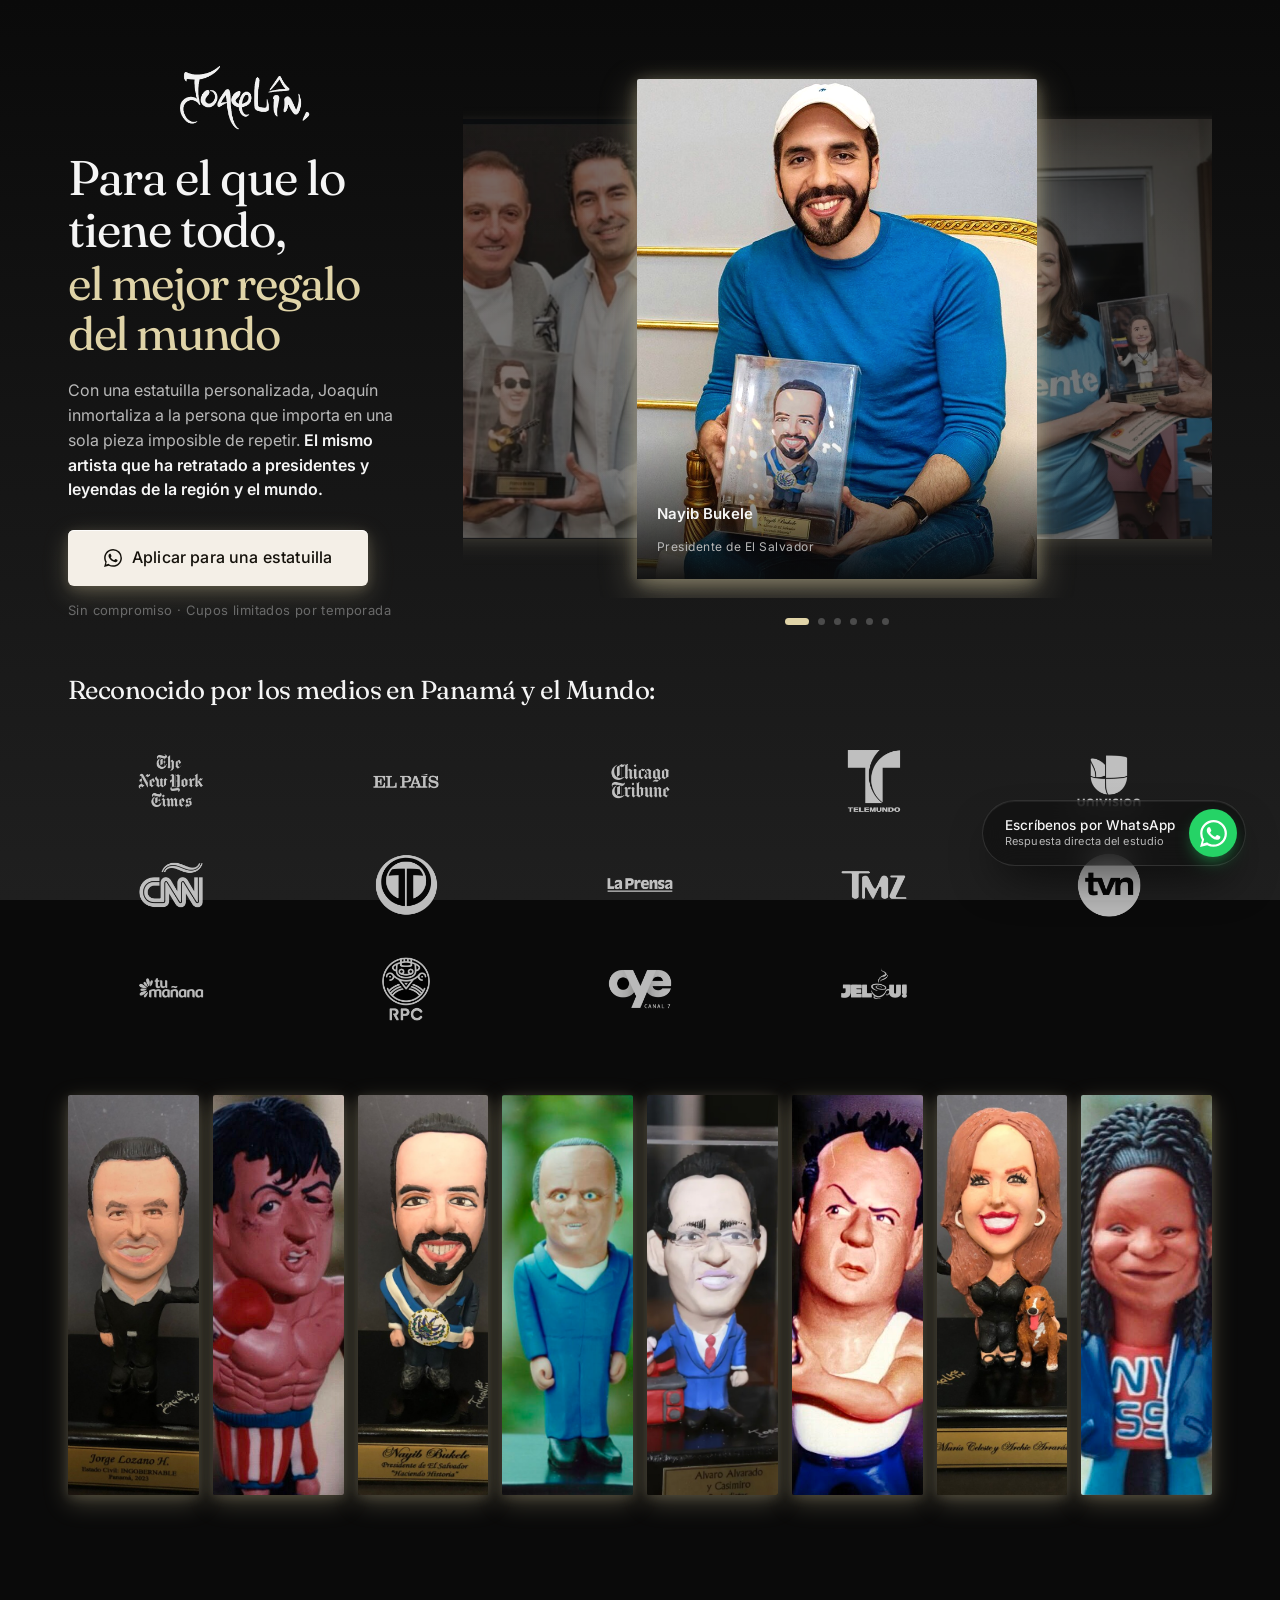
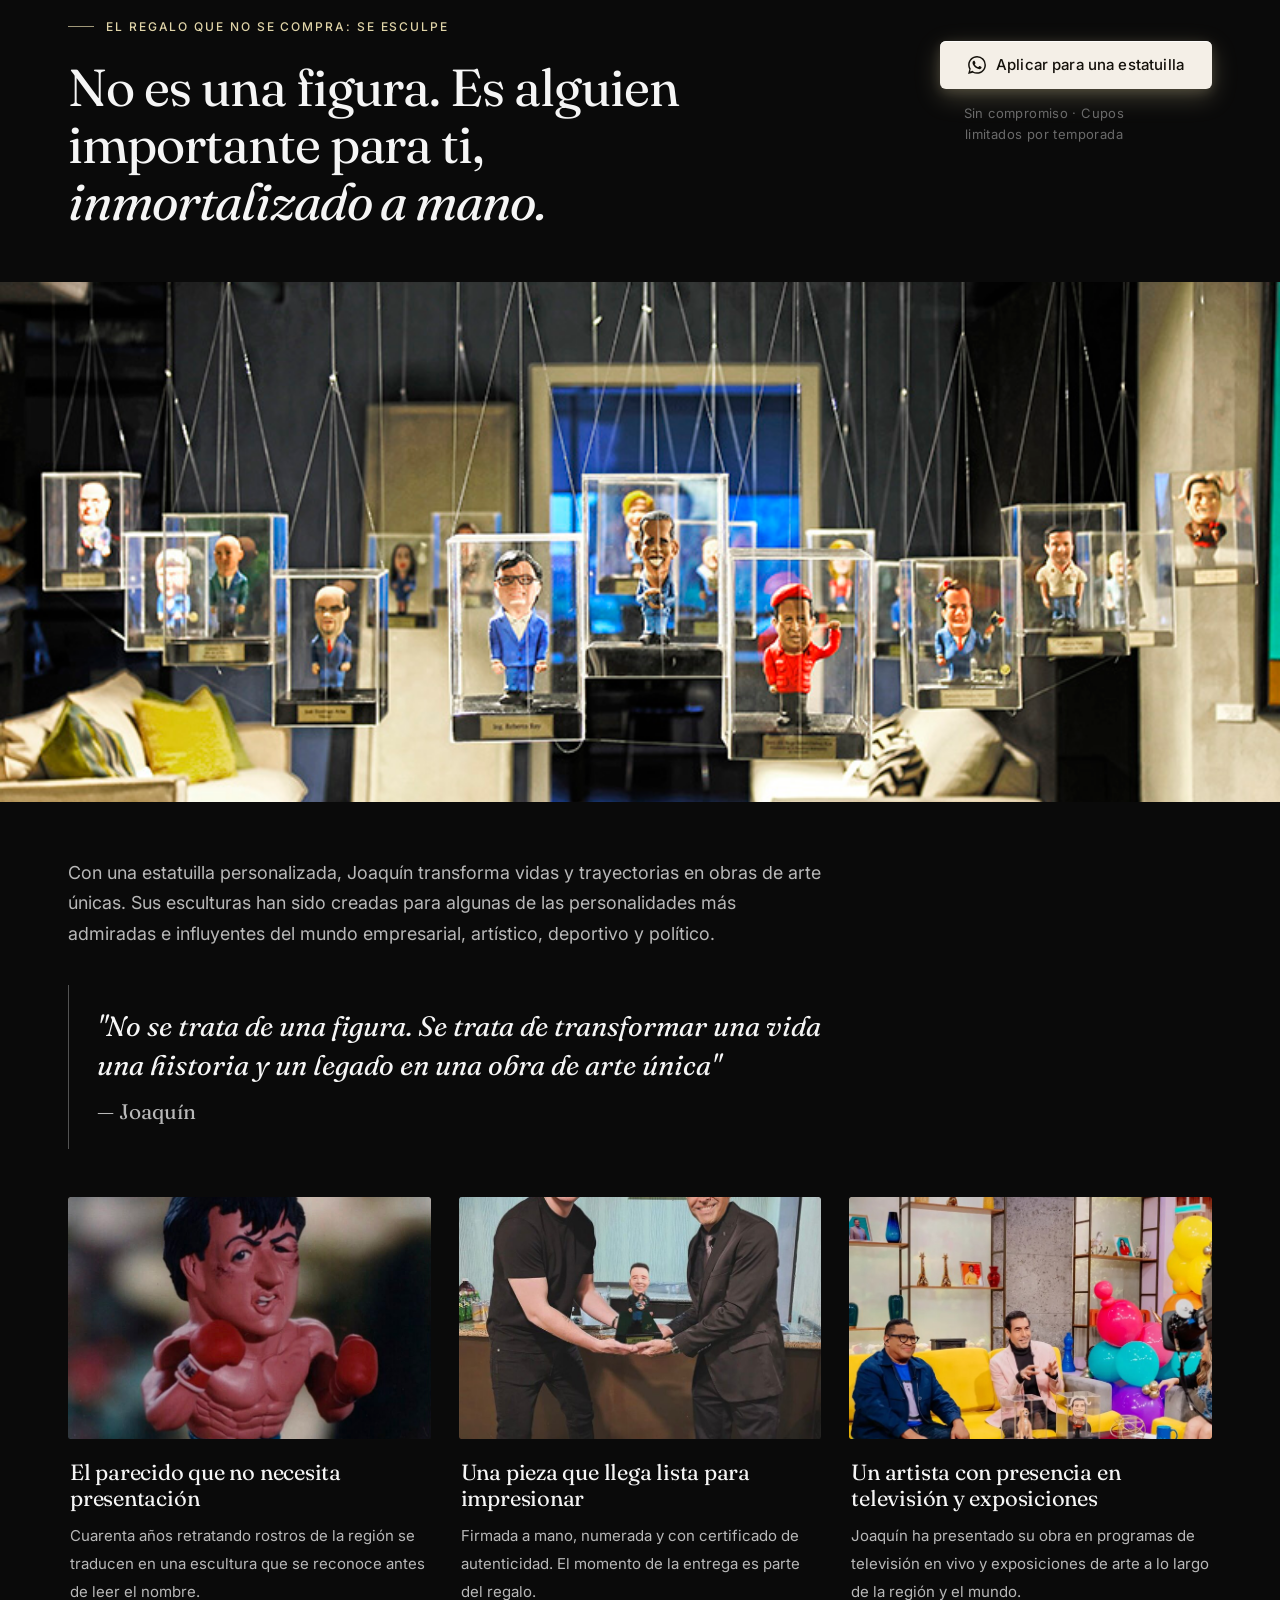
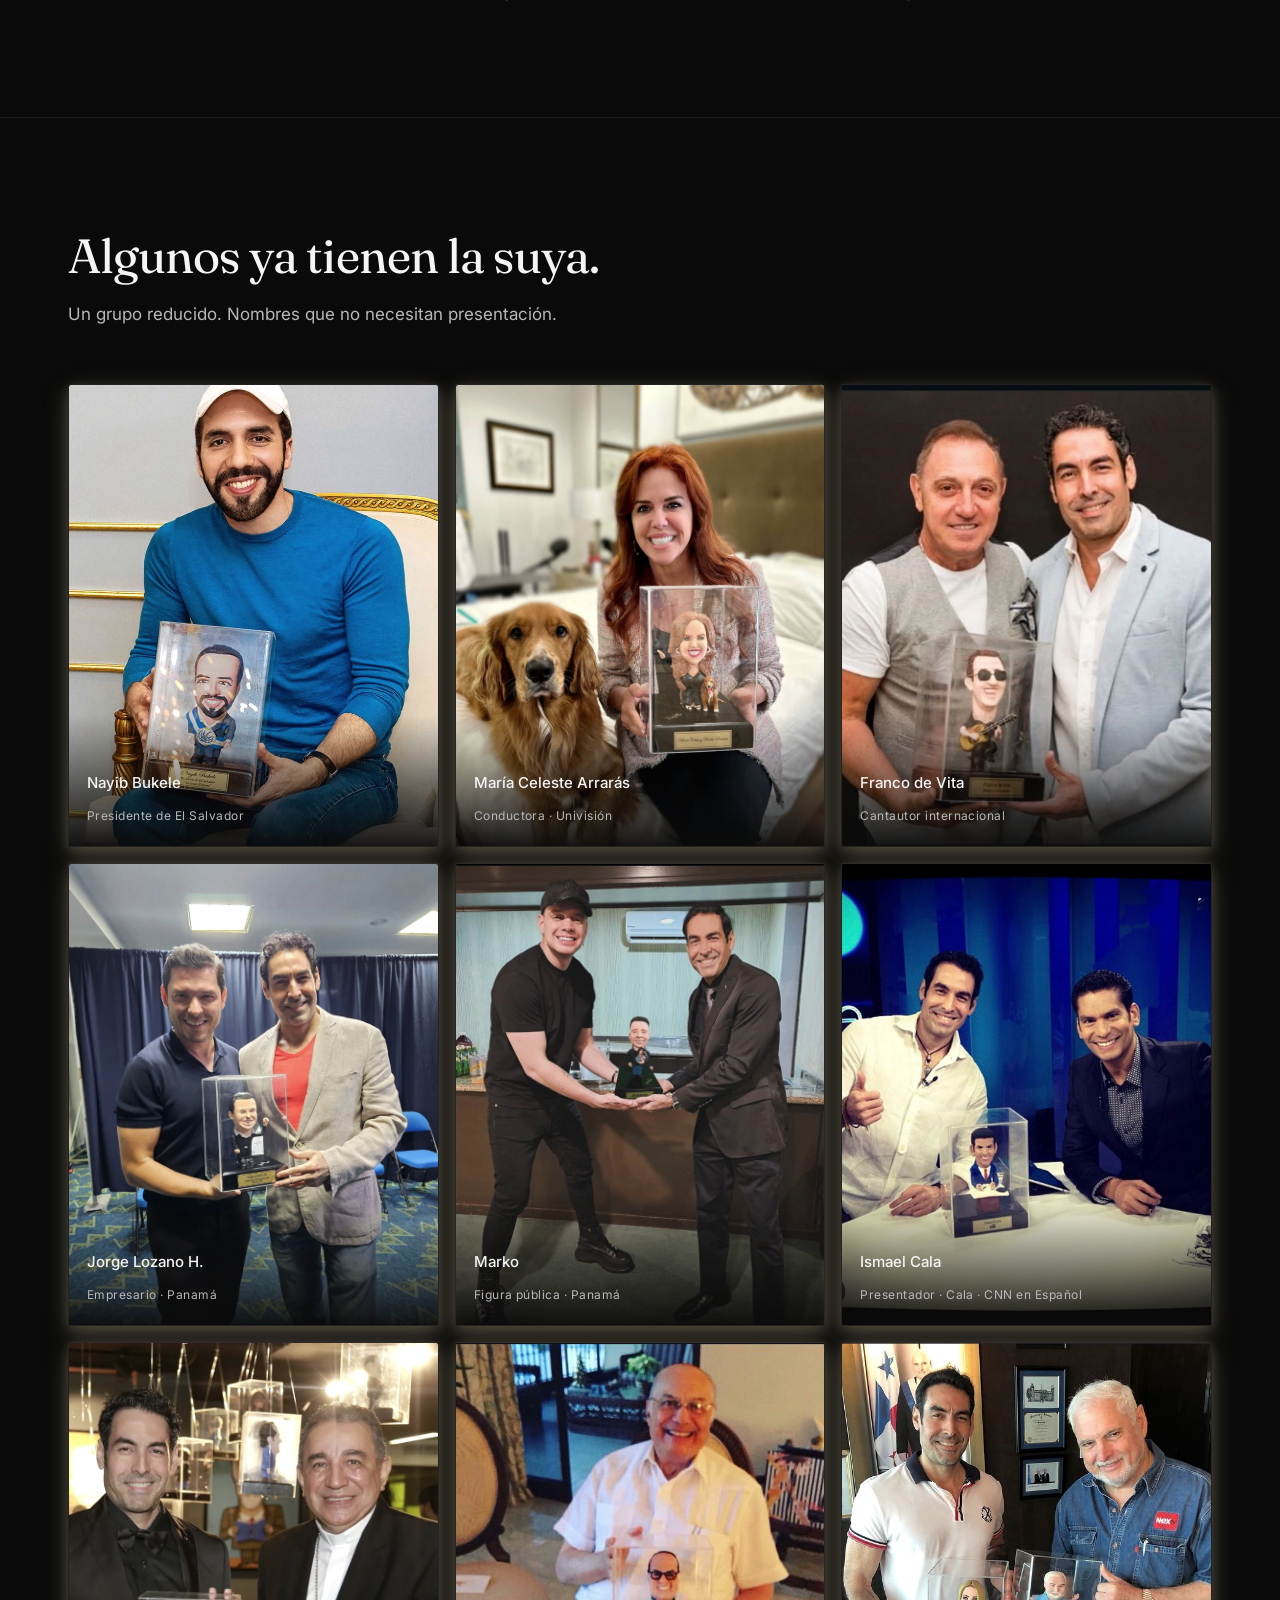
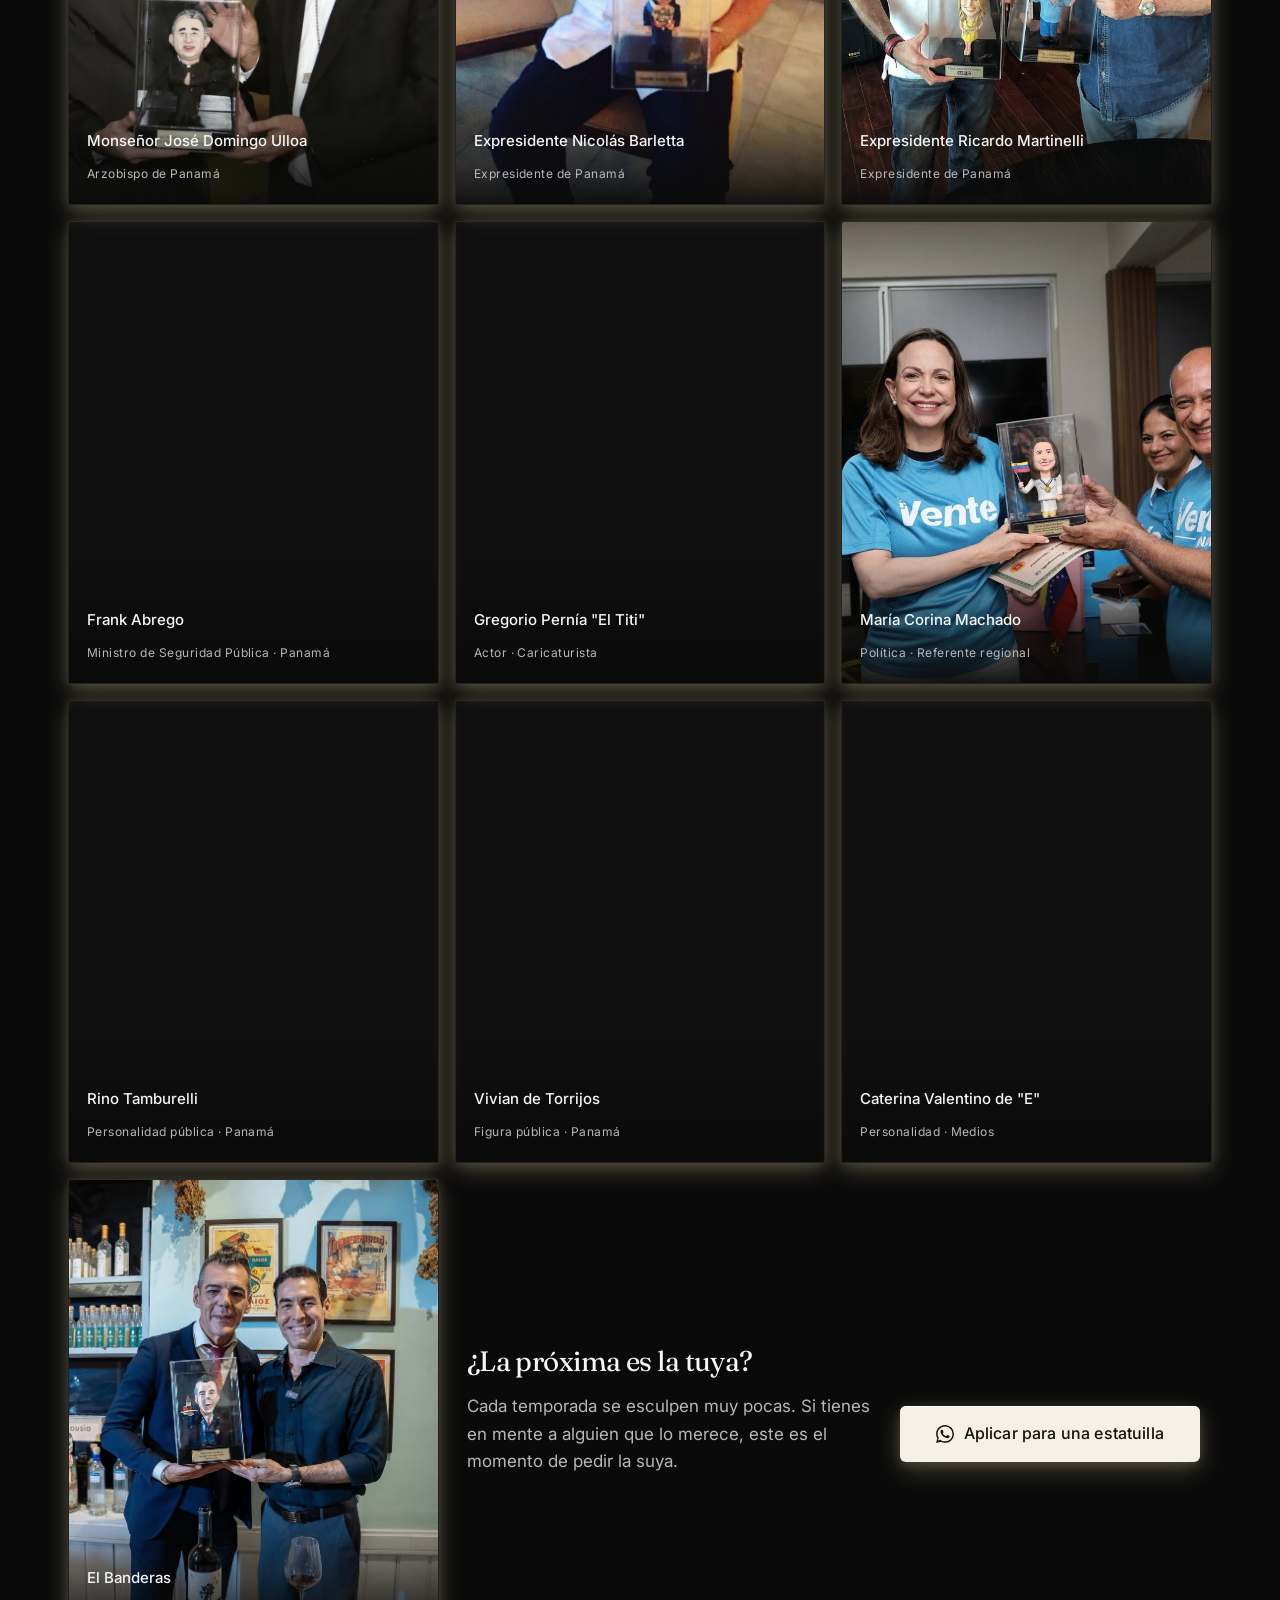
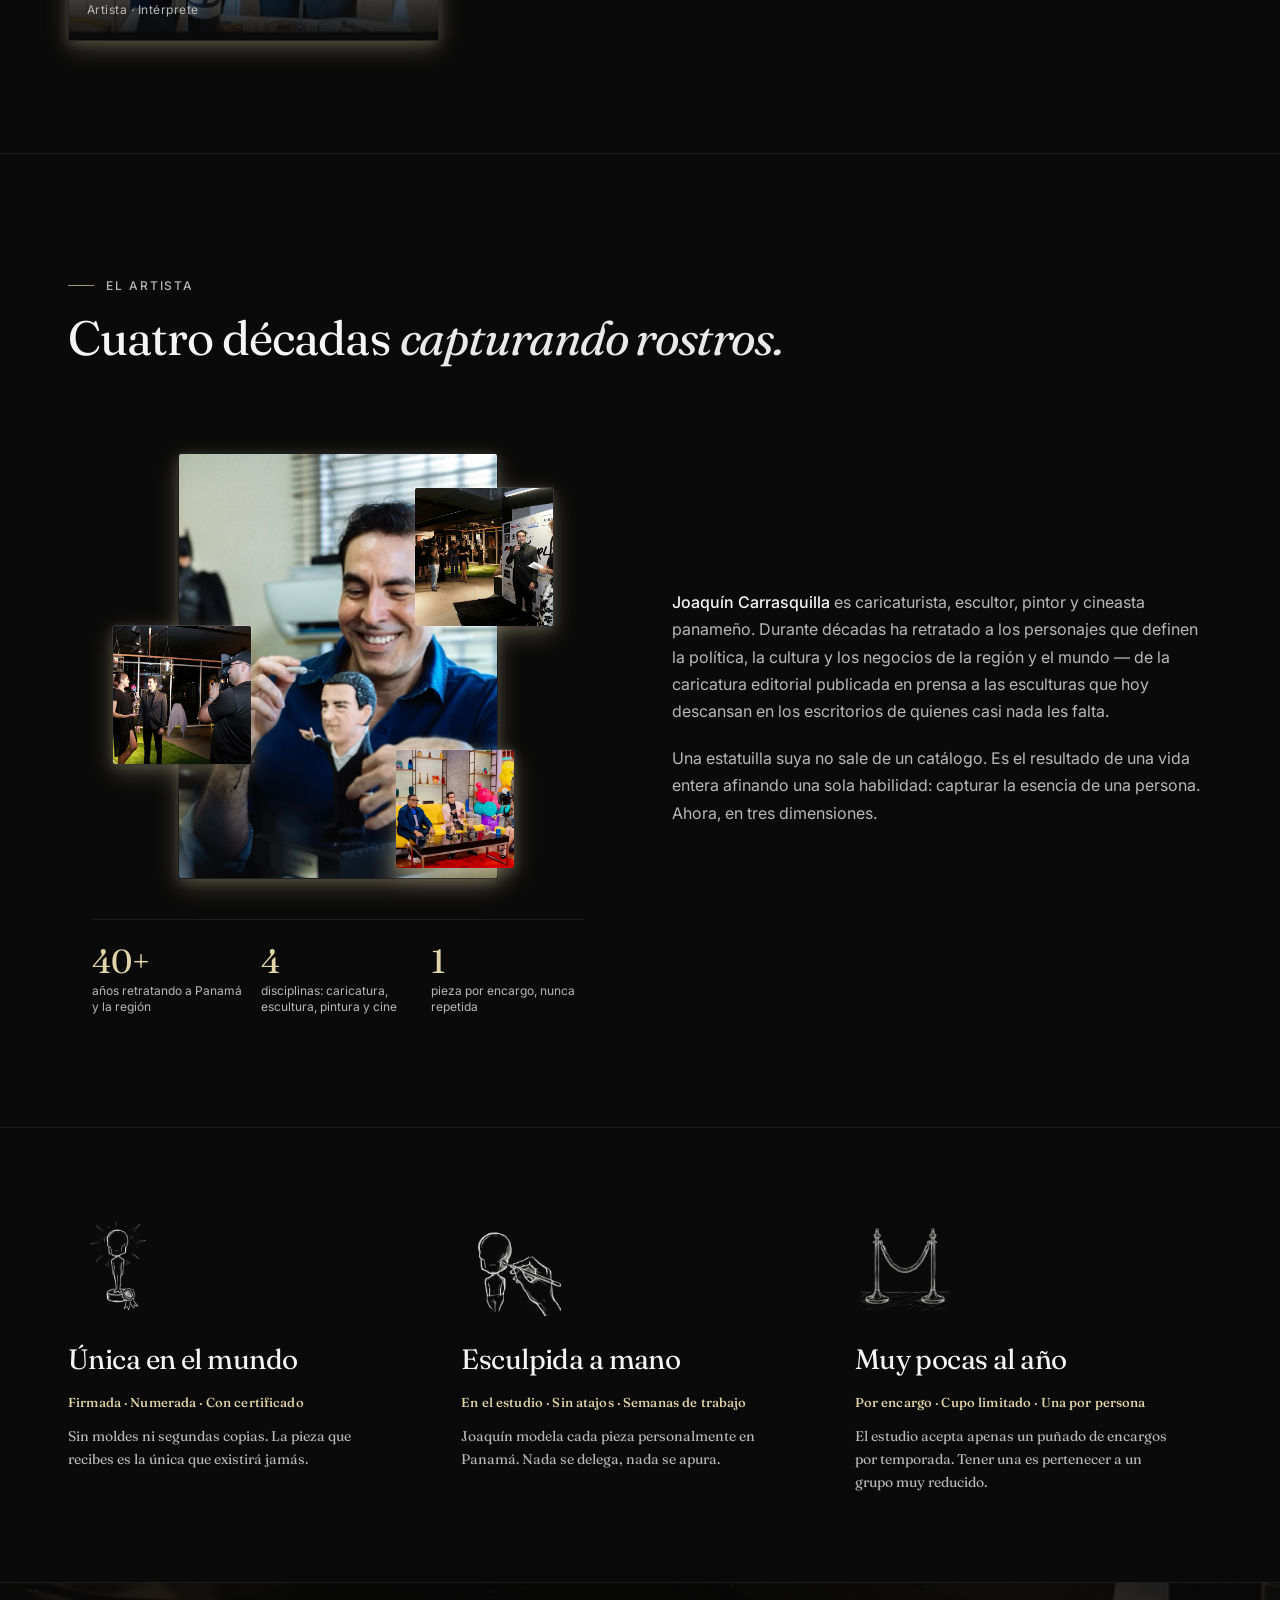
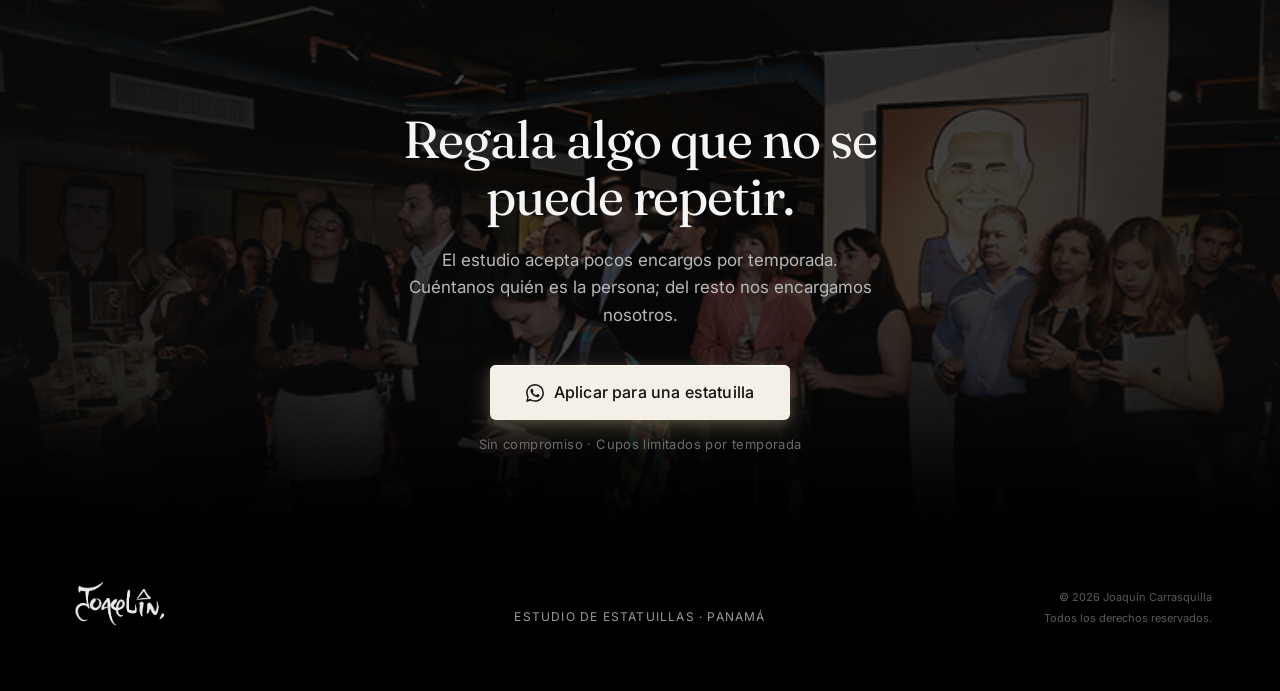
<file: index.html>
<!doctype html>
<html lang="es">
<head>
  <meta charset="utf-8" />
  <meta name="viewport" content="width=device-width, initial-scale=1" />
  <title>Joaquín Carrasquilla — Estatuillas esculpidas a mano, por encargo</title>
  <meta name="description" content="Una escultura del rostro que importa, esculpida a mano por Joaquín Carrasquilla, el artista que ha retratado a presidentes y figuras de la región. Pieza única, firmada y numerada. Por encargo." />

  <link rel="preconnect" href="https://fonts.googleapis.com">
  <link rel="preconnect" href="https://fonts.gstatic.com" crossorigin>
  <link href="https://fonts.googleapis.com/css2?family=Inter:wght@300;400;500;600&family=Fraunces:ital,opsz,wght@0,9..144,400;0,9..144,500;1,9..144,400;1,9..144,500&display=swap" rel="stylesheet">

  <!-- Preload the hero LCP image so it paints fast -->
  <link rel="preload" as="image" href="assets/cliente-con-estatuilla/IMG_2627-e7383acf-987b-4b31-b4e6-dbb208cc5019.png" fetchpriority="high" />

  <link rel="stylesheet" href="styles.css" />
</head>
<body class="page-whatsapp">

  <!-- HEADER (shown on mobile/tablet; desktop uses the in-hero logo) -->
  <header class="site-header site-header--mobilelogo">
    <div class="header-inner">
      <a class="logo" href="#top" aria-label="Joaquín Carrasquilla — inicio">
        <img src="assets/logo-3.png" alt="Joaquín Carrasquilla" width="281" height="126" fetchpriority="high" decoding="async" />
      </a>
    </div>
  </header>

  <!-- HERO -->
  <section id="top" class="hero" aria-label="Presentación">
    <div class="hero-inner container">
      <div class="hero-content">
        <a class="logo" href="#top" aria-label="Joaquín Carrasquilla — inicio">
          <img src="assets/logo-3.png" alt="Joaquín Carrasquilla" width="281" height="126" fetchpriority="high" decoding="async" />
        </a>
        <h1 class="hero-title">
          Para el que lo tiene todo,<br />
          <span class="text-gold">el mejor regalo del mundo</span>
        </h1>
        <p class="hero-sub">
          Con una estatuilla personalizada, Joaquín inmortaliza a la persona que importa
          en una sola pieza imposible de repetir.
          <strong>El mismo artista que ha retratado a presidentes y leyendas de la región y el mundo.</strong>
        </p>
        <a class="btn btn-hero" href="https://wa.me/50760000000?text=Hola%2C%20me%20interesa%20encargar%20una%20estatuilla%20personalizada%20con%20Joaqu%C3%ADn%20Carrasquilla." target="_blank" rel="noopener">
          <span class="btn-label">Aplicar para una estatuilla</span>
        </a>
        <p class="cta-note">Sin compromiso · Cupos limitados por temporada</p>
      </div>

      <div class="hero-carousel" aria-label="Galería de estatuillas">
        <div class="hero-slideshow">
          <figure class="hero-slide">
            <img src="assets/cliente-con-estatuilla/IMG_2627-e7383acf-987b-4b31-b4e6-dbb208cc5019.png" alt="Nayib Bukele con su estatuilla" fetchpriority="high" decoding="async" />
            <figcaption>
              <strong>Nayib Bukele</strong>
              <span>Presidente de El Salvador</span>
            </figcaption>
          </figure>
          <figure class="hero-slide">
            <img src="assets/cliente-con-estatuilla/Maria Corina Machado.jpeg" alt="María Corina Machado con su estatuilla" fetchpriority="low" decoding="async" />
            <figcaption>
              <strong>María Corina Machado</strong>
              <span>Política · Referente regional</span>
            </figcaption>
          </figure>
          <figure class="hero-slide">
            <img src="assets/cliente-con-estatuilla/Mis_esculturas__reunidas_en_un_mismo_espacio._Cada_pieza_con_su_historia__cada_detalle_con_su_r-2-c04f47b6-1784-4fe5-88b1-f902768b5a1e.png" alt="Monseñor Ulloa con su estatuilla en exposición" fetchpriority="low" decoding="async" />
            <figcaption>
              <strong>Monseñor José Domingo Ulloa</strong>
              <span>Arzobispo de Panamá</span>
            </figcaption>
          </figure>
          <figure class="hero-slide">
            <img src="assets/cliente-con-estatuilla/IMG_2630-4d0dea5f-8acf-4399-ab27-2319d4a610f1.png" alt="Ismael Cala con su estatuilla en Cala CNN" fetchpriority="low" decoding="async" />
            <figcaption>
              <strong>Ismael Cala</strong>
              <span>Presentador · Cala · CNN en Español</span>
            </figcaption>
          </figure>
          <figure class="hero-slide">
            <img src="assets/cliente-con-estatuilla/IMG_2628-bec510d0-ad0a-4d97-8ea1-d12f23ac2057.png" alt="María Celeste con su estatuilla" fetchpriority="low" decoding="async" />
            <figcaption>
              <strong>María Celeste Arrarás</strong>
              <span>Conductora · Univisión</span>
            </figcaption>
          </figure>
          <figure class="hero-slide">
            <img src="assets/cliente-con-estatuilla/Franco-deVita.jpeg" alt="Franco de Vita con su estatuilla" fetchpriority="low" decoding="async" />
            <figcaption>
              <strong>Franco de Vita</strong>
              <span>Cantautor internacional</span>
            </figcaption>
          </figure>
        </div>
      </div>
    </div>
  </section>

  <!-- AS SEEN ON -->
  <section class="seen-on" aria-label="Visto en medios">
    <div class="container">
      <p class="seen-on__label">Reconocido por los medios en Panamá y el Mundo:</p>
      <ul class="seen-on__grid">
        <li><img src="assets/media-logos/2-5.png" alt="The New York Times" width="120" height="48" loading="lazy" decoding="async" /></li>
        <li><img src="assets/media-logos/2-6.png" alt="El País" width="120" height="48" loading="lazy" decoding="async" /></li>
        <li><img src="assets/media-logos/2-4.png" alt="Chicago Tribune" width="120" height="48" loading="lazy" decoding="async" /></li>
        <li><img src="assets/media-logos/2-7.png" alt="Telemundo" width="120" height="48" loading="lazy" decoding="async" /></li>
        <li><img src="assets/media-logos/2-8.png" alt="Univisión" width="120" height="48" loading="lazy" decoding="async" /></li>
        <li><img src="assets/media-logos/6.png" alt="CNN en Español" width="120" height="48" loading="lazy" decoding="async" /></li>
        <li><img src="assets/media-logos/1.png" alt="Telemetro" width="120" height="48" loading="lazy" decoding="async" /></li>
        <li><img src="assets/media-logos/5.png" alt="La Prensa" width="120" height="48" loading="lazy" decoding="async" /></li>
        <li><img src="assets/media-logos/4.png" alt="TMZ" width="120" height="48" loading="lazy" decoding="async" /></li>
        <li><img src="assets/media-logos/2.png" alt="TVN" width="120" height="48" loading="lazy" decoding="async" /></li>
        <li><img src="assets/media-logos/7.png" alt="Tu Mañana" width="120" height="48" loading="lazy" decoding="async" /></li>
        <li><img src="assets/media-logos/8.png" alt="RPC" width="120" height="48" loading="lazy" decoding="async" /></li>
        <li><img src="assets/media-logos/9.png" alt="OYE Canal 7" width="120" height="48" loading="lazy" decoding="async" /></li>
        <li><img src="assets/media-logos/3.png" alt="Jelou!" width="120" height="48" loading="lazy" decoding="async" /></li>
      </ul>
    </div>
  </section>

  <!-- SCULPTURE STRIP -->
  <section class="sculpt-strip-section" aria-label="Esculturas esculpidas a mano">
    <div class="container">
      <ul class="sculpt-strip">
        <li class="sculpt-strip__item"><img src="assets/estatuilla-sola/IMG_2632-35d587b5-4e0b-45d2-9307-9f7c1fdc1393.png" alt="Estatuilla de Jorge Lozano H." width="300" height="400" loading="lazy" decoding="async" /></li>
        <li class="sculpt-strip__item sculpt-strip__item--mobile"><img src="assets/estatuilla-sola/escultura-rocky.jpeg" alt="Escultura caricatura de Rocky Balboa" width="300" height="400" loading="lazy" decoding="async" /></li>
        <li class="sculpt-strip__item"><img src="assets/estatuilla-sola/IMG_2633-0593293c-0584-4aa1-981b-858188f16f3b.png" alt="Estatuilla de Nayib Bukele" width="300" height="400" loading="lazy" decoding="async" /></li>
        <li class="sculpt-strip__item"><img src="assets/estatuilla-sola/escultura-hopkins.jpeg" alt="Escultura caricatura de Anthony Hopkins" width="300" height="400" loading="lazy" decoding="async" /></li>
        <li class="sculpt-strip__item"><img src="assets/estatuilla-sola/Mis_esculturas__reunidas_en_un_mismo_espacio._Cada_pieza_con_su_historia__cada_detalle_con_su_r-5-7283a736-3148-4349-a7e0-1f55900a8224.png" alt="Estatuilla de Álvaro Alvarado y Casimiro" width="300" height="400" loading="lazy" decoding="async" /></li>
        <li class="sculpt-strip__item sculpt-strip__item--mobile"><img src="assets/estatuilla-sola/escultura-willis.jpeg" alt="Escultura caricatura de Bruce Willis" width="300" height="400" loading="lazy" decoding="async" /></li>
        <li class="sculpt-strip__item"><img src="assets/estatuilla-sola/IMG_2634-b5064332-3b4e-409b-bf73-21cee9136ae9.png" alt="Estatuilla de María Celeste Arrarás" width="300" height="400" loading="lazy" decoding="async" /></li>
        <li class="sculpt-strip__item sculpt-strip__item--mobile"><img src="assets/estatuilla-sola/escultura-whoopi.jpeg" alt="Escultura caricatura de Whoopi Goldberg" width="300" height="400" loading="lazy" decoding="async" /></li>
      </ul>
    </div>
  </section>

  <!-- MAIN COPY -->
  <section class="story">
    <div class="container story-inner story-inner--wide">
      <div class="story-intro">
        <div class="story-intro__copy">
          <p class="story-kicker">El regalo que no se compra: se esculpe</p>
          <h2 class="story-title">No es una figura. Es alguien importante para ti, <em>inmortalizado a mano.</em></h2>
        </div>
        <div class="story-intro__action">
          <a class="btn btn-hero" href="https://wa.me/50760000000?text=Hola%2C%20me%20interesa%20encargar%20una%20estatuilla%20personalizada%20con%20Joaqu%C3%ADn%20Carrasquilla." target="_blank" rel="noopener">
            <span class="btn-label">Aplicar para una estatuilla</span>
          </a>
          <p class="cta-note">Sin compromiso · Cupos limitados por temporada</p>
        </div>
      </div>
    </div>

    <figure class="story-banner" aria-hidden="true">
      <img
        src="assets/expocision/esculturas_colgadas_expo-9c81c54c-c527-4c65-b3d5-cafd2fafb744.png"
        alt=""
        loading="lazy" decoding="async"
      />
    </figure>

    <div class="container story-inner story-inner--wide">
      <div class="story-body">
        <p>
          Con una estatuilla personalizada, Joaquín transforma vidas y trayectorias en obras de arte únicas. Sus esculturas han sido creadas para algunas de las personalidades
          más admiradas e influyentes del mundo empresarial, artístico, deportivo y político.
        </p>
        <p class="story-pull">
          "No se trata de una figura. Se trata de transformar una vida una historia y un legado en una obra de arte única"<br />
          <span class="story-pull__attribution">— Joaquín</span>
        </p>
      </div>

      <ul class="story-points" aria-label="Por qué es diferente">
        <li class="story-point">
          <div class="story-point__media">
            <img src="assets/estatuilla-sola/escultura-rocky.jpeg" alt="Estatuilla esculpida a mano por Joaquín Carrasquilla" loading="lazy" decoding="async" />
          </div>
          <div class="story-point__copy">
            <strong>El parecido que no necesita presentación</strong>
            <span>Cuarenta años retratando rostros de la región se traducen en una escultura que se reconoce antes de leer el nombre.</span>
          </div>
        </li>
        <li class="story-point">
          <div class="story-point__media">
            <img src="assets/cliente-con-estatuilla/IMG_2631-c5213967-e4c7-443c-9366-b4a86f2693a8.png" alt="Entrega de estatuilla de Marko" loading="lazy" decoding="async" />
          </div>
          <div class="story-point__copy">
            <strong>Una pieza que llega lista para impresionar</strong>
            <span>Firmada a mano, numerada y con certificado de autenticidad. El momento de la entrega es parte del regalo.</span>
          </div>
        </li>
        <li class="story-point">
          <div class="story-point__media">
            <img src="assets/joaquin-en-vivo/Gracias_a__jeloutvn_por_la_invitacio_n_y_a__eddyvasquezwao___nathygonzalez7_y__adrisininsta_por_-8d13ff79-414c-4a55-bda4-de28b7d63c16.png" alt="Joaquín presentando sus esculturas en televisión en vivo" loading="lazy" decoding="async" />
          </div>
          <div class="story-point__copy">
            <strong>Un artista con presencia en televisión y exposiciones</strong>
            <span>Joaquín ha presentado su obra en programas de televisión en vivo y exposiciones de arte a lo largo de la región y el mundo.</span>
          </div>
        </li>
      </ul>
    </div>
  </section>

  <!-- SOCIAL PROOF -->
  <section id="galeria" class="proof" aria-label="Quién ya tiene la suya">
    <div class="container">
      <header class="section-head">
        <h2 class="section-title">Algunos ya tienen la suya.</h2>
        <p class="section-lead">Un grupo reducido. Nombres que no necesitan presentación.</p>
      </header>

      <div class="proof-grid">
        <figure class="proof-card">
          <img src="assets/cliente-con-estatuilla/IMG_2627-e7383acf-987b-4b31-b4e6-dbb208cc5019.png" alt="Nayib Bukele con su estatuilla" loading="lazy" decoding="async" />
          <figcaption>
            <strong>Nayib Bukele</strong>
            <span>Presidente de El Salvador</span>
          </figcaption>
        </figure>
        <figure class="proof-card">
          <img src="assets/cliente-con-estatuilla/IMG_2628-bec510d0-ad0a-4d97-8ea1-d12f23ac2057.png" alt="María Celeste con su estatuilla" loading="lazy" decoding="async" />
          <figcaption>
            <strong>María Celeste Arrarás</strong>
            <span>Conductora · Univisión</span>
          </figcaption>
        </figure>
        <figure class="proof-card">
          <img src="assets/cliente-con-estatuilla/Franco-deVita.jpeg" alt="Franco de Vita con su estatuilla" loading="lazy" decoding="async" />
          <figcaption>
            <strong>Franco de Vita</strong>
            <span>Cantautor internacional</span>
          </figcaption>
        </figure>
        <figure class="proof-card">
          <img src="assets/cliente-con-estatuilla/IMG_2629-5e791392-01d3-4bed-9afb-c70bd09bcc63.png" alt="Jorge Lozano con su estatuilla" loading="lazy" decoding="async" />
          <figcaption>
            <strong>Jorge Lozano H.</strong>
            <span>Empresario · Panamá</span>
          </figcaption>
        </figure>
        <figure class="proof-card">
          <img src="assets/cliente-con-estatuilla/IMG_2631-c5213967-e4c7-443c-9366-b4a86f2693a8.png" alt="Entrega de estatuilla MARKO" loading="lazy" decoding="async" />
          <figcaption>
            <strong>Marko</strong>
            <span>Figura pública · Panamá</span>
          </figcaption>
        </figure>
        <figure class="proof-card">
          <img src="assets/cliente-con-estatuilla/IMG_2630-4d0dea5f-8acf-4399-ab27-2319d4a610f1.png" alt="Ismael Cala con su estatuilla" loading="lazy" decoding="async" />
          <figcaption>
            <strong>Ismael Cala</strong>
            <span>Presentador · Cala · CNN en Español</span>
          </figcaption>
        </figure>

        <figure class="proof-card proof-card--wide">
          <img src="assets/cliente-con-estatuilla/Mis_esculturas__reunidas_en_un_mismo_espacio._Cada_pieza_con_su_historia__cada_detalle_con_su_r-2-c04f47b6-1784-4fe5-88b1-f902768b5a1e.png" alt="Monseñor Ulloa con su estatuilla en exposición" loading="lazy" decoding="async" />
          <figcaption>
            <strong>Monseñor José Domingo Ulloa</strong>
            <span>Arzobispo de Panamá</span>
          </figcaption>
        </figure>

        <figure class="proof-card">
          <img src="assets/cliente-con-estatuilla/Expresidente Nicolás Barletta.jpeg" alt="Expresidente Nicolás Barletta con su estatuilla" loading="lazy" decoding="async" />
          <figcaption>
            <strong>Expresidente Nicolás Barletta</strong>
            <span>Expresidente de Panamá</span>
          </figcaption>
        </figure>

        <figure class="proof-card">
          <img src="assets/cliente-con-estatuilla/Expresidente Ricardo Martinelli.jpeg" alt="Expresidente Ricardo Martinelli con su estatuilla" loading="lazy" decoding="async" />
          <figcaption>
            <strong>Expresidente Ricardo Martinelli</strong>
            <span>Expresidente de Panamá</span>
          </figcaption>
        </figure>

        <figure class="proof-card">
          <img src="assets/cliente-con-estatuilla/Frank Abrego Ministro de Seguridad Pública.jpeg" alt="Frank Abrego con su estatuilla" loading="lazy" decoding="async" />
          <figcaption>
            <strong>Frank Abrego</strong>
            <span>Ministro de Seguridad Pública · Panamá</span>
          </figcaption>
        </figure>

        <figure class="proof-card">
          <img src="assets/cliente-con-estatuilla/Gregorio Pernía El Titi.jpeg" alt="Gregorio Pernía El Titi con su estatuilla" loading="lazy" decoding="async" />
          <figcaption>
            <strong>Gregorio Pernía "El Titi"</strong>
            <span>Actor · Caricaturista</span>
          </figcaption>
        </figure>

        <figure class="proof-card">
          <img src="assets/cliente-con-estatuilla/Maria Corina Machado.jpeg" alt="María Corina Machado con su estatuilla" loading="lazy" decoding="async" />
          <figcaption>
            <strong>María Corina Machado</strong>
            <span>Política · Referente regional</span>
          </figcaption>
        </figure>

        <figure class="proof-card">
          <img src="assets/cliente-con-estatuilla/Rino Tamburelli.jpeg" alt="Rino Tamburelli con su estatuilla" loading="lazy" decoding="async" />
          <figcaption>
            <strong>Rino Tamburelli</strong>
            <span>Personalidad pública · Panamá</span>
          </figcaption>
        </figure>

        <figure class="proof-card">
          <img src="assets/cliente-con-estatuilla/Vivian de Torrijos.jpeg" alt="Vivian de Torrijos con su estatuilla" loading="lazy" decoding="async" />
          <figcaption>
            <strong>Vivian de Torrijos</strong>
            <span>Figura pública · Panamá</span>
          </figcaption>
        </figure>

        <figure class="proof-card">
          <img src="assets/cliente-con-estatuilla/Caterina Valentino de E.jpeg" alt="Caterina Valentino de E con su estatuilla" loading="lazy" decoding="async" />
          <figcaption>
            <strong>Caterina Valentino de "E"</strong>
            <span>Personalidad · Medios</span>
          </figcaption>
        </figure>

        <figure class="proof-card">
          <img src="assets/cliente-con-estatuilla/El Banderas.jpeg" alt="El Banderas con su estatuilla" loading="lazy" decoding="async" />
          <figcaption>
            <strong>El Banderas</strong>
            <span>Artista · Intérprete</span>
          </figcaption>
        </figure>

        <div class="proof-cta">
          <h3 class="proof-cta__title">¿La próxima es la tuya?</h3>
          <div class="proof-cta__row">
            <p class="proof-cta__text">
              Cada temporada se esculpen muy pocas. Si tienes en mente a alguien que lo merece, este es el momento de pedir la suya.
            </p>
            <a class="btn btn-hero" href="https://wa.me/50760000000?text=Hola%2C%20me%20interesa%20encargar%20una%20estatuilla%20personalizada%20con%20Joaqu%C3%ADn%20Carrasquilla." target="_blank" rel="noopener">
              <span class="btn-label">Aplicar para una estatuilla</span>
            </a>
          </div>
        </div>
      </div>
    </div>
  </section>

  <!-- ARTIST -->
  <section class="artist" aria-label="Sobre el artista">
    <div class="container">
      <header class="section-head">
        <p class="section-eyebrow">El artista</p>
        <h2 class="section-title">Cuatro décadas <em>capturando rostros.</em></h2>
      </header>

      <div class="artist-layout">
        <div class="artist-visual">
          <div class="artist-collage">
            <figure class="artist-main">
              <img
                src="assets/joaquin-trabajando/Screenshot 2026-05-20 at 11.42.10 AM.png"
                alt="Joaquín Carrasquilla esculpiendo una estatuilla en su estudio"
                loading="lazy" decoding="async"
              />
            </figure>
            <figure class="artist-inset artist-inset--1">
              <img
                src="assets/joaquin-en-vivo/joako_expo_hablando_publico_atento_expo_addison-1f5ad973-8ae1-4104-9588-5958aeaedfd5.png"
                alt="Joaquín presentando en exposición Addison"
                loading="lazy" decoding="async"
              />
            </figure>
            <figure class="artist-inset artist-inset--2">
              <img
                src="assets/joaquin-en-vivo/joako_entrevista_addison_expo-15bf9979-554d-4e6a-a122-bf63397048c1.png"
                alt="Joaquín en entrevista en exposición"
                loading="lazy" decoding="async"
              />
            </figure>
            <figure class="artist-inset artist-inset--3">
              <img
                src="assets/joaquin-en-vivo/Gracias_a__jeloutvn_por_la_invitacio_n_y_a__eddyvasquezwao___nathygonzalez7_y__adrisininsta_por_-8d13ff79-414c-4a55-bda4-de28b7d63c16.png"
                alt="Joaquín en aparición televisiva"
                loading="lazy" decoding="async"
              />
            </figure>
          </div>

          <ul class="artist-stats" aria-label="Datos del artista">
            <li>
              <strong>40+</strong>
              <span>años retratando a Panamá y la región</span>
            </li>
            <li>
              <strong>4</strong>
              <span>disciplinas: caricatura, escultura, pintura y cine</span>
            </li>
            <li>
              <strong>1</strong>
              <span>pieza por encargo, nunca repetida</span>
            </li>
          </ul>
        </div>

        <div class="artist-copy">
          <p>
            <strong>Joaquín Carrasquilla</strong> es caricaturista, escultor, pintor y cineasta panameño.
            Durante décadas ha retratado a los personajes que definen la política, la cultura y los negocios
            de la región y el mundo — de la caricatura editorial publicada en prensa a las esculturas que hoy
            descansan en los escritorios de quienes casi nada les falta.
          </p>

          <p>
            Una estatuilla suya no sale de un catálogo. Es el resultado de una vida entera afinando
            una sola habilidad: capturar la esencia de una persona. Ahora, en tres dimensiones.
          </p>
        </div>
      </div>
    </div>
  </section>

  <!-- TRUST BADGES -->
  <section class="trust" aria-label="Garantías del estudio">
    <div class="container">
      <div class="trust-grid">

        <article class="trust-badge">
          <div class="trust-badge__icon" aria-hidden="true">
            <img src="assets/trust-icons/unique.png" alt="" width="100" height="100" loading="lazy" decoding="async" />
          </div>
          <h3 class="trust-badge__title">Única en el mundo</h3>
          <p class="trust-badge__tags">Firmada · Numerada · Con certificado</p>
          <p class="trust-badge__text">Sin moldes ni segundas copias. La pieza que recibes es la única que existirá jamás.</p>
        </article>

        <article class="trust-badge">
          <div class="trust-badge__icon" aria-hidden="true">
            <img src="assets/trust-icons/hand-made.png" alt="" width="100" height="100" loading="lazy" decoding="async" />
          </div>
          <h3 class="trust-badge__title">Esculpida a mano</h3>
          <p class="trust-badge__tags">En el estudio · Sin atajos · Semanas de trabajo</p>
          <p class="trust-badge__text">Joaquín modela cada pieza personalmente en Panamá. Nada se delega, nada se apura.</p>
        </article>

        <article class="trust-badge">
          <div class="trust-badge__icon" aria-hidden="true">
            <img src="assets/trust-icons/exclusive.png" alt="" width="100" height="100" loading="lazy" decoding="async" />
          </div>
          <h3 class="trust-badge__title">Muy pocas al año</h3>
          <p class="trust-badge__tags">Por encargo · Cupo limitado · Una por persona</p>
          <p class="trust-badge__text">El estudio acepta apenas un puñado de encargos por temporada. Tener una es pertenecer a un grupo muy reducido.</p>
        </article>

      </div>
    </div>
  </section>

  <!-- FINAL CTA + FOOTER -->
  <section class="cta-band cta-band--closing" aria-label="Llamado a la acción">
    <div class="cta-band__bg">
      <img
        src="assets/expocision/gente_en_expo_addison-1b108e00-6ac4-42f6-a2d3-d2f6da8dff81.png"
        alt=""
        aria-hidden="true"
        loading="lazy" decoding="async"
      />
    </div>
    <div class="cta-band__scrim"></div>
    <div class="container cta-band__content">
      <h2 class="cta-band__title">Regala algo que no se puede repetir.</h2>
      <p class="cta-band__text">
        El estudio acepta pocos encargos por temporada.
        Cuéntanos quién es la persona; del resto nos encargamos nosotros.
      </p>
      <a class="btn btn-cta-band" href="https://wa.me/50760000000?text=Hola%2C%20me%20interesa%20encargar%20una%20estatuilla%20personalizada%20con%20Joaqu%C3%ADn%20Carrasquilla." target="_blank" rel="noopener">
        <span class="btn-label">Aplicar para una estatuilla</span>
      </a>
      <p class="cta-note">Sin compromiso · Cupos limitados por temporada</p>
    </div>

    <footer class="site-footer site-footer--closing">
      <div class="site-footer__fade" aria-hidden="true"></div>
      <div class="container site-footer__inner">
        <div class="site-footer__grid">
          <div class="site-footer__logo">
            <img src="assets/logo-3.png" alt="Joaquín Carrasquilla" width="180" height="81" loading="lazy" decoding="async" />
          </div>
          <div class="site-footer__center">
            <p>Estudio de estatuillas · Panamá</p>
          </div>
          <div class="site-footer__legal">
            <p>© 2026 Joaquín Carrasquilla</p>
            <p>Todos los derechos reservados.</p>
          </div>
        </div>
      </div>
    </footer>
  </section>

  <!-- FLOATING WHATSAPP -->
  <a
    class="wa-float"
    href="https://wa.me/50760000000?text=Hola%2C%20me%20interesa%20encargar%20una%20estatuilla%20personalizada%20con%20Joaqu%C3%ADn%20Carrasquilla."
    target="_blank"
    rel="noopener"
    aria-label="Escríbenos por WhatsApp"
  >
    <span class="wa-float__text">
      <span class="wa-float__label">Escríbenos por WhatsApp</span>
      <span class="wa-float__sub">Respuesta directa del estudio</span>
    </span>
    <span class="wa-float__icon" aria-hidden="true">
      <svg viewBox="0 0 24 24" xmlns="http://www.w3.org/2000/svg">
        <path d="M.057 24l1.687-6.163a11.867 11.867 0 0 1-1.587-5.946C.16 5.335 5.495 0 12.05 0a11.817 11.817 0 0 1 8.413 3.488 11.824 11.824 0 0 1 3.48 8.414c-.003 6.557-5.338 11.892-11.893 11.892a11.9 11.9 0 0 1-5.688-1.448L.057 24zm6.597-3.807c1.676.995 3.276 1.591 5.392 1.592 5.448 0 9.886-4.434 9.889-9.885.002-5.462-4.415-9.89-9.881-9.892-5.452 0-9.887 4.434-9.889 9.884a9.86 9.86 0 0 0 1.51 5.26l-.999 3.648 3.978-1.115zm11.387-5.464c-.074-.124-.272-.198-.57-.347-.297-.149-1.758-.868-2.031-.967-.272-.099-.47-.149-.669.149-.198.297-.768.967-.941 1.165-.173.198-.347.223-.644.074-.297-.149-1.255-.462-2.39-1.475-.883-.788-1.48-1.761-1.653-2.059-.173-.297-.018-.458.13-.606.134-.133.297-.347.446-.521.151-.172.2-.296.3-.495.099-.198.05-.372-.025-.521-.075-.148-.669-1.611-.916-2.206-.242-.579-.487-.501-.669-.51l-.57-.01c-.198 0-.52.074-.792.372-.272.297-1.04 1.016-1.04 2.479 0 1.462 1.065 2.875 1.213 3.074.149.198 2.095 3.2 5.076 4.487.709.306 1.263.489 1.694.625.712.227 1.36.195 1.872.118.571-.085 1.758-.719 2.006-1.413.248-.694.248-1.289.173-1.413z"/>
      </svg>
    </span>
  </a>

  <script src="script.js"></script>
</body>
</html>
</file>
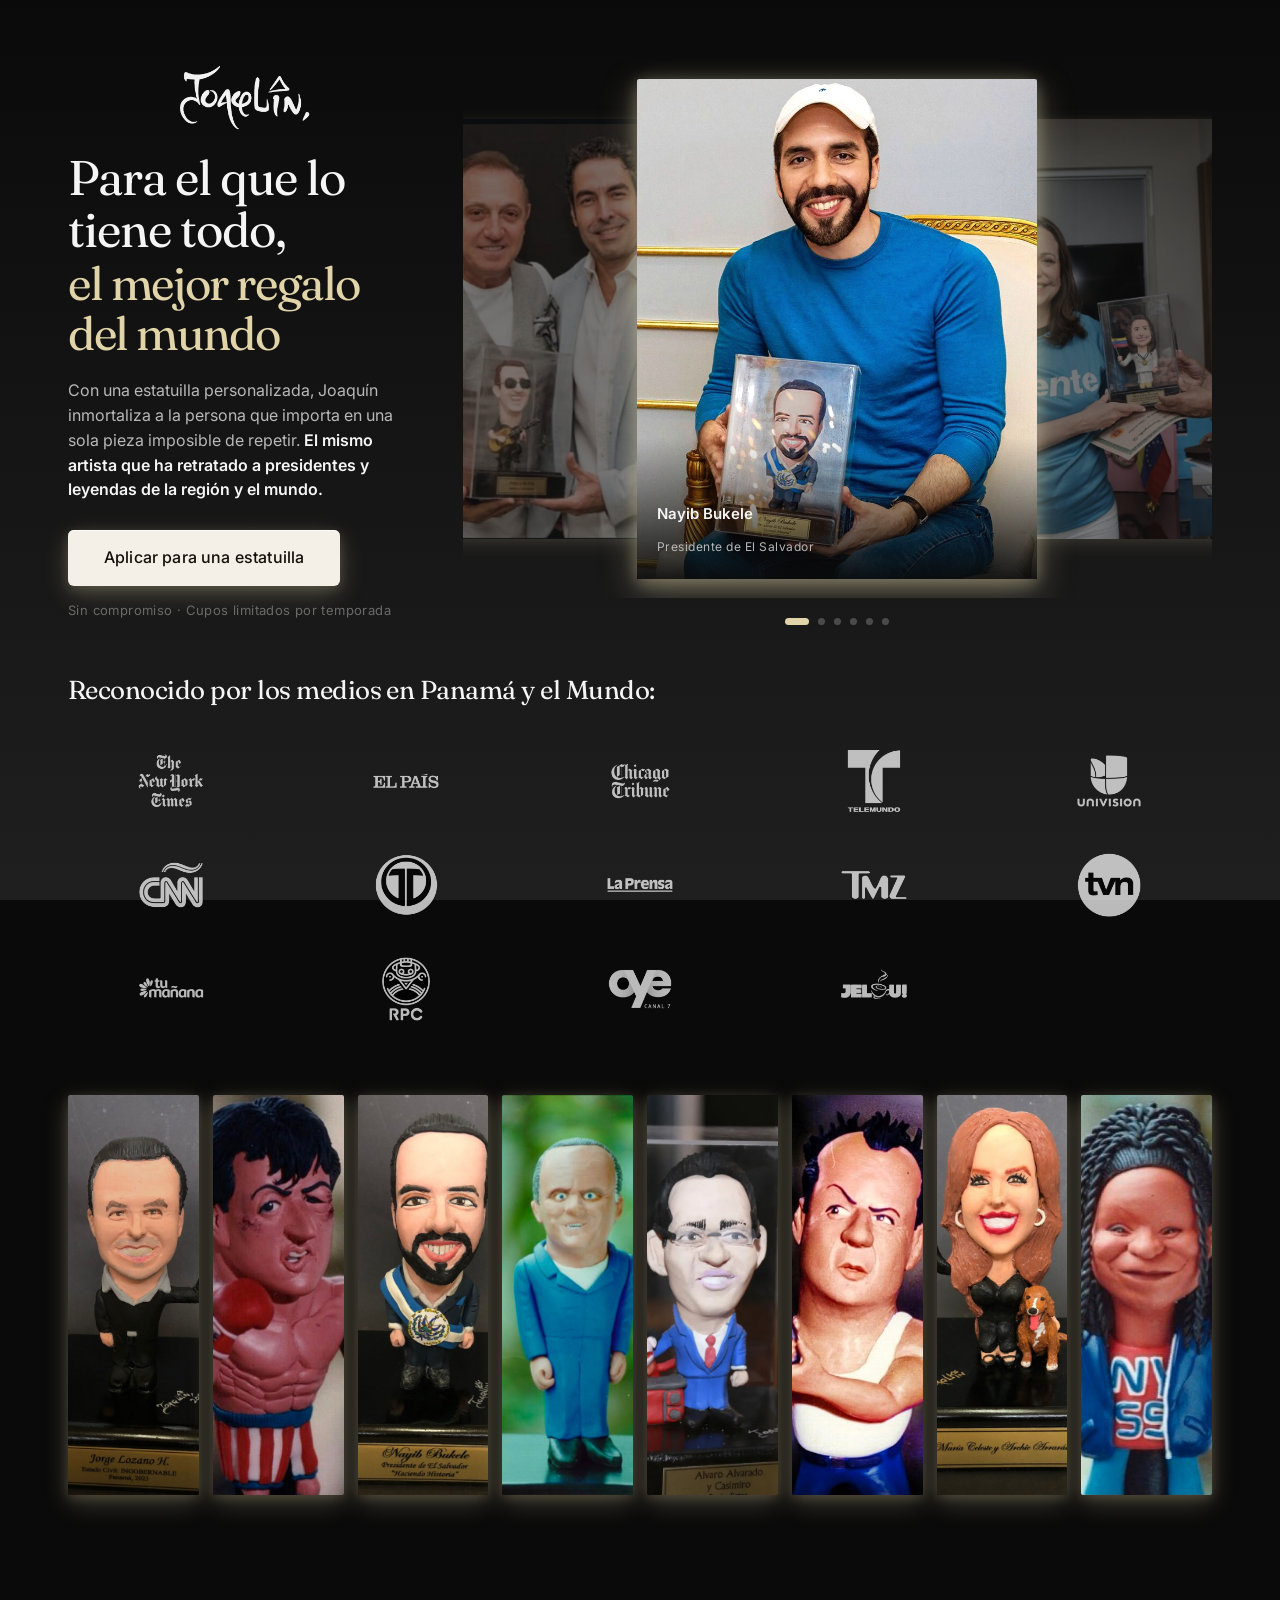
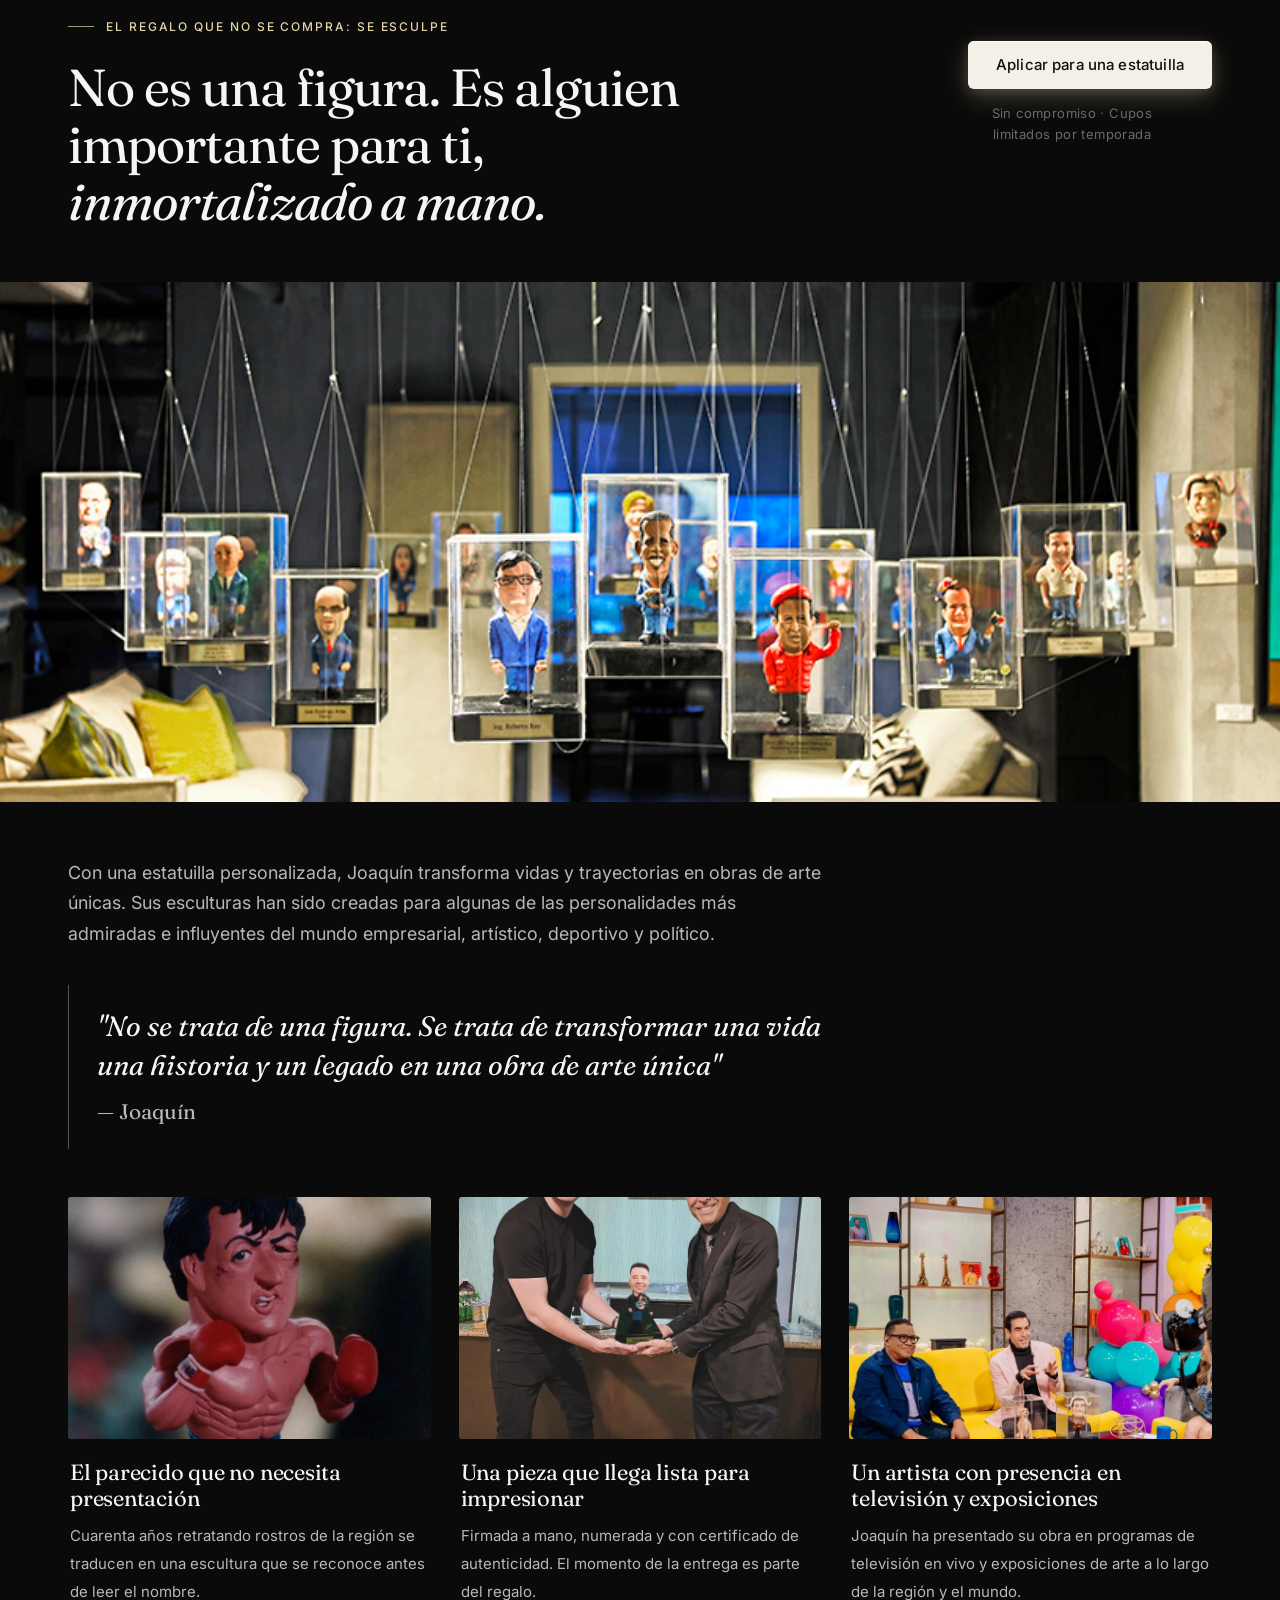
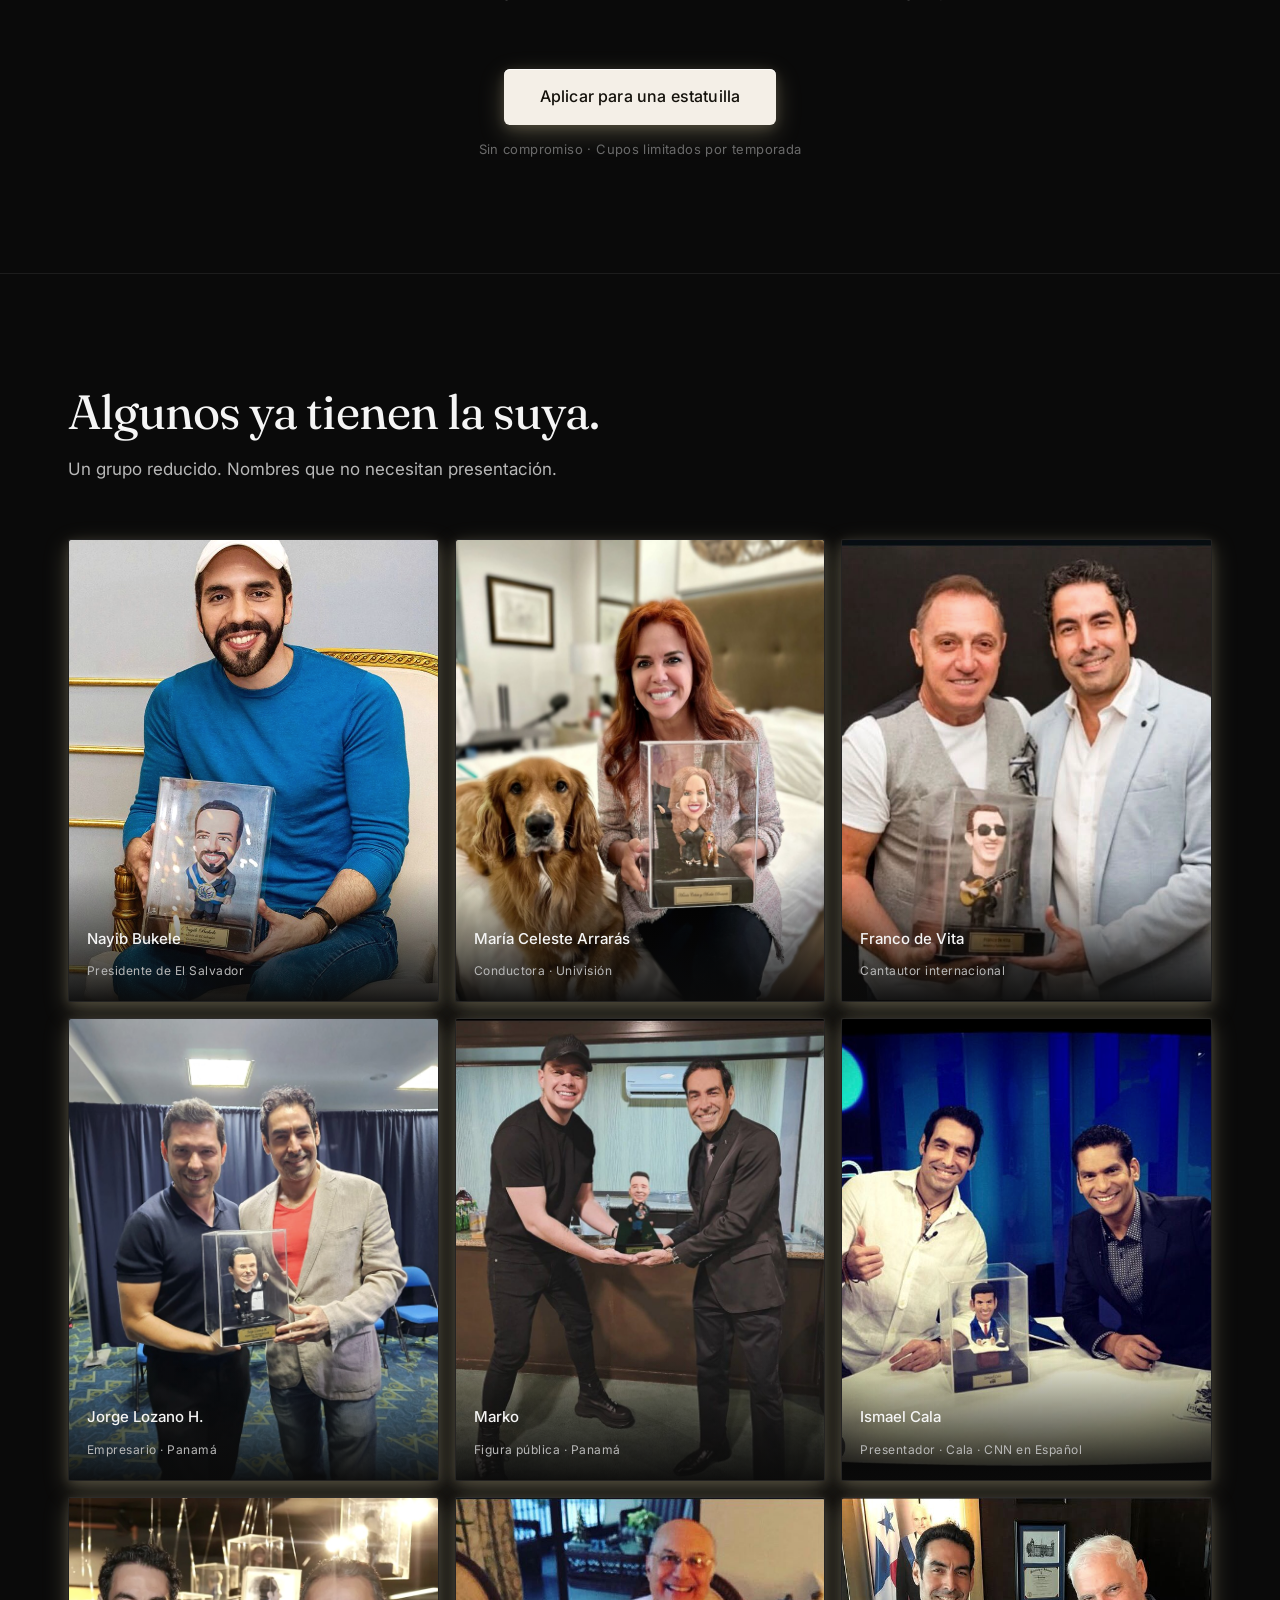
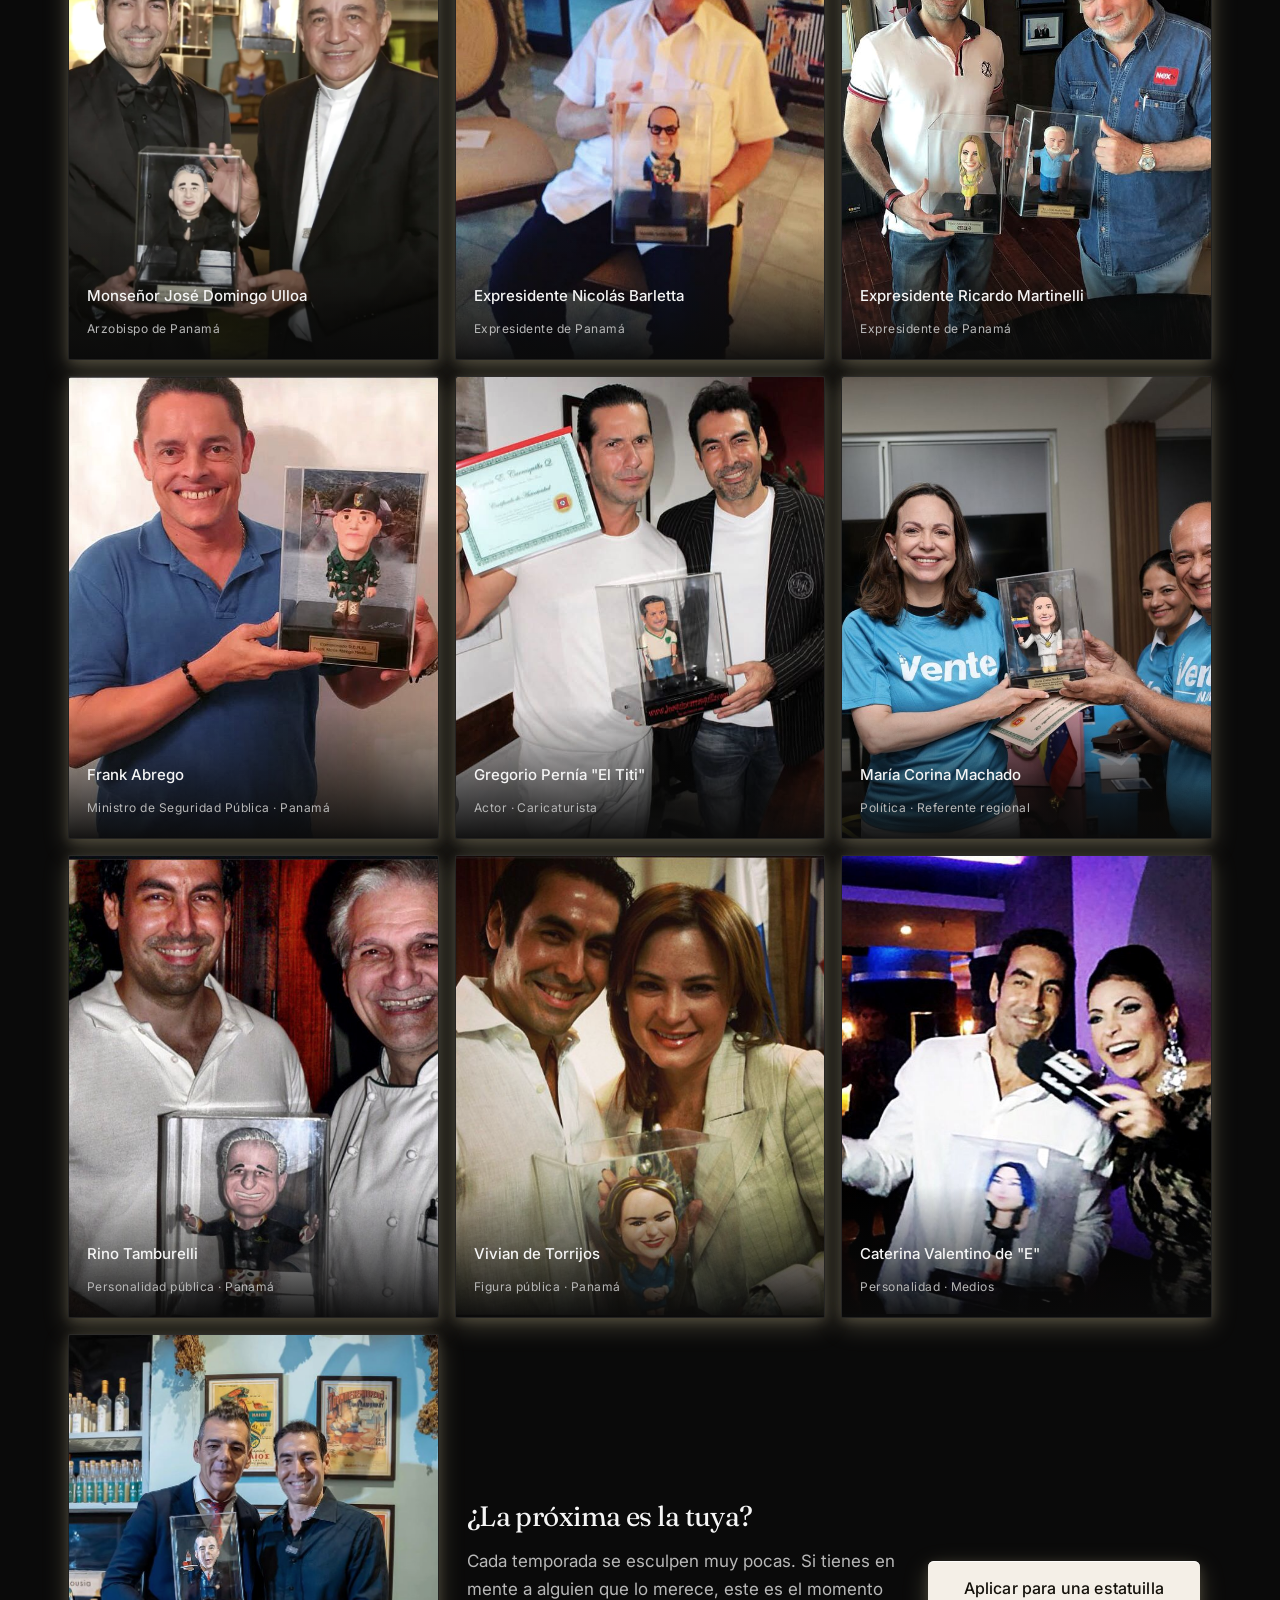
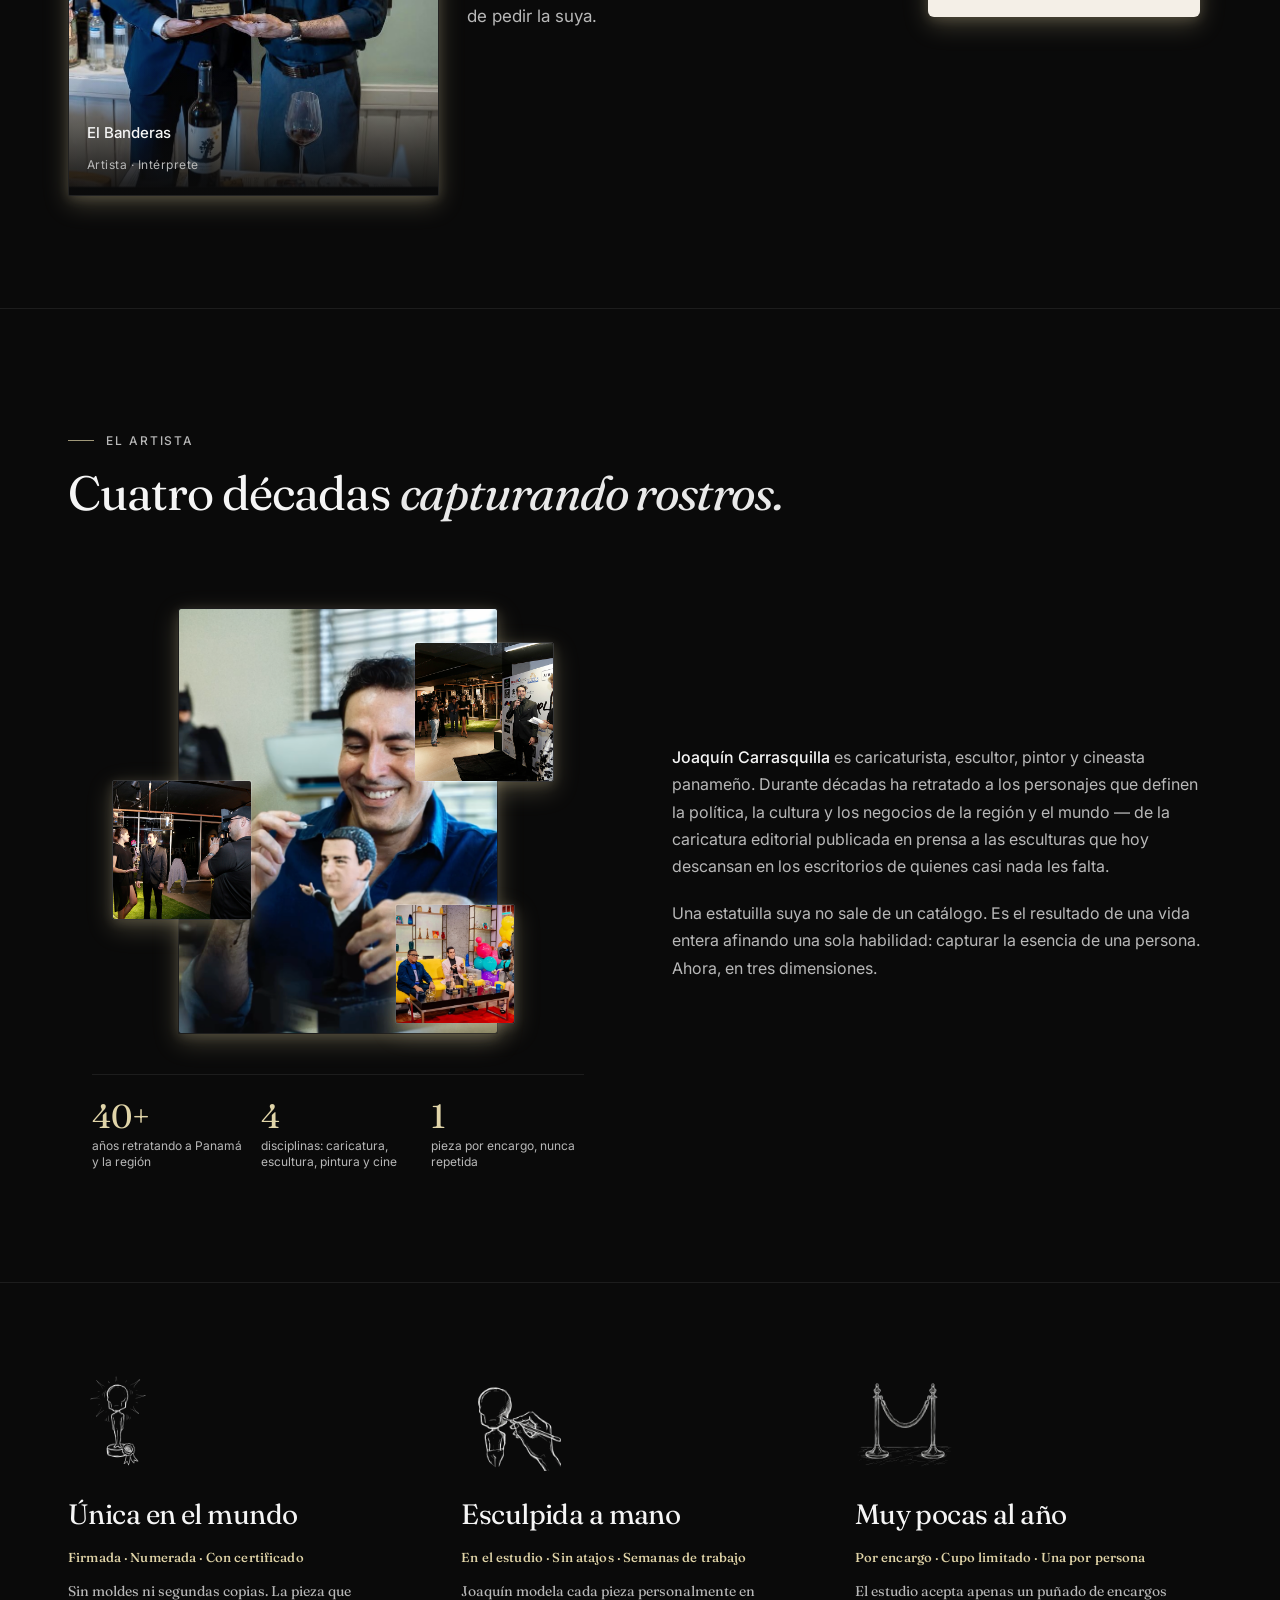
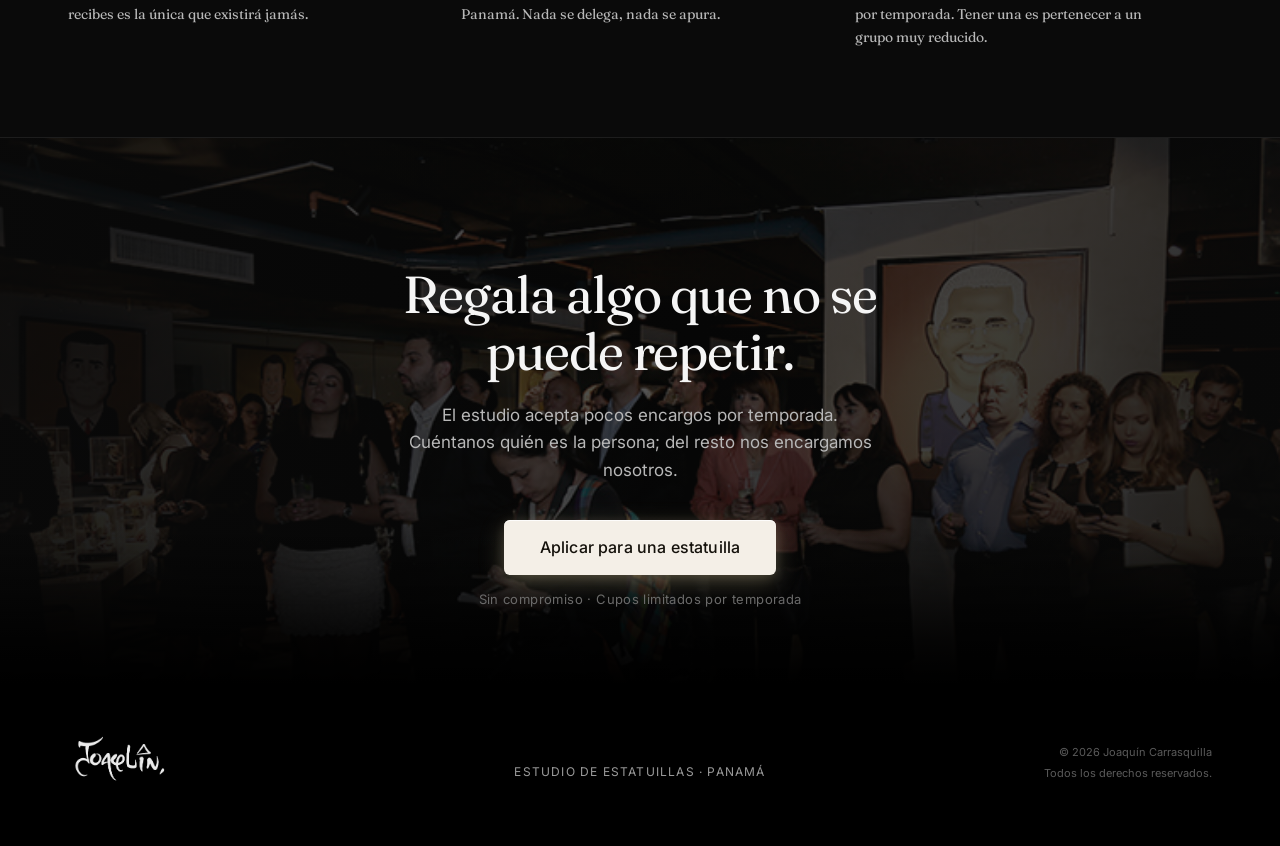
<file: form.html>
<!doctype html>
<html lang="es">
<head>
  <meta charset="utf-8" />
  <meta name="viewport" content="width=device-width, initial-scale=1" />
  <title>Joaquín Carrasquilla — Estatuillas esculpidas a mano, por encargo</title>
  <meta name="description" content="Una escultura del rostro que importa, esculpida a mano por Joaquín Carrasquilla, el artista que ha retratado a presidentes y figuras de la región. Pieza única, firmada y numerada. Por encargo." />

  <link rel="preconnect" href="https://fonts.googleapis.com">
  <link rel="preconnect" href="https://fonts.gstatic.com" crossorigin>
  <link href="https://fonts.googleapis.com/css2?family=Inter:wght@300;400;500;600&family=Fraunces:ital,opsz,wght@0,9..144,400;0,9..144,500;1,9..144,400;1,9..144,500&display=swap" rel="stylesheet">

  <!-- Preload the hero LCP image so it paints fast -->
  <link rel="preload" as="image" href="assets/cliente-con-estatuilla/IMG_2627-e7383acf-987b-4b31-b4e6-dbb208cc5019.png" fetchpriority="high" />

  <link rel="stylesheet" href="styles.css" />
</head>
<body>

  <!-- HEADER (shown on mobile/tablet; desktop uses the in-hero logo) -->
  <header class="site-header site-header--mobilelogo">
    <div class="header-inner">
      <a class="logo" href="#top" aria-label="Joaquín Carrasquilla — inicio">
        <img src="assets/logo-3.png" alt="Joaquín Carrasquilla" width="281" height="126" fetchpriority="high" decoding="async" />
      </a>
    </div>
  </header>

  <!-- HERO -->
  <section id="top" class="hero" aria-label="Presentación">
    <div class="hero-inner container">
      <div class="hero-content">
        <a class="logo" href="#top" aria-label="Joaquín Carrasquilla — inicio">
          <img src="assets/logo-3.png" alt="Joaquín Carrasquilla" width="281" height="126" fetchpriority="high" decoding="async" />
        </a>
        <h1 class="hero-title">
          Para el que lo tiene todo,<br />
          <span class="text-gold">el mejor regalo del mundo</span>
        </h1>
        <p class="hero-sub">
          Con una estatuilla personalizada, Joaquín inmortaliza a la persona que importa
          en una sola pieza imposible de repetir.
          <strong>El mismo artista que ha retratado a presidentes y leyendas de la región y el mundo.</strong>
        </p>
        <a class="btn btn-hero" href="solicitar.html">
          <span class="btn-label">Aplicar para una estatuilla</span>
        </a>
        <p class="cta-note">Sin compromiso · Cupos limitados por temporada</p>
      </div>

      <div class="hero-carousel" aria-label="Galería de estatuillas">
        <div class="hero-slideshow">
          <figure class="hero-slide">
            <img src="assets/cliente-con-estatuilla/IMG_2627-e7383acf-987b-4b31-b4e6-dbb208cc5019.png" alt="Nayib Bukele con su estatuilla" fetchpriority="high" decoding="async" />
            <figcaption>
              <strong>Nayib Bukele</strong>
              <span>Presidente de El Salvador</span>
            </figcaption>
          </figure>
          <figure class="hero-slide">
            <img src="assets/cliente-con-estatuilla/Maria Corina Machado.jpeg" alt="María Corina Machado con su estatuilla" fetchpriority="low" decoding="async" />
            <figcaption>
              <strong>María Corina Machado</strong>
              <span>Política · Referente regional</span>
            </figcaption>
          </figure>
          <figure class="hero-slide">
            <img src="assets/cliente-con-estatuilla/Mis_esculturas__reunidas_en_un_mismo_espacio._Cada_pieza_con_su_historia__cada_detalle_con_su_r-2-c04f47b6-1784-4fe5-88b1-f902768b5a1e.png" alt="Monseñor Ulloa con su estatuilla en exposición" fetchpriority="low" decoding="async" />
            <figcaption>
              <strong>Monseñor José Domingo Ulloa</strong>
              <span>Arzobispo de Panamá</span>
            </figcaption>
          </figure>
          <figure class="hero-slide">
            <img src="assets/cliente-con-estatuilla/IMG_2630-4d0dea5f-8acf-4399-ab27-2319d4a610f1.png" alt="Ismael Cala con su estatuilla en Cala CNN" fetchpriority="low" decoding="async" />
            <figcaption>
              <strong>Ismael Cala</strong>
              <span>Presentador · Cala · CNN en Español</span>
            </figcaption>
          </figure>
          <figure class="hero-slide">
            <img src="assets/cliente-con-estatuilla/IMG_2628-bec510d0-ad0a-4d97-8ea1-d12f23ac2057.png" alt="María Celeste con su estatuilla" fetchpriority="low" decoding="async" />
            <figcaption>
              <strong>María Celeste Arrarás</strong>
              <span>Conductora · Univisión</span>
            </figcaption>
          </figure>
          <figure class="hero-slide">
            <img src="assets/cliente-con-estatuilla/Franco-deVita.jpeg" alt="Franco de Vita con su estatuilla" fetchpriority="low" decoding="async" />
            <figcaption>
              <strong>Franco de Vita</strong>
              <span>Cantautor internacional</span>
            </figcaption>
          </figure>
        </div>
      </div>
    </div>
  </section>

  <!-- AS SEEN ON -->
  <section class="seen-on" aria-label="Visto en medios">
    <div class="container">
      <p class="seen-on__label">Reconocido por los medios en Panamá y el Mundo:</p>
      <ul class="seen-on__grid">
        <li><img src="assets/media-logos/2-5.png" alt="The New York Times" width="120" height="48" loading="lazy" decoding="async" /></li>
        <li><img src="assets/media-logos/2-6.png" alt="El País" width="120" height="48" loading="lazy" decoding="async" /></li>
        <li><img src="assets/media-logos/2-4.png" alt="Chicago Tribune" width="120" height="48" loading="lazy" decoding="async" /></li>
        <li><img src="assets/media-logos/2-7.png" alt="Telemundo" width="120" height="48" loading="lazy" decoding="async" /></li>
        <li><img src="assets/media-logos/2-8.png" alt="Univisión" width="120" height="48" loading="lazy" decoding="async" /></li>
        <li><img src="assets/media-logos/6.png" alt="CNN en Español" width="120" height="48" loading="lazy" decoding="async" /></li>
        <li><img src="assets/media-logos/1.png" alt="Telemetro" width="120" height="48" loading="lazy" decoding="async" /></li>
        <li><img src="assets/media-logos/5.png" alt="La Prensa" width="120" height="48" loading="lazy" decoding="async" /></li>
        <li><img src="assets/media-logos/4.png" alt="TMZ" width="120" height="48" loading="lazy" decoding="async" /></li>
        <li><img src="assets/media-logos/2.png" alt="TVN" width="120" height="48" loading="lazy" decoding="async" /></li>
        <li><img src="assets/media-logos/7.png" alt="Tu Mañana" width="120" height="48" loading="lazy" decoding="async" /></li>
        <li><img src="assets/media-logos/8.png" alt="RPC" width="120" height="48" loading="lazy" decoding="async" /></li>
        <li><img src="assets/media-logos/9.png" alt="OYE Canal 7" width="120" height="48" loading="lazy" decoding="async" /></li>
        <li><img src="assets/media-logos/3.png" alt="Jelou!" width="120" height="48" loading="lazy" decoding="async" /></li>
      </ul>
    </div>
  </section>

  <!-- SCULPTURE STRIP -->
  <section class="sculpt-strip-section" aria-label="Esculturas esculpidas a mano">
    <div class="container">
      <ul class="sculpt-strip">
        <li class="sculpt-strip__item"><img src="assets/estatuilla-sola/IMG_2632-35d587b5-4e0b-45d2-9307-9f7c1fdc1393.png" alt="Estatuilla de Jorge Lozano H." width="300" height="400" loading="lazy" decoding="async" /></li>
        <li class="sculpt-strip__item sculpt-strip__item--mobile"><img src="assets/estatuilla-sola/escultura-rocky.jpeg" alt="Escultura caricatura de Rocky Balboa" width="300" height="400" loading="lazy" decoding="async" /></li>
        <li class="sculpt-strip__item"><img src="assets/estatuilla-sola/IMG_2633-0593293c-0584-4aa1-981b-858188f16f3b.png" alt="Estatuilla de Nayib Bukele" width="300" height="400" loading="lazy" decoding="async" /></li>
        <li class="sculpt-strip__item"><img src="assets/estatuilla-sola/escultura-hopkins.jpeg" alt="Escultura caricatura de Anthony Hopkins" width="300" height="400" loading="lazy" decoding="async" /></li>
        <li class="sculpt-strip__item"><img src="assets/estatuilla-sola/Mis_esculturas__reunidas_en_un_mismo_espacio._Cada_pieza_con_su_historia__cada_detalle_con_su_r-5-7283a736-3148-4349-a7e0-1f55900a8224.png" alt="Estatuilla de Álvaro Alvarado y Casimiro" width="300" height="400" loading="lazy" decoding="async" /></li>
        <li class="sculpt-strip__item sculpt-strip__item--mobile"><img src="assets/estatuilla-sola/escultura-willis.jpeg" alt="Escultura caricatura de Bruce Willis" width="300" height="400" loading="lazy" decoding="async" /></li>
        <li class="sculpt-strip__item"><img src="assets/estatuilla-sola/IMG_2634-b5064332-3b4e-409b-bf73-21cee9136ae9.png" alt="Estatuilla de María Celeste Arrarás" width="300" height="400" loading="lazy" decoding="async" /></li>
        <li class="sculpt-strip__item sculpt-strip__item--mobile"><img src="assets/estatuilla-sola/escultura-whoopi.jpeg" alt="Escultura caricatura de Whoopi Goldberg" width="300" height="400" loading="lazy" decoding="async" /></li>
      </ul>
    </div>
  </section>

  <!-- MAIN COPY -->
  <section class="story">
    <div class="container story-inner story-inner--wide">
      <div class="story-intro">
        <div class="story-intro__copy">
          <p class="story-kicker">El regalo que no se compra: se esculpe</p>
          <h2 class="story-title">No es una figura. Es alguien importante para ti, <em>inmortalizado a mano.</em></h2>
        </div>
        <div class="story-intro__action">
          <a class="btn btn-hero" href="solicitar.html">
            <span class="btn-label">Aplicar para una estatuilla</span>
          </a>
          <p class="cta-note">Sin compromiso · Cupos limitados por temporada</p>
        </div>
      </div>
    </div>

    <figure class="story-banner" aria-hidden="true">
      <img
        src="assets/expocision/esculturas_colgadas_expo-9c81c54c-c527-4c65-b3d5-cafd2fafb744.png"
        alt=""
        loading="lazy" decoding="async"
      />
    </figure>

    <div class="container story-inner story-inner--wide">
      <div class="story-body">
        <p>
          Con una estatuilla personalizada, Joaquín transforma vidas y trayectorias en obras de arte únicas. Sus esculturas han sido creadas para algunas de las personalidades
          más admiradas e influyentes del mundo empresarial, artístico, deportivo y político.
        </p>
        <p class="story-pull">
          "No se trata de una figura. Se trata de transformar una vida una historia y un legado en una obra de arte única"<br />
          <span class="story-pull__attribution">— Joaquín</span>
        </p>
      </div>

      <ul class="story-points" aria-label="Por qué es diferente">
        <li class="story-point">
          <div class="story-point__media">
            <img src="assets/estatuilla-sola/escultura-rocky.jpeg" alt="Estatuilla esculpida a mano por Joaquín Carrasquilla" loading="lazy" decoding="async" />
          </div>
          <div class="story-point__copy">
            <strong>El parecido que no necesita presentación</strong>
            <span>Cuarenta años retratando rostros de la región se traducen en una escultura que se reconoce antes de leer el nombre.</span>
          </div>
        </li>
        <li class="story-point">
          <div class="story-point__media">
            <img src="assets/cliente-con-estatuilla/IMG_2631-c5213967-e4c7-443c-9366-b4a86f2693a8.png" alt="Entrega de estatuilla de Marko" loading="lazy" decoding="async" />
          </div>
          <div class="story-point__copy">
            <strong>Una pieza que llega lista para impresionar</strong>
            <span>Firmada a mano, numerada y con certificado de autenticidad. El momento de la entrega es parte del regalo.</span>
          </div>
        </li>
        <li class="story-point">
          <div class="story-point__media">
            <img src="assets/joaquin-en-vivo/Gracias_a__jeloutvn_por_la_invitacio_n_y_a__eddyvasquezwao___nathygonzalez7_y__adrisininsta_por_-8d13ff79-414c-4a55-bda4-de28b7d63c16.png" alt="Joaquín presentando sus esculturas en televisión en vivo" loading="lazy" decoding="async" />
          </div>
          <div class="story-point__copy">
            <strong>Un artista con presencia en televisión y exposiciones</strong>
            <span>Joaquín ha presentado su obra en programas de televisión en vivo y exposiciones de arte a lo largo de la región y el mundo.</span>
          </div>
        </li>
      </ul>

      <div class="section-cta section-cta--story">
        <a class="btn btn-hero" href="solicitar.html">
          <span class="btn-label">Aplicar para una estatuilla</span>
        </a>
        <p class="cta-note">Sin compromiso · Cupos limitados por temporada</p>
      </div>
    </div>
  </section>

  <!-- SOCIAL PROOF -->
  <section id="galeria" class="proof" aria-label="Quién ya tiene la suya">
    <div class="container">
      <header class="section-head">
        <h2 class="section-title">Algunos ya tienen la suya.</h2>
        <p class="section-lead">Un grupo reducido. Nombres que no necesitan presentación.</p>
      </header>

      <div class="proof-grid">
        <figure class="proof-card">
          <img src="assets/cliente-con-estatuilla/IMG_2627-e7383acf-987b-4b31-b4e6-dbb208cc5019.png" alt="Nayib Bukele con su estatuilla" loading="lazy" decoding="async" />
          <figcaption>
            <strong>Nayib Bukele</strong>
            <span>Presidente de El Salvador</span>
          </figcaption>
        </figure>
        <figure class="proof-card">
          <img src="assets/cliente-con-estatuilla/IMG_2628-bec510d0-ad0a-4d97-8ea1-d12f23ac2057.png" alt="María Celeste con su estatuilla" loading="lazy" decoding="async" />
          <figcaption>
            <strong>María Celeste Arrarás</strong>
            <span>Conductora · Univisión</span>
          </figcaption>
        </figure>
        <figure class="proof-card">
          <img src="assets/cliente-con-estatuilla/Franco-deVita.jpeg" alt="Franco de Vita con su estatuilla" loading="lazy" decoding="async" />
          <figcaption>
            <strong>Franco de Vita</strong>
            <span>Cantautor internacional</span>
          </figcaption>
        </figure>
        <figure class="proof-card">
          <img src="assets/cliente-con-estatuilla/IMG_2629-5e791392-01d3-4bed-9afb-c70bd09bcc63.png" alt="Jorge Lozano con su estatuilla" loading="lazy" decoding="async" />
          <figcaption>
            <strong>Jorge Lozano H.</strong>
            <span>Empresario · Panamá</span>
          </figcaption>
        </figure>
        <figure class="proof-card">
          <img src="assets/cliente-con-estatuilla/IMG_2631-c5213967-e4c7-443c-9366-b4a86f2693a8.png" alt="Entrega de estatuilla MARKO" loading="lazy" decoding="async" />
          <figcaption>
            <strong>Marko</strong>
            <span>Figura pública · Panamá</span>
          </figcaption>
        </figure>
        <figure class="proof-card">
          <img src="assets/cliente-con-estatuilla/IMG_2630-4d0dea5f-8acf-4399-ab27-2319d4a610f1.png" alt="Ismael Cala con su estatuilla" loading="lazy" decoding="async" />
          <figcaption>
            <strong>Ismael Cala</strong>
            <span>Presentador · Cala · CNN en Español</span>
          </figcaption>
        </figure>

        <figure class="proof-card proof-card--wide">
          <img src="assets/cliente-con-estatuilla/Mis_esculturas__reunidas_en_un_mismo_espacio._Cada_pieza_con_su_historia__cada_detalle_con_su_r-2-c04f47b6-1784-4fe5-88b1-f902768b5a1e.png" alt="Monseñor Ulloa con su estatuilla en exposición" loading="lazy" decoding="async" />
          <figcaption>
            <strong>Monseñor José Domingo Ulloa</strong>
            <span>Arzobispo de Panamá</span>
          </figcaption>
        </figure>

        <figure class="proof-card">
          <img src="assets/cliente-con-estatuilla/Expresidente Nicolás Barletta.jpeg" alt="Expresidente Nicolás Barletta con su estatuilla" loading="lazy" decoding="async" />
          <figcaption>
            <strong>Expresidente Nicolás Barletta</strong>
            <span>Expresidente de Panamá</span>
          </figcaption>
        </figure>

        <figure class="proof-card">
          <img src="assets/cliente-con-estatuilla/Expresidente Ricardo Martinelli.jpeg" alt="Expresidente Ricardo Martinelli con su estatuilla" loading="lazy" decoding="async" />
          <figcaption>
            <strong>Expresidente Ricardo Martinelli</strong>
            <span>Expresidente de Panamá</span>
          </figcaption>
        </figure>

        <figure class="proof-card">
          <img src="assets/cliente-con-estatuilla/Frank Abrego Ministro de Seguridad Pública.jpeg" alt="Frank Abrego con su estatuilla" loading="lazy" decoding="async" />
          <figcaption>
            <strong>Frank Abrego</strong>
            <span>Ministro de Seguridad Pública · Panamá</span>
          </figcaption>
        </figure>

        <figure class="proof-card">
          <img src="assets/cliente-con-estatuilla/Gregorio Pernía El Titi.jpeg" alt="Gregorio Pernía El Titi con su estatuilla" loading="lazy" decoding="async" />
          <figcaption>
            <strong>Gregorio Pernía "El Titi"</strong>
            <span>Actor · Caricaturista</span>
          </figcaption>
        </figure>

        <figure class="proof-card">
          <img src="assets/cliente-con-estatuilla/Maria Corina Machado.jpeg" alt="María Corina Machado con su estatuilla" loading="lazy" decoding="async" />
          <figcaption>
            <strong>María Corina Machado</strong>
            <span>Política · Referente regional</span>
          </figcaption>
        </figure>

        <figure class="proof-card">
          <img src="assets/cliente-con-estatuilla/Rino Tamburelli.jpeg" alt="Rino Tamburelli con su estatuilla" loading="lazy" decoding="async" />
          <figcaption>
            <strong>Rino Tamburelli</strong>
            <span>Personalidad pública · Panamá</span>
          </figcaption>
        </figure>

        <figure class="proof-card">
          <img src="assets/cliente-con-estatuilla/Vivian de Torrijos.jpeg" alt="Vivian de Torrijos con su estatuilla" loading="lazy" decoding="async" />
          <figcaption>
            <strong>Vivian de Torrijos</strong>
            <span>Figura pública · Panamá</span>
          </figcaption>
        </figure>

        <figure class="proof-card">
          <img src="assets/cliente-con-estatuilla/Caterina Valentino de E.jpeg" alt="Caterina Valentino de E con su estatuilla" loading="lazy" decoding="async" />
          <figcaption>
            <strong>Caterina Valentino de "E"</strong>
            <span>Personalidad · Medios</span>
          </figcaption>
        </figure>

        <figure class="proof-card">
          <img src="assets/cliente-con-estatuilla/El Banderas.jpeg" alt="El Banderas con su estatuilla" loading="lazy" decoding="async" />
          <figcaption>
            <strong>El Banderas</strong>
            <span>Artista · Intérprete</span>
          </figcaption>
        </figure>

        <div class="proof-cta">
          <h3 class="proof-cta__title">¿La próxima es la tuya?</h3>
          <div class="proof-cta__row">
            <p class="proof-cta__text">
              Cada temporada se esculpen muy pocas. Si tienes en mente a alguien que lo merece, este es el momento de pedir la suya.
            </p>
            <a class="btn btn-hero" href="solicitar.html">
              <span class="btn-label">Aplicar para una estatuilla</span>
            </a>
          </div>
        </div>
      </div>
    </div>
  </section>

  <!-- ARTIST -->
  <section class="artist" aria-label="Sobre el artista">
    <div class="container">
      <header class="section-head">
        <p class="section-eyebrow">El artista</p>
        <h2 class="section-title">Cuatro décadas <em>capturando rostros.</em></h2>
      </header>

      <div class="artist-layout">
        <div class="artist-visual">
          <div class="artist-collage">
            <figure class="artist-main">
              <img
                src="assets/joaquin-trabajando/Screenshot 2026-05-20 at 11.42.10 AM.png"
                alt="Joaquín Carrasquilla esculpiendo una estatuilla en su estudio"
                loading="lazy" decoding="async"
              />
            </figure>
            <figure class="artist-inset artist-inset--1">
              <img
                src="assets/joaquin-en-vivo/joako_expo_hablando_publico_atento_expo_addison-1f5ad973-8ae1-4104-9588-5958aeaedfd5.png"
                alt="Joaquín presentando en exposición Addison"
                loading="lazy" decoding="async"
              />
            </figure>
            <figure class="artist-inset artist-inset--2">
              <img
                src="assets/joaquin-en-vivo/joako_entrevista_addison_expo-15bf9979-554d-4e6a-a122-bf63397048c1.png"
                alt="Joaquín en entrevista en exposición"
                loading="lazy" decoding="async"
              />
            </figure>
            <figure class="artist-inset artist-inset--3">
              <img
                src="assets/joaquin-en-vivo/Gracias_a__jeloutvn_por_la_invitacio_n_y_a__eddyvasquezwao___nathygonzalez7_y__adrisininsta_por_-8d13ff79-414c-4a55-bda4-de28b7d63c16.png"
                alt="Joaquín en aparición televisiva"
                loading="lazy" decoding="async"
              />
            </figure>
          </div>

          <ul class="artist-stats" aria-label="Datos del artista">
            <li>
              <strong>40+</strong>
              <span>años retratando a Panamá y la región</span>
            </li>
            <li>
              <strong>4</strong>
              <span>disciplinas: caricatura, escultura, pintura y cine</span>
            </li>
            <li>
              <strong>1</strong>
              <span>pieza por encargo, nunca repetida</span>
            </li>
          </ul>
        </div>

        <div class="artist-copy">
          <p>
            <strong>Joaquín Carrasquilla</strong> es caricaturista, escultor, pintor y cineasta panameño.
            Durante décadas ha retratado a los personajes que definen la política, la cultura y los negocios
            de la región y el mundo — de la caricatura editorial publicada en prensa a las esculturas que hoy
            descansan en los escritorios de quienes casi nada les falta.
          </p>

          <p>
            Una estatuilla suya no sale de un catálogo. Es el resultado de una vida entera afinando
            una sola habilidad: capturar la esencia de una persona. Ahora, en tres dimensiones.
          </p>
        </div>
      </div>
    </div>
  </section>

  <!-- TRUST BADGES -->
  <section class="trust" aria-label="Garantías del estudio">
    <div class="container">
      <div class="trust-grid">

        <article class="trust-badge">
          <div class="trust-badge__icon" aria-hidden="true">
            <img src="assets/trust-icons/unique.png" alt="" width="100" height="100" loading="lazy" decoding="async" />
          </div>
          <h3 class="trust-badge__title">Única en el mundo</h3>
          <p class="trust-badge__tags">Firmada · Numerada · Con certificado</p>
          <p class="trust-badge__text">Sin moldes ni segundas copias. La pieza que recibes es la única que existirá jamás.</p>
        </article>

        <article class="trust-badge">
          <div class="trust-badge__icon" aria-hidden="true">
            <img src="assets/trust-icons/hand-made.png" alt="" width="100" height="100" loading="lazy" decoding="async" />
          </div>
          <h3 class="trust-badge__title">Esculpida a mano</h3>
          <p class="trust-badge__tags">En el estudio · Sin atajos · Semanas de trabajo</p>
          <p class="trust-badge__text">Joaquín modela cada pieza personalmente en Panamá. Nada se delega, nada se apura.</p>
        </article>

        <article class="trust-badge">
          <div class="trust-badge__icon" aria-hidden="true">
            <img src="assets/trust-icons/exclusive.png" alt="" width="100" height="100" loading="lazy" decoding="async" />
          </div>
          <h3 class="trust-badge__title">Muy pocas al año</h3>
          <p class="trust-badge__tags">Por encargo · Cupo limitado · Una por persona</p>
          <p class="trust-badge__text">El estudio acepta apenas un puñado de encargos por temporada. Tener una es pertenecer a un grupo muy reducido.</p>
        </article>

      </div>
    </div>
  </section>

  <!-- FINAL CTA + FOOTER -->
  <section class="cta-band cta-band--closing" aria-label="Llamado a la acción">
    <div class="cta-band__bg">
      <img
        src="assets/expocision/gente_en_expo_addison-1b108e00-6ac4-42f6-a2d3-d2f6da8dff81.png"
        alt=""
        aria-hidden="true"
        loading="lazy" decoding="async"
      />
    </div>
    <div class="cta-band__scrim"></div>
    <div class="container cta-band__content">
      <h2 class="cta-band__title">Regala algo que no se puede repetir.</h2>
      <p class="cta-band__text">
        El estudio acepta pocos encargos por temporada.
        Cuéntanos quién es la persona; del resto nos encargamos nosotros.
      </p>
      <a class="btn btn-cta-band" href="solicitar.html">
        <span class="btn-label">Aplicar para una estatuilla</span>
      </a>
      <p class="cta-note">Sin compromiso · Cupos limitados por temporada</p>
    </div>

    <footer class="site-footer site-footer--closing">
      <div class="site-footer__fade" aria-hidden="true"></div>
      <div class="container site-footer__inner">
        <div class="site-footer__grid">
          <div class="site-footer__logo">
            <img src="assets/logo-3.png" alt="Joaquín Carrasquilla" width="180" height="81" loading="lazy" decoding="async" />
          </div>
          <div class="site-footer__center">
            <p>Estudio de estatuillas · Panamá</p>
          </div>
          <div class="site-footer__legal">
            <p>© 2026 Joaquín Carrasquilla</p>
            <p>Todos los derechos reservados.</p>
          </div>
        </div>
      </div>
    </footer>
  </section>

  <script src="script.js"></script>
</body>
</html>
</file>
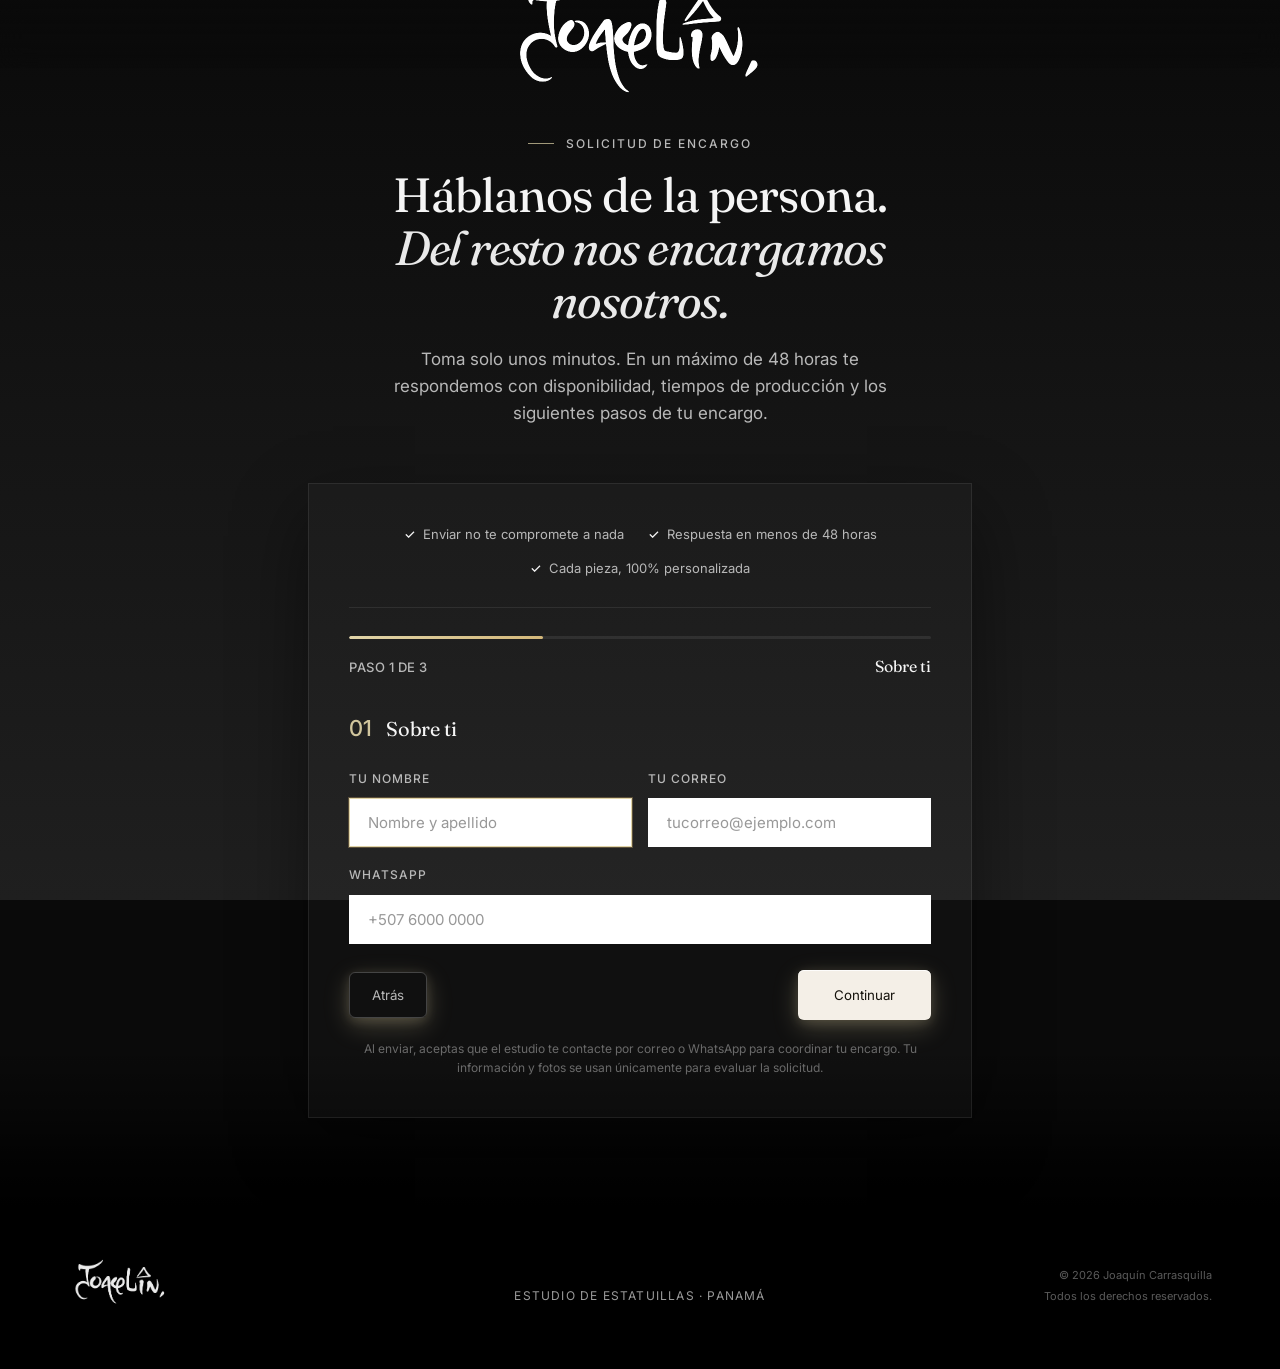
<file: solicitar.html>
<!doctype html>
<html lang="es">
<head>
  <meta charset="utf-8" />
  <meta name="viewport" content="width=device-width, initial-scale=1" />
  <title>Solicitar mi estatuilla — Joaquín Carrasquilla</title>
  <meta name="description" content="Háblanos de la persona y solicita tu encargo. Una estatuilla esculpida a mano por Joaquín Carrasquilla, firmada, numerada y única. Respuesta en menos de 48 horas." />

  <link rel="preconnect" href="https://fonts.googleapis.com">
  <link rel="preconnect" href="https://fonts.gstatic.com" crossorigin>
  <link href="https://fonts.googleapis.com/css2?family=Inter:wght@300;400;500;600&family=Fraunces:ital,opsz,wght@0,9..144,400;0,9..144,500;1,9..144,400;1,9..144,500&display=swap" rel="stylesheet">

  <link rel="stylesheet" href="styles.css" />
</head>
<body class="page-apply">

  <header class="site-header site-header--form">
    <div class="header-inner header-inner--form">
      <div class="logo" aria-label="Joaquín Carrasquilla">
        <img src="assets/logo-3.png" alt="Joaquín Carrasquilla" width="281" height="126" />
      </div>
    </div>
  </header>

  <section class="apply" aria-label="Solicitud de estatuilla">
    <div class="container apply-inner">
      <header class="section-head section-head--center">
        <p class="section-eyebrow">Solicitud de encargo</p>
        <h1 class="section-title">Háblanos de la persona.<br /><em>Del resto nos encargamos nosotros.</em></h1>
        <p class="section-lead">
          Toma solo unos minutos. En un máximo de 48 horas te respondemos con disponibilidad,
          tiempos de producción y los siguientes pasos de tu encargo.
        </p>
      </header>

      <div class="form-shell">
        <ul class="form-trust" aria-label="Beneficios de aplicar">
          <li>Enviar no te compromete a nada</li>
          <li>Respuesta en menos de 48 horas</li>
          <li>Cada pieza, 100% personalizada</li>
        </ul>

        <div class="form-progress" aria-label="Progreso del formulario">
          <div class="form-progress__track">
            <div class="form-progress__fill" data-progress-fill style="width: 33.333%"></div>
          </div>
          <p class="form-progress__meta">
            <span class="form-progress__count" data-progress-count>Paso 1 de 3</span>
            <span class="form-progress__step-name" data-progress-name>Sobre ti</span>
          </p>
        </div>

        <form class="form form-quiz" method="post" action="#" enctype="multipart/form-data" autocomplete="on" data-quiz-form novalidate>

          <fieldset class="form-step is-active" data-step="1">
            <legend>
              <span class="step-num">01</span>
              <span class="step-label">Sobre ti</span>
            </legend>
            <div class="form-row">
              <label>
                <span>Tu nombre</span>
                <input type="text" name="cliente_nombre" required placeholder="Nombre y apellido" />
              </label>
              <label>
                <span>Tu correo</span>
                <input type="email" name="cliente_email" required placeholder="tucorreo@ejemplo.com" />
              </label>
            </div>
            <label>
              <span>WhatsApp</span>
              <input type="tel" name="cliente_whatsapp" required placeholder="+507 6000 0000" />
            </label>
          </fieldset>

          <fieldset class="form-step" data-step="2" hidden>
            <legend>
              <span class="step-num">02</span>
              <span class="step-label">La persona homenajeada</span>
            </legend>
            <div class="form-row">
              <label>
                <span>Nombre completo</span>
                <input type="text" name="homenajeado_nombre" required placeholder="¿De quién es la estatuilla?" />
              </label>
              <label>
                <span>¿Quién es para ti?</span>
                <input type="text" name="homenajeado_relacion" placeholder="Padre, jefa, socio, mejor amigo…" />
              </label>
            </div>
            <label>
              <span>¿Cómo es? ¿A qué se dedica?</span>
              <textarea name="homenajeado_descripcion" rows="4" required placeholder="Personalidad, profesión, qué lo hace inconfundible. Mientras más nos cuentes, mejor."></textarea>
            </label>
            <label>
              <span>Intereses, pasiones y detalles clave</span>
              <textarea name="homenajeado_intereses" rows="3" required placeholder="Golf, autos, su perro, su equipo, su oficina, sus hobbies…"></textarea>
            </label>

            <div class="upload-block">
              <span class="upload-label">Fotos de referencia</span>
              <p class="upload-hint">
                Sube fotos claras de la persona — rostro, cuerpo completo, en acción.
                <strong>Mínimo 4 fotos recomendadas</strong> para capturar bien su esencia.
              </p>
              <div class="upload-zone" id="upload-zone">
                <input
                  type="file"
                  id="fotos-referencia"
                  name="fotos_referencia[]"
                  accept="image/*"
                  multiple
                  required
                />
                <label for="fotos-referencia" class="upload-trigger">
                  <span class="upload-icon" aria-hidden="true">+</span>
                  <span>Arrastra fotos aquí o haz clic para seleccionar</span>
                  <span class="upload-formats">JPG, PNG · Varias a la vez</span>
                </label>
                <p class="upload-count" id="upload-count">Ninguna foto seleccionada</p>
                <div class="upload-preview" id="upload-preview"></div>
              </div>
            </div>
          </fieldset>

          <fieldset class="form-step" data-step="3" hidden>
            <legend>
              <span class="step-num">03</span>
              <span class="step-label">El encargo</span>
            </legend>

            <span class="field-label">Ocasión</span>
            <div class="chip-group" role="radiogroup" aria-label="Ocasión">
              <label class="chip">
                <input type="radio" name="ocasion" value="Cumpleaños" required />
                <span>Cumpleaños</span>
              </label>
              <label class="chip">
                <input type="radio" name="ocasion" value="Aniversario" />
                <span>Aniversario</span>
              </label>
              <label class="chip">
                <input type="radio" name="ocasion" value="Boda" />
                <span>Boda</span>
              </label>
              <label class="chip">
                <input type="radio" name="ocasion" value="Retiro / jubilación" />
                <span>Retiro</span>
              </label>
              <label class="chip">
                <input type="radio" name="ocasion" value="Reconocimiento corporativo" />
                <span>Corporativo</span>
              </label>
              <label class="chip">
                <input type="radio" name="ocasion" value="Solo porque sí" />
                <span>Solo porque sí</span>
              </label>
              <label class="chip">
                <input type="radio" name="ocasion" value="Otra" />
                <span>Otra</span>
              </label>
            </div>

            <label>
              <span>¿Para cuándo la necesitas?</span>
              <input type="date" name="fecha_objetivo" />
            </label>
            <label>
              <span>Algo más que debamos saber</span>
              <textarea name="notas" rows="3" placeholder="Una anécdota, una frase que dice siempre, un detalle que no puede faltar…"></textarea>
            </label>
          </fieldset>

          <div class="form-quiz-nav">
            <button type="button" class="btn btn-form-back" data-quiz-back hidden>Atrás</button>
            <button type="button" class="btn btn-form-next" data-quiz-next>Continuar</button>
          </div>

          <p class="form-legal">
            Al enviar, aceptas que el estudio te contacte por correo o WhatsApp para coordinar tu encargo.
            Tu información y fotos se usan únicamente para evaluar la solicitud.
          </p>
        </form>
      </div>
    </div>
  </section>

  <div class="page-closing">
    <footer class="site-footer site-footer--closing site-footer--form">
      <div class="site-footer__fade" aria-hidden="true"></div>
      <div class="container site-footer__inner">
        <div class="site-footer__grid">
          <div class="site-footer__logo">
            <img src="assets/logo-3.png" alt="Joaquín Carrasquilla" width="180" height="81" />
          </div>
          <div class="site-footer__center">
            <p>Estudio de estatuillas · Panamá</p>
          </div>
          <div class="site-footer__legal">
            <p>© 2026 Joaquín Carrasquilla</p>
            <p>Todos los derechos reservados.</p>
          </div>
        </div>
      </div>
    </footer>
  </div>

  <script src="form.js"></script>
</body>
</html>
</file>
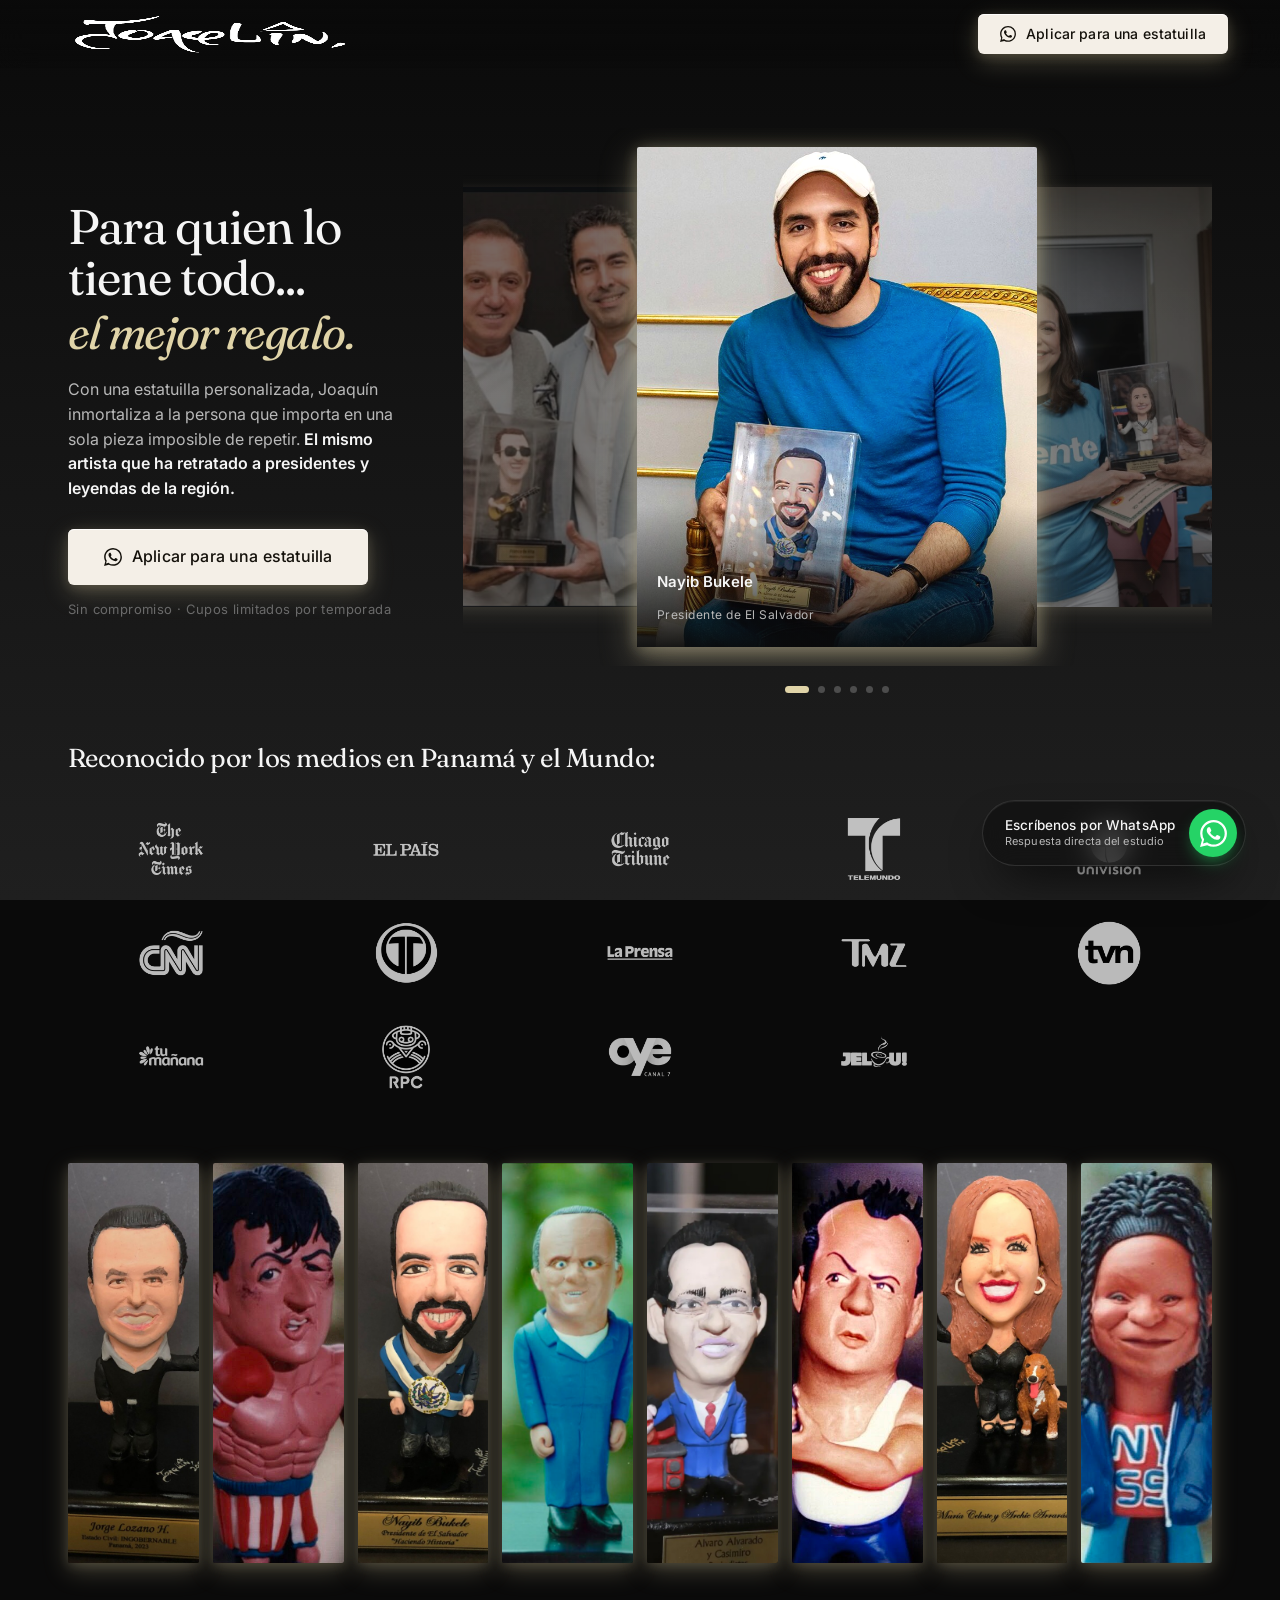
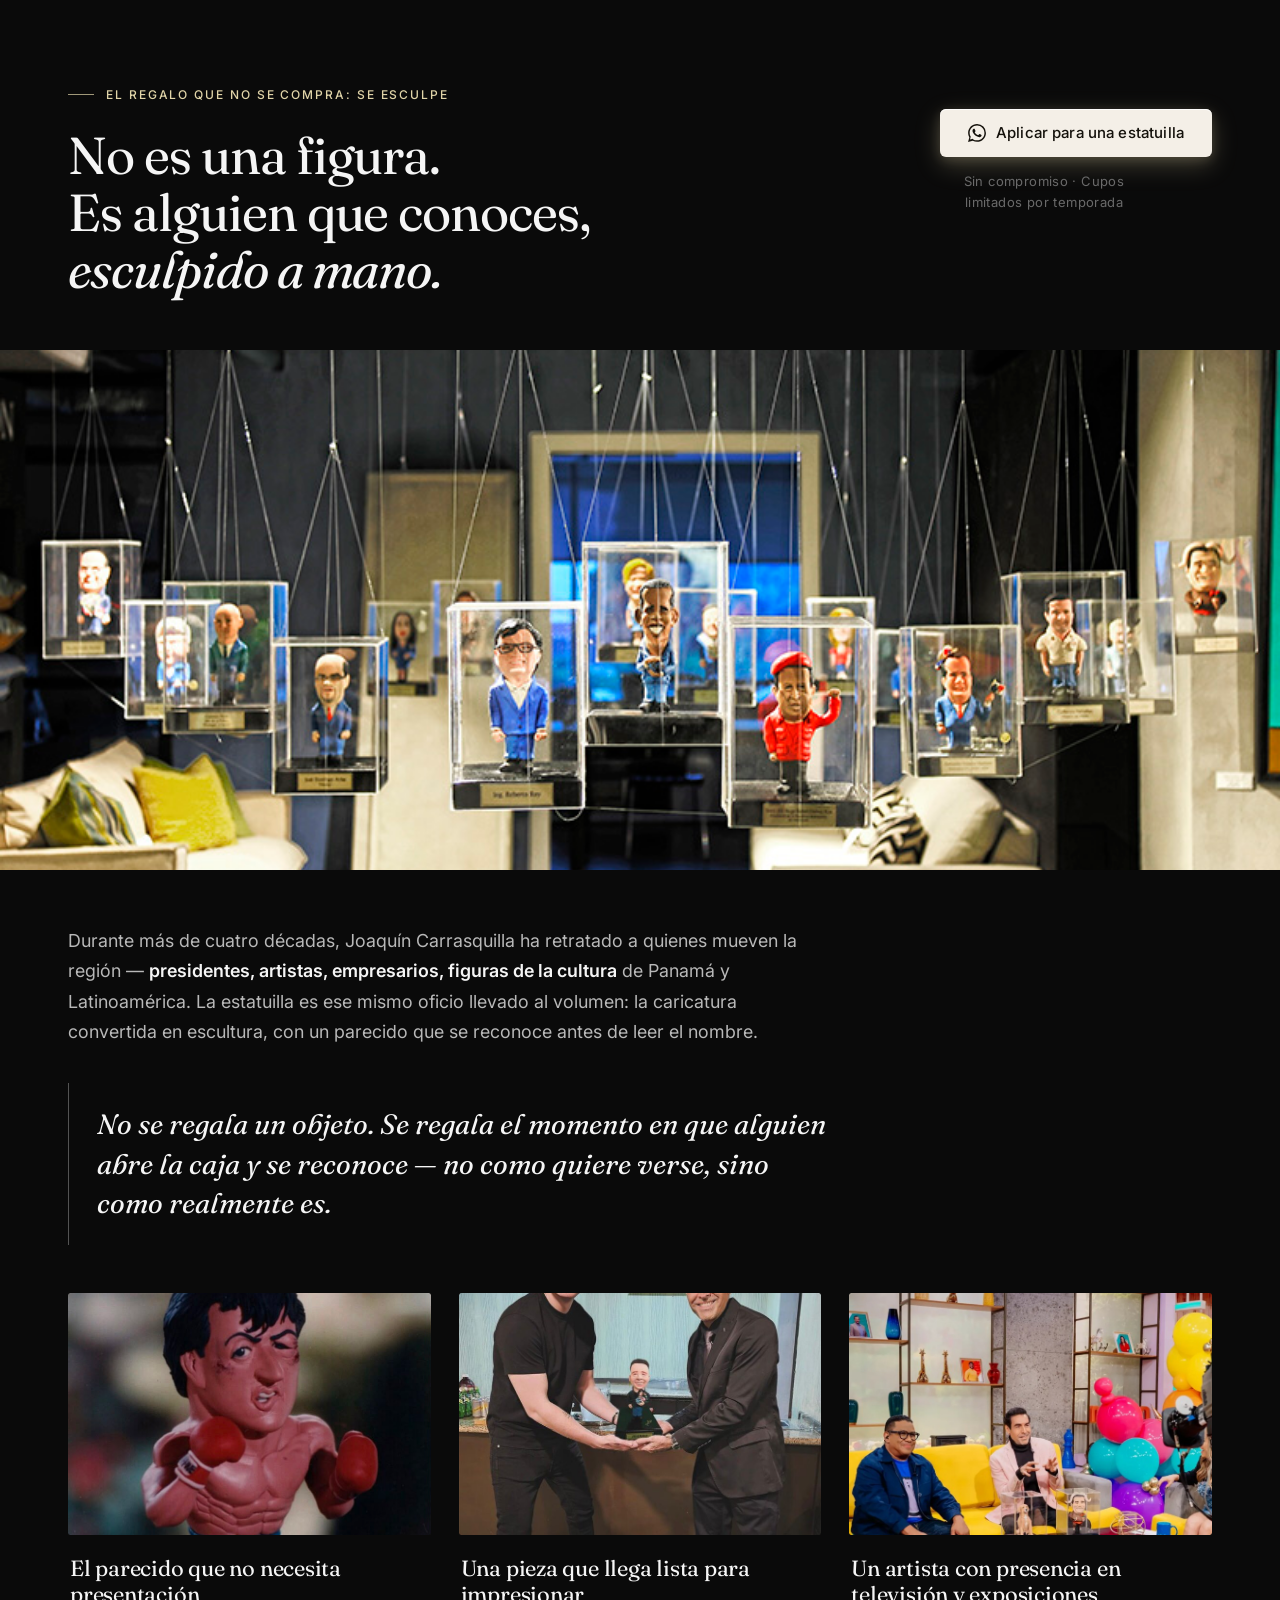
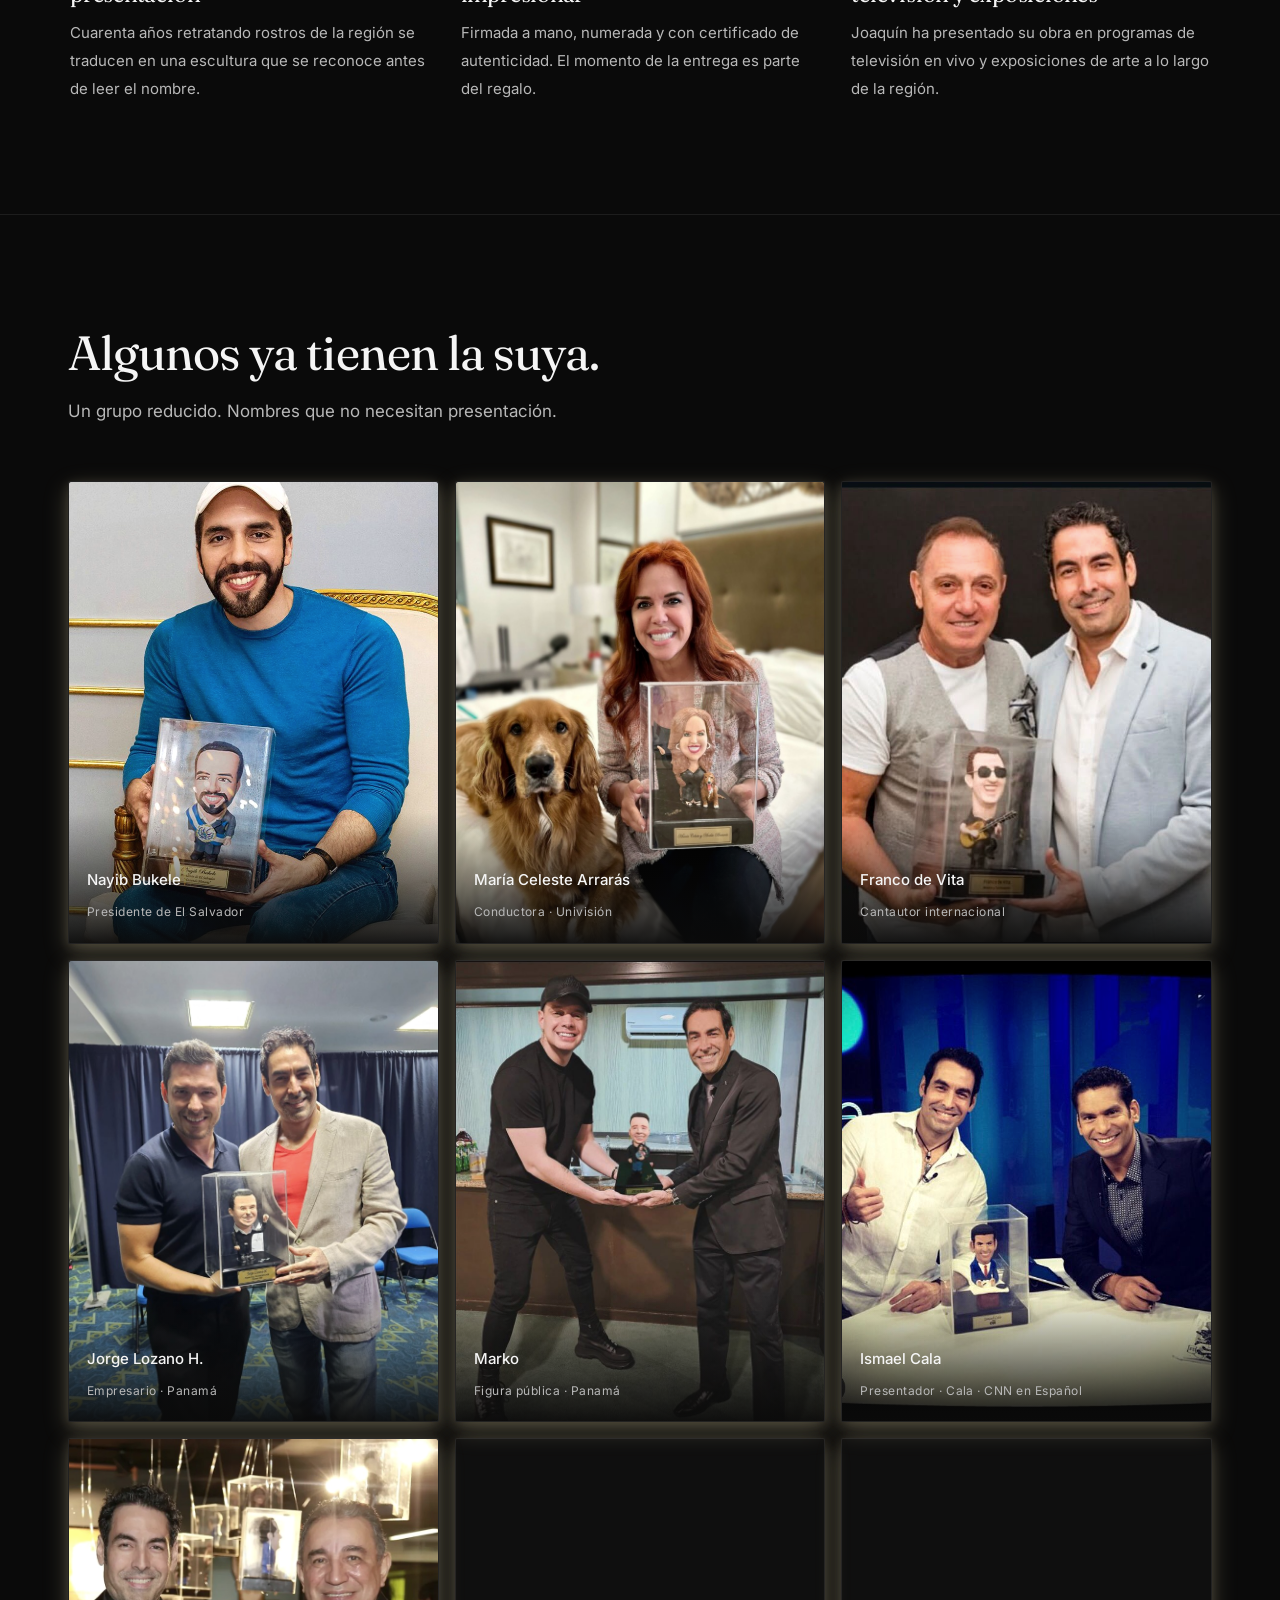
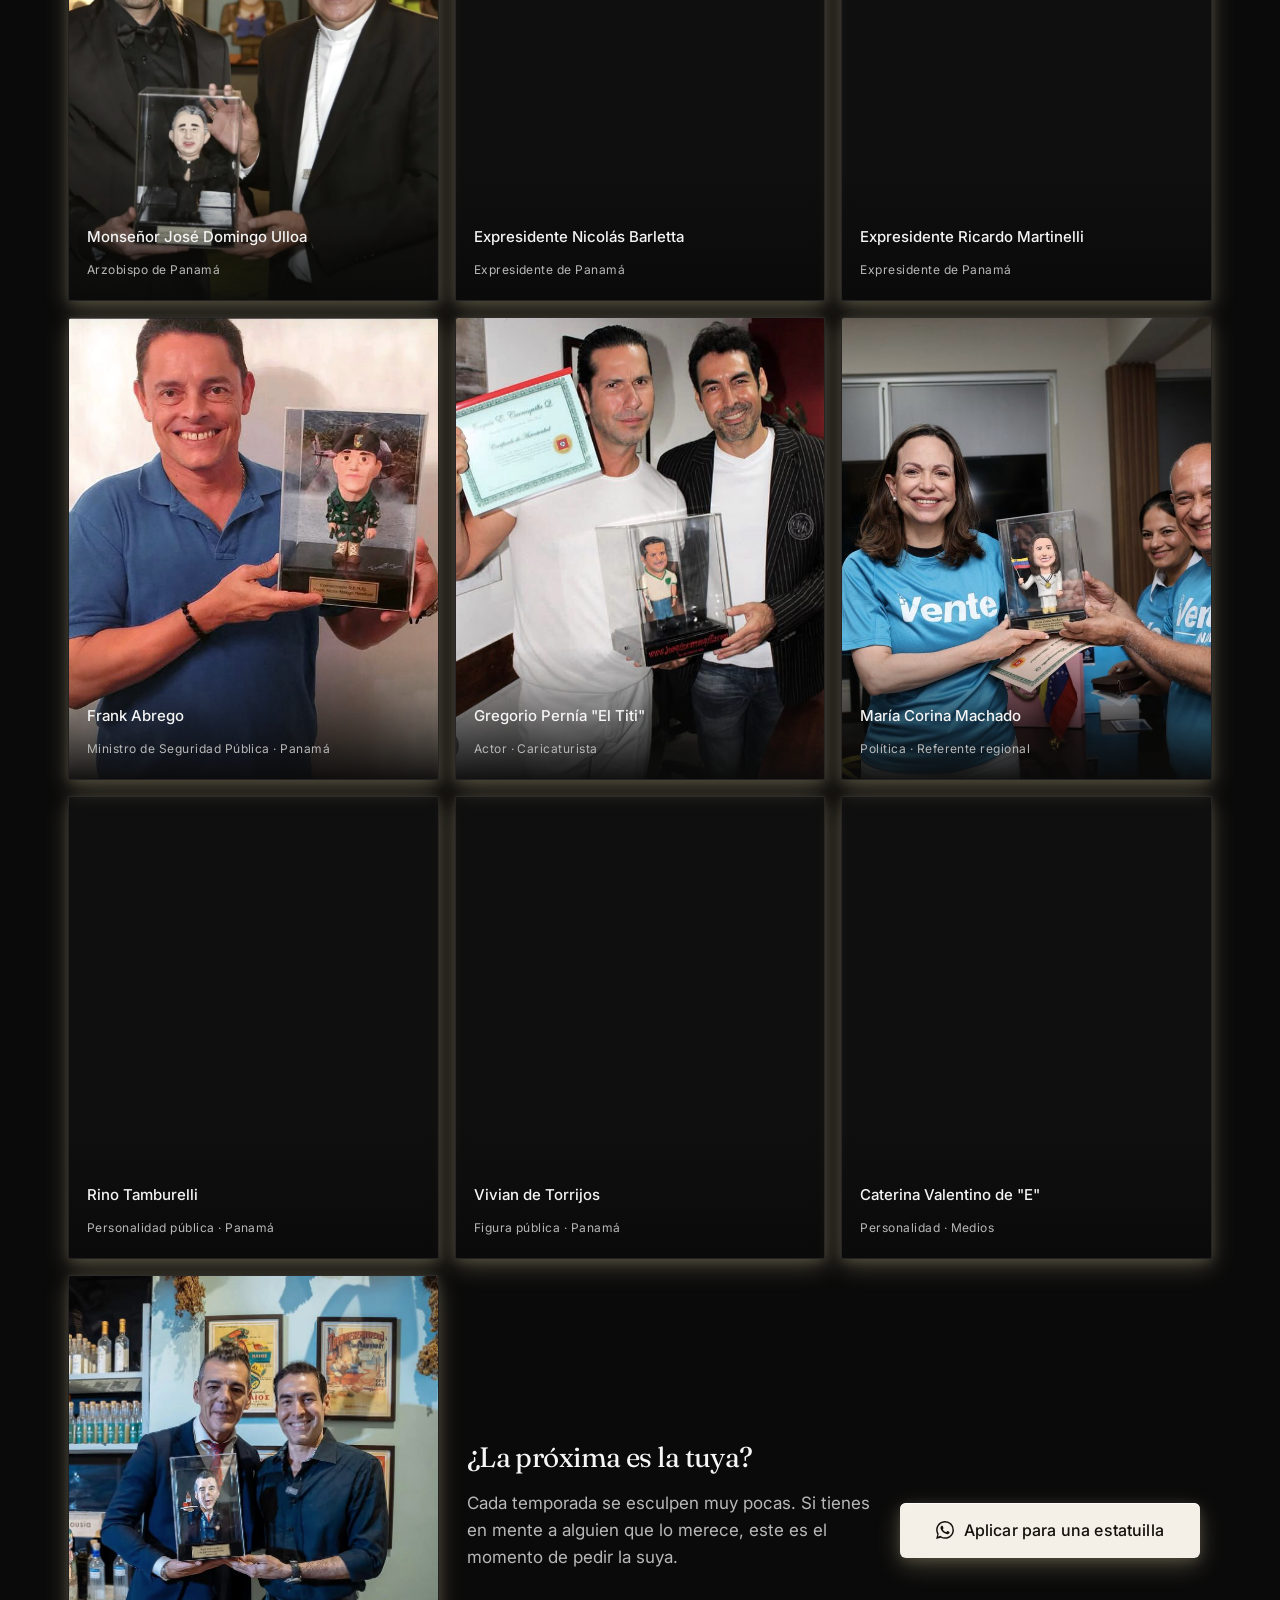
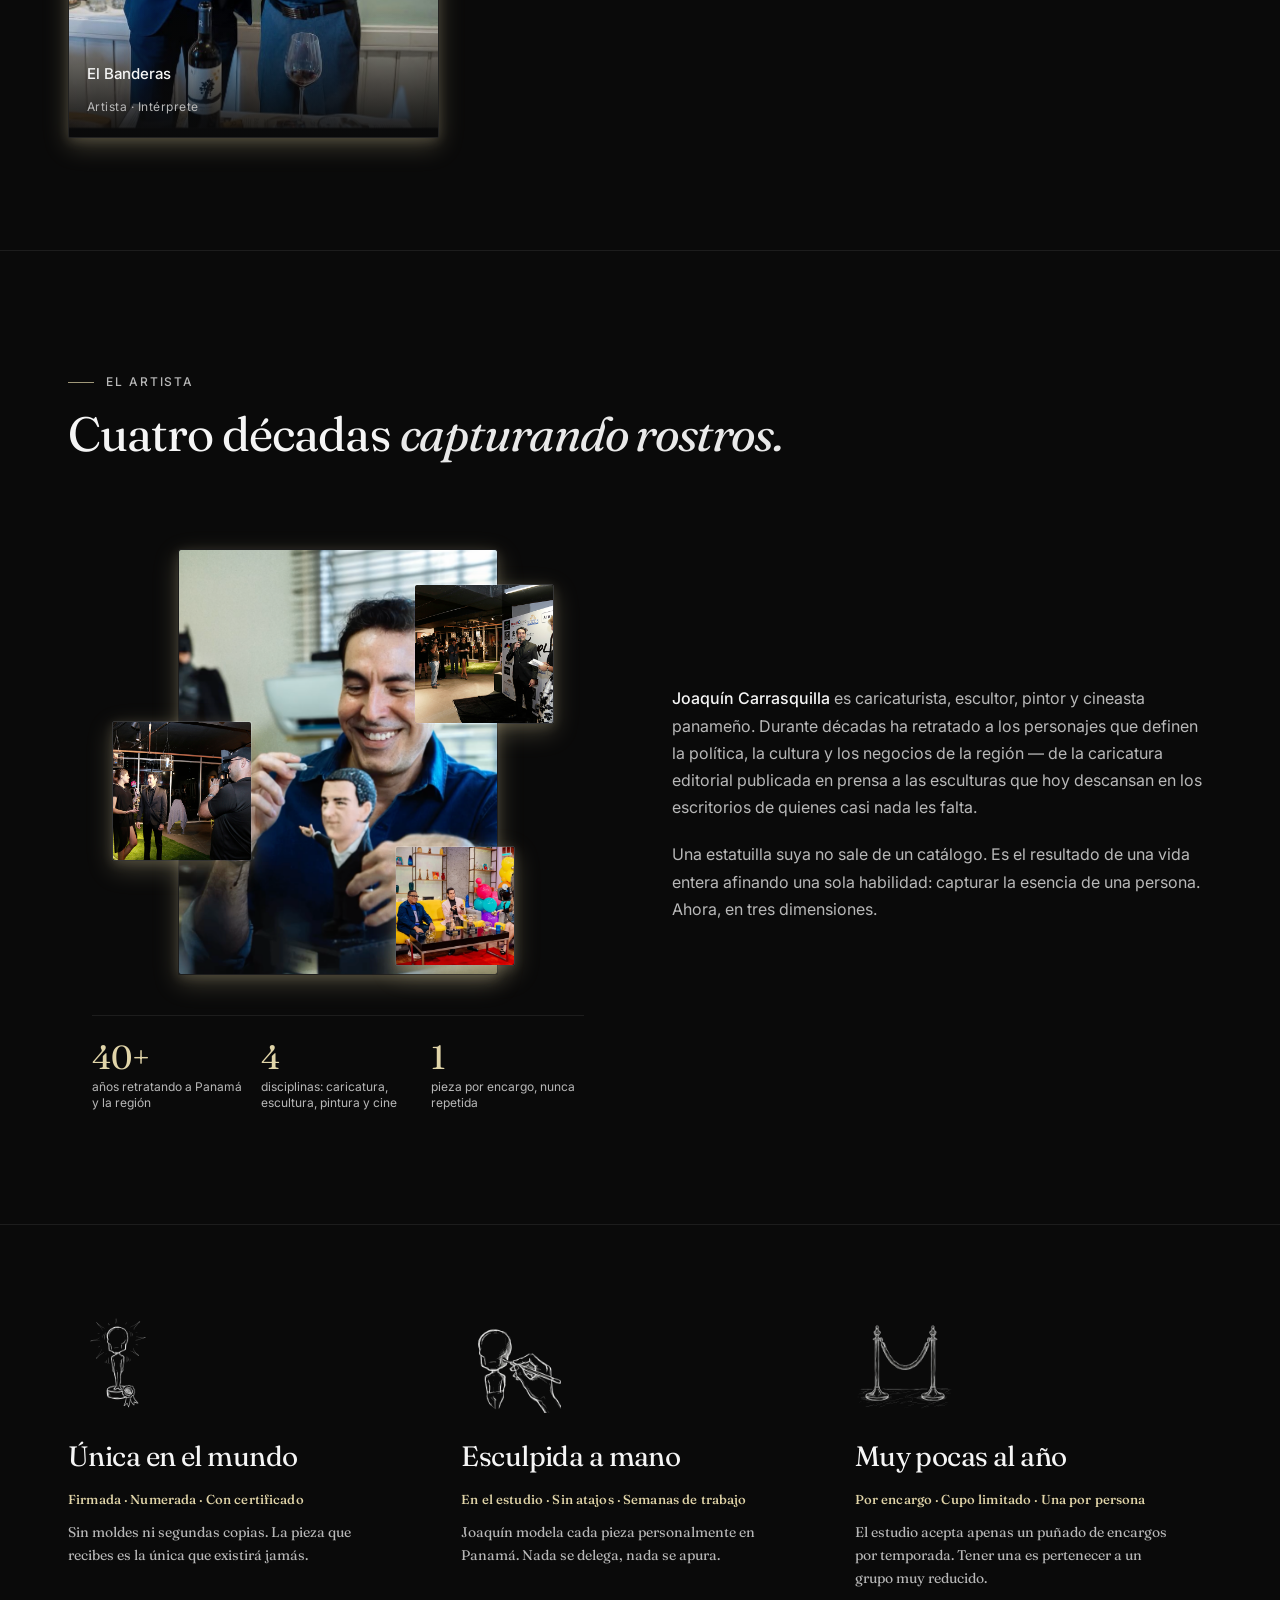
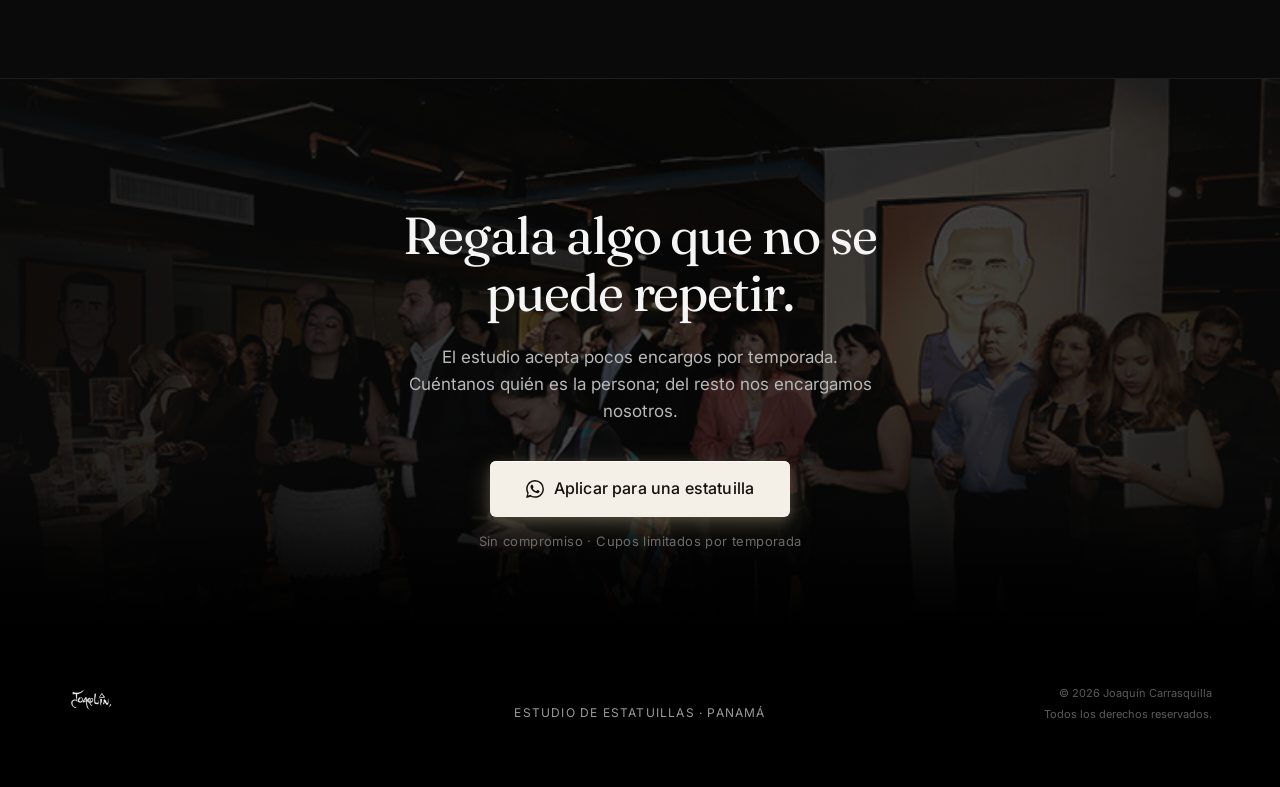
<file: whatsapp.html>
<!doctype html>
<html lang="es">
<head>
  <meta charset="utf-8" />
  <meta name="viewport" content="width=device-width, initial-scale=1" />
  <title>Joaquín Carrasquilla — Estatuillas esculpidas a mano, por encargo</title>
  <meta name="description" content="Una escultura del rostro que importa, esculpida a mano por Joaquín Carrasquilla, el artista que ha retratado a presidentes y figuras de la región. Pieza única, firmada y numerada. Por encargo." />

  <link rel="preconnect" href="https://fonts.googleapis.com">
  <link rel="preconnect" href="https://fonts.gstatic.com" crossorigin>
  <link href="https://fonts.googleapis.com/css2?family=Inter:wght@300;400;500;600&family=Fraunces:ital,opsz,wght@0,9..144,400;0,9..144,500;1,9..144,400;1,9..144,500&display=swap" rel="stylesheet">

  <link rel="stylesheet" href="styles.css" />
</head>
<body class="page-whatsapp">

  <!-- HEADER -->
  <header class="site-header">
    <div class="header-inner">
      <a class="logo" href="#top" aria-label="Joaquín Carrasquilla — inicio">
        <img src="assets/logo.png" alt="Joaquín Carrasquilla" width="320" height="88" decoding="async" />
      </a>
      <a class="btn btn-hero" href="https://wa.me/50760000000?text=Hola%2C%20me%20interesa%20encargar%20una%20estatuilla%20personalizada%20con%20Joaqu%C3%ADn%20Carrasquilla." target="_blank" rel="noopener">
        <span class="btn-label">Aplicar para una estatuilla</span>
      </a>
    </div>
  </header>

  <!-- HERO -->
  <section id="top" class="hero" aria-label="Presentación">
    <div class="hero-inner container">
      <div class="hero-content">
        <h1 class="hero-title">
          Para quien lo tiene todo...<br />
          <em>el mejor regalo.</em>
        </h1>
        <p class="hero-sub">
          Con una estatuilla personalizada, Joaquín inmortaliza a la persona que importa
          en una sola pieza imposible de repetir.
          <strong>El mismo artista que ha retratado a presidentes y leyendas de la región.</strong>
        </p>
        <a class="btn btn-hero" href="https://wa.me/50760000000?text=Hola%2C%20me%20interesa%20encargar%20una%20estatuilla%20personalizada%20con%20Joaqu%C3%ADn%20Carrasquilla." target="_blank" rel="noopener">
          <span class="btn-label">Aplicar para una estatuilla</span>
        </a>
        <p class="cta-note">Sin compromiso · Cupos limitados por temporada</p>
      </div>

      <div class="hero-carousel" aria-label="Galería de estatuillas">
        <div class="hero-slideshow">
          <figure class="hero-slide">
            <img src="assets/cliente-con-estatuilla/IMG_2627-e7383acf-987b-4b31-b4e6-dbb208cc5019.png" alt="Nayib Bukele con su estatuilla" decoding="async" />
            <figcaption>
              <strong>Nayib Bukele</strong>
              <span>Presidente de El Salvador</span>
            </figcaption>
          </figure>
          <figure class="hero-slide">
            <img src="assets/cliente-con-estatuilla/Maria Corina Machado.jpeg" alt="María Corina Machado con su estatuilla" decoding="async" />
            <figcaption>
              <strong>María Corina Machado</strong>
              <span>Política · Referente regional</span>
            </figcaption>
          </figure>
          <figure class="hero-slide">
            <img src="assets/cliente-con-estatuilla/Mis_esculturas__reunidas_en_un_mismo_espacio._Cada_pieza_con_su_historia__cada_detalle_con_su_r-2-c04f47b6-1784-4fe5-88b1-f902768b5a1e.png" alt="Monseñor Ulloa con su estatuilla en exposición" decoding="async" />
            <figcaption>
              <strong>Monseñor José Domingo Ulloa</strong>
              <span>Arzobispo de Panamá</span>
            </figcaption>
          </figure>
          <figure class="hero-slide">
            <img src="assets/cliente-con-estatuilla/IMG_2630-4d0dea5f-8acf-4399-ab27-2319d4a610f1.png" alt="Ismael Cala con su estatuilla en Cala CNN" decoding="async" />
            <figcaption>
              <strong>Ismael Cala</strong>
              <span>Presentador · Cala · CNN en Español</span>
            </figcaption>
          </figure>
          <figure class="hero-slide">
            <img src="assets/cliente-con-estatuilla/IMG_2628-bec510d0-ad0a-4d97-8ea1-d12f23ac2057.png" alt="María Celeste con su estatuilla" decoding="async" />
            <figcaption>
              <strong>María Celeste Arrarás</strong>
              <span>Conductora · Univisión</span>
            </figcaption>
          </figure>
          <figure class="hero-slide">
            <img src="assets/cliente-con-estatuilla/Franco-deVita.jpeg" alt="Franco de Vita con su estatuilla" decoding="async" />
            <figcaption>
              <strong>Franco de Vita</strong>
              <span>Cantautor internacional</span>
            </figcaption>
          </figure>
        </div>
      </div>
    </div>
  </section>

  <!-- AS SEEN ON -->
  <section class="seen-on" aria-label="Visto en medios">
    <div class="container">
      <p class="seen-on__label">Reconocido por los medios en Panamá y el Mundo:</p>
      <ul class="seen-on__grid">
        <li><img src="assets/media-logos/2-5.png" alt="The New York Times" width="120" height="48" loading="lazy" decoding="async" /></li>
        <li><img src="assets/media-logos/2-6.png" alt="El País" width="120" height="48" loading="lazy" decoding="async" /></li>
        <li><img src="assets/media-logos/2-4.png" alt="Chicago Tribune" width="120" height="48" loading="lazy" decoding="async" /></li>
        <li><img src="assets/media-logos/2-7.png" alt="Telemundo" width="120" height="48" loading="lazy" decoding="async" /></li>
        <li><img src="assets/media-logos/2-8.png" alt="Univisión" width="120" height="48" loading="lazy" decoding="async" /></li>
        <li><img src="assets/media-logos/6.png" alt="CNN en Español" width="120" height="48" loading="lazy" decoding="async" /></li>
        <li><img src="assets/media-logos/1.png" alt="Telemetro" width="120" height="48" loading="lazy" decoding="async" /></li>
        <li><img src="assets/media-logos/5.png" alt="La Prensa" width="120" height="48" loading="lazy" decoding="async" /></li>
        <li><img src="assets/media-logos/4.png" alt="TMZ" width="120" height="48" loading="lazy" decoding="async" /></li>
        <li><img src="assets/media-logos/2.png" alt="TVN" width="120" height="48" loading="lazy" decoding="async" /></li>
        <li><img src="assets/media-logos/7.png" alt="Tu Mañana" width="120" height="48" loading="lazy" decoding="async" /></li>
        <li><img src="assets/media-logos/8.png" alt="RPC" width="120" height="48" loading="lazy" decoding="async" /></li>
        <li><img src="assets/media-logos/9.png" alt="OYE Canal 7" width="120" height="48" loading="lazy" decoding="async" /></li>
        <li><img src="assets/media-logos/3.png" alt="Jelou!" width="120" height="48" loading="lazy" decoding="async" /></li>
      </ul>
    </div>
  </section>

  <!-- SCULPTURE STRIP -->
  <section class="sculpt-strip-section" aria-label="Esculturas esculpidas a mano">
    <div class="container">
      <ul class="sculpt-strip">
        <li class="sculpt-strip__item"><img src="assets/estatuilla-sola/IMG_2632-35d587b5-4e0b-45d2-9307-9f7c1fdc1393.png" alt="Estatuilla de Jorge Lozano H." width="300" height="400" loading="lazy" decoding="async" /></li>
        <li class="sculpt-strip__item sculpt-strip__item--mobile"><img src="assets/estatuilla-sola/escultura-rocky.jpeg" alt="Escultura caricatura de Rocky Balboa" width="300" height="400" loading="lazy" decoding="async" /></li>
        <li class="sculpt-strip__item"><img src="assets/estatuilla-sola/IMG_2633-0593293c-0584-4aa1-981b-858188f16f3b.png" alt="Estatuilla de Nayib Bukele" width="300" height="400" loading="lazy" decoding="async" /></li>
        <li class="sculpt-strip__item"><img src="assets/estatuilla-sola/escultura-hopkins.jpeg" alt="Escultura caricatura de Anthony Hopkins" width="300" height="400" loading="lazy" decoding="async" /></li>
        <li class="sculpt-strip__item"><img src="assets/estatuilla-sola/Mis_esculturas__reunidas_en_un_mismo_espacio._Cada_pieza_con_su_historia__cada_detalle_con_su_r-5-7283a736-3148-4349-a7e0-1f55900a8224.png" alt="Estatuilla de Álvaro Alvarado y Casimiro" width="300" height="400" loading="lazy" decoding="async" /></li>
        <li class="sculpt-strip__item sculpt-strip__item--mobile"><img src="assets/estatuilla-sola/escultura-willis.jpeg" alt="Escultura caricatura de Bruce Willis" width="300" height="400" loading="lazy" decoding="async" /></li>
        <li class="sculpt-strip__item"><img src="assets/estatuilla-sola/IMG_2634-b5064332-3b4e-409b-bf73-21cee9136ae9.png" alt="Estatuilla de María Celeste Arrarás" width="300" height="400" loading="lazy" decoding="async" /></li>
        <li class="sculpt-strip__item sculpt-strip__item--mobile"><img src="assets/estatuilla-sola/escultura-whoopi.jpeg" alt="Escultura caricatura de Whoopi Goldberg" width="300" height="400" loading="lazy" decoding="async" /></li>
      </ul>
    </div>
  </section>

  <!-- MAIN COPY -->
  <section class="story">
    <div class="container story-inner story-inner--wide">
      <div class="story-intro">
        <div class="story-intro__copy">
          <p class="story-kicker">El regalo que no se compra: se esculpe</p>
          <h2 class="story-title">No es una figura.<br />Es alguien que conoces, <em>esculpido a mano.</em></h2>
        </div>
        <div class="story-intro__action">
          <a class="btn btn-hero" href="https://wa.me/50760000000?text=Hola%2C%20me%20interesa%20encargar%20una%20estatuilla%20personalizada%20con%20Joaqu%C3%ADn%20Carrasquilla." target="_blank" rel="noopener">
            <span class="btn-label">Aplicar para una estatuilla</span>
          </a>
          <p class="cta-note">Sin compromiso · Cupos limitados por temporada</p>
        </div>
      </div>
    </div>

    <figure class="story-banner" aria-hidden="true">
      <img
        src="assets/expocision/esculturas_colgadas_expo-9c81c54c-c527-4c65-b3d5-cafd2fafb744.png"
        alt=""
        loading="lazy" decoding="async"
      />
    </figure>

    <div class="container story-inner story-inner--wide">
      <div class="story-body">
        <p>
          Durante más de cuatro décadas, Joaquín Carrasquilla ha retratado a quienes mueven la región —
          <strong>presidentes, artistas, empresarios, figuras de la cultura</strong> de Panamá y Latinoamérica.
          La estatuilla es ese mismo oficio llevado al volumen: la caricatura convertida en escultura,
          con un parecido que se reconoce antes de leer el nombre.
        </p>
        <p class="story-pull">
          No se regala un objeto. Se regala el momento en que alguien abre la caja y se reconoce — no como quiere verse, sino como realmente es.
        </p>
      </div>

      <ul class="story-points" aria-label="Por qué es diferente">
        <li class="story-point">
          <div class="story-point__media">
            <img src="assets/estatuilla-sola/escultura-rocky.jpeg" alt="Estatuilla esculpida a mano por Joaquín Carrasquilla" loading="lazy" decoding="async" />
          </div>
          <div class="story-point__copy">
            <strong>El parecido que no necesita presentación</strong>
            <span>Cuarenta años retratando rostros de la región se traducen en una escultura que se reconoce antes de leer el nombre.</span>
          </div>
        </li>
        <li class="story-point">
          <div class="story-point__media">
            <img src="assets/cliente-con-estatuilla/IMG_2631-c5213967-e4c7-443c-9366-b4a86f2693a8.png" alt="Entrega de estatuilla de Marko" loading="lazy" decoding="async" />
          </div>
          <div class="story-point__copy">
            <strong>Una pieza que llega lista para impresionar</strong>
            <span>Firmada a mano, numerada y con certificado de autenticidad. El momento de la entrega es parte del regalo.</span>
          </div>
        </li>
        <li class="story-point">
          <div class="story-point__media">
            <img src="assets/joaquin-en-vivo/Gracias_a__jeloutvn_por_la_invitacio_n_y_a__eddyvasquezwao___nathygonzalez7_y__adrisininsta_por_-8d13ff79-414c-4a55-bda4-de28b7d63c16.png" alt="Joaquín presentando sus esculturas en televisión en vivo" loading="lazy" decoding="async" />
          </div>
          <div class="story-point__copy">
            <strong>Un artista con presencia en televisión y exposiciones</strong>
            <span>Joaquín ha presentado su obra en programas de televisión en vivo y exposiciones de arte a lo largo de la región.</span>
          </div>
        </li>
      </ul>
    </div>
  </section>

  <!-- SOCIAL PROOF -->
  <section id="galeria" class="proof" aria-label="Quién ya tiene la suya">
    <div class="container">
      <header class="section-head">
        <h2 class="section-title">Algunos ya tienen la suya.</h2>
        <p class="section-lead">Un grupo reducido. Nombres que no necesitan presentación.</p>
      </header>

      <div class="proof-grid">
        <figure class="proof-card">
          <img src="assets/cliente-con-estatuilla/IMG_2627-e7383acf-987b-4b31-b4e6-dbb208cc5019.png" alt="Nayib Bukele con su estatuilla" loading="lazy" decoding="async" />
          <figcaption>
            <strong>Nayib Bukele</strong>
            <span>Presidente de El Salvador</span>
          </figcaption>
        </figure>
        <figure class="proof-card">
          <img src="assets/cliente-con-estatuilla/IMG_2628-bec510d0-ad0a-4d97-8ea1-d12f23ac2057.png" alt="María Celeste con su estatuilla" loading="lazy" decoding="async" />
          <figcaption>
            <strong>María Celeste Arrarás</strong>
            <span>Conductora · Univisión</span>
          </figcaption>
        </figure>
        <figure class="proof-card">
          <img src="assets/cliente-con-estatuilla/Franco-deVita.jpeg" alt="Franco de Vita con su estatuilla" loading="lazy" decoding="async" />
          <figcaption>
            <strong>Franco de Vita</strong>
            <span>Cantautor internacional</span>
          </figcaption>
        </figure>
        <figure class="proof-card">
          <img src="assets/cliente-con-estatuilla/IMG_2629-5e791392-01d3-4bed-9afb-c70bd09bcc63.png" alt="Jorge Lozano con su estatuilla" loading="lazy" decoding="async" />
          <figcaption>
            <strong>Jorge Lozano H.</strong>
            <span>Empresario · Panamá</span>
          </figcaption>
        </figure>
        <figure class="proof-card">
          <img src="assets/cliente-con-estatuilla/IMG_2631-c5213967-e4c7-443c-9366-b4a86f2693a8.png" alt="Entrega de estatuilla MARKO" loading="lazy" decoding="async" />
          <figcaption>
            <strong>Marko</strong>
            <span>Figura pública · Panamá</span>
          </figcaption>
        </figure>
        <figure class="proof-card">
          <img src="assets/cliente-con-estatuilla/IMG_2630-4d0dea5f-8acf-4399-ab27-2319d4a610f1.png" alt="Ismael Cala con su estatuilla" loading="lazy" decoding="async" />
          <figcaption>
            <strong>Ismael Cala</strong>
            <span>Presentador · Cala · CNN en Español</span>
          </figcaption>
        </figure>

        <figure class="proof-card proof-card--wide">
          <img src="assets/cliente-con-estatuilla/Mis_esculturas__reunidas_en_un_mismo_espacio._Cada_pieza_con_su_historia__cada_detalle_con_su_r-2-c04f47b6-1784-4fe5-88b1-f902768b5a1e.png" alt="Monseñor Ulloa con su estatuilla en exposición" loading="lazy" decoding="async" />
          <figcaption>
            <strong>Monseñor José Domingo Ulloa</strong>
            <span>Arzobispo de Panamá</span>
          </figcaption>
        </figure>

        <figure class="proof-card">
          <img src="assets/cliente-con-estatuilla/Expresidente Nicolás Barletta.jpeg" alt="Expresidente Nicolás Barletta con su estatuilla" loading="lazy" decoding="async" />
          <figcaption>
            <strong>Expresidente Nicolás Barletta</strong>
            <span>Expresidente de Panamá</span>
          </figcaption>
        </figure>

        <figure class="proof-card">
          <img src="assets/cliente-con-estatuilla/Expresidente Ricardo Martinelli.jpeg" alt="Expresidente Ricardo Martinelli con su estatuilla" loading="lazy" decoding="async" />
          <figcaption>
            <strong>Expresidente Ricardo Martinelli</strong>
            <span>Expresidente de Panamá</span>
          </figcaption>
        </figure>

        <figure class="proof-card">
          <img src="assets/cliente-con-estatuilla/Frank Abrego Ministro de Seguridad Pública.jpeg" alt="Frank Abrego con su estatuilla" loading="lazy" decoding="async" />
          <figcaption>
            <strong>Frank Abrego</strong>
            <span>Ministro de Seguridad Pública · Panamá</span>
          </figcaption>
        </figure>

        <figure class="proof-card">
          <img src="assets/cliente-con-estatuilla/Gregorio Pernía El Titi.jpeg" alt="Gregorio Pernía El Titi con su estatuilla" loading="lazy" decoding="async" />
          <figcaption>
            <strong>Gregorio Pernía "El Titi"</strong>
            <span>Actor · Caricaturista</span>
          </figcaption>
        </figure>

        <figure class="proof-card">
          <img src="assets/cliente-con-estatuilla/Maria Corina Machado.jpeg" alt="María Corina Machado con su estatuilla" loading="lazy" decoding="async" />
          <figcaption>
            <strong>María Corina Machado</strong>
            <span>Política · Referente regional</span>
          </figcaption>
        </figure>

        <figure class="proof-card">
          <img src="assets/cliente-con-estatuilla/Rino Tamburelli.jpeg" alt="Rino Tamburelli con su estatuilla" loading="lazy" decoding="async" />
          <figcaption>
            <strong>Rino Tamburelli</strong>
            <span>Personalidad pública · Panamá</span>
          </figcaption>
        </figure>

        <figure class="proof-card">
          <img src="assets/cliente-con-estatuilla/Vivian de Torrijos.jpeg" alt="Vivian de Torrijos con su estatuilla" loading="lazy" decoding="async" />
          <figcaption>
            <strong>Vivian de Torrijos</strong>
            <span>Figura pública · Panamá</span>
          </figcaption>
        </figure>

        <figure class="proof-card">
          <img src="assets/cliente-con-estatuilla/Caterina Valentino de E.jpeg" alt="Caterina Valentino de E con su estatuilla" loading="lazy" decoding="async" />
          <figcaption>
            <strong>Caterina Valentino de "E"</strong>
            <span>Personalidad · Medios</span>
          </figcaption>
        </figure>

        <figure class="proof-card">
          <img src="assets/cliente-con-estatuilla/El Banderas.jpeg" alt="El Banderas con su estatuilla" loading="lazy" decoding="async" />
          <figcaption>
            <strong>El Banderas</strong>
            <span>Artista · Intérprete</span>
          </figcaption>
        </figure>

        <div class="proof-cta">
          <h3 class="proof-cta__title">¿La próxima es la tuya?</h3>
          <div class="proof-cta__row">
            <p class="proof-cta__text">
              Cada temporada se esculpen muy pocas. Si tienes en mente a alguien que lo merece, este es el momento de pedir la suya.
            </p>
            <a class="btn btn-hero" href="https://wa.me/50760000000?text=Hola%2C%20me%20interesa%20encargar%20una%20estatuilla%20personalizada%20con%20Joaqu%C3%ADn%20Carrasquilla." target="_blank" rel="noopener">
              <span class="btn-label">Aplicar para una estatuilla</span>
            </a>
          </div>
        </div>
      </div>
    </div>
  </section>

  <!-- ARTIST -->
  <section class="artist" aria-label="Sobre el artista">
    <div class="container">
      <header class="section-head">
        <p class="section-eyebrow">El artista</p>
        <h2 class="section-title">Cuatro décadas <em>capturando rostros.</em></h2>
      </header>

      <div class="artist-layout">
        <div class="artist-visual">
          <div class="artist-collage">
            <figure class="artist-main">
              <img
                src="assets/joaquin-trabajando/Screenshot 2026-05-20 at 11.42.10 AM.png"
                alt="Joaquín Carrasquilla esculpiendo una estatuilla en su estudio"
                loading="lazy" decoding="async"
              />
            </figure>
            <figure class="artist-inset artist-inset--1">
              <img
                src="assets/joaquin-en-vivo/joako_expo_hablando_publico_atento_expo_addison-1f5ad973-8ae1-4104-9588-5958aeaedfd5.png"
                alt="Joaquín presentando en exposición Addison"
                loading="lazy" decoding="async"
              />
            </figure>
            <figure class="artist-inset artist-inset--2">
              <img
                src="assets/joaquin-en-vivo/joako_entrevista_addison_expo-15bf9979-554d-4e6a-a122-bf63397048c1.png"
                alt="Joaquín en entrevista en exposición"
                loading="lazy" decoding="async"
              />
            </figure>
            <figure class="artist-inset artist-inset--3">
              <img
                src="assets/joaquin-en-vivo/Gracias_a__jeloutvn_por_la_invitacio_n_y_a__eddyvasquezwao___nathygonzalez7_y__adrisininsta_por_-8d13ff79-414c-4a55-bda4-de28b7d63c16.png"
                alt="Joaquín en aparición televisiva"
                loading="lazy" decoding="async"
              />
            </figure>
          </div>

          <ul class="artist-stats" aria-label="Datos del artista">
            <li>
              <strong>40+</strong>
              <span>años retratando a Panamá y la región</span>
            </li>
            <li>
              <strong>4</strong>
              <span>disciplinas: caricatura, escultura, pintura y cine</span>
            </li>
            <li>
              <strong>1</strong>
              <span>pieza por encargo, nunca repetida</span>
            </li>
          </ul>
        </div>

        <div class="artist-copy">
          <p>
            <strong>Joaquín Carrasquilla</strong> es caricaturista, escultor, pintor y cineasta panameño.
            Durante décadas ha retratado a los personajes que definen la política, la cultura y los negocios
            de la región — de la caricatura editorial publicada en prensa a las esculturas que hoy
            descansan en los escritorios de quienes casi nada les falta.
          </p>

          <p>
            Una estatuilla suya no sale de un catálogo. Es el resultado de una vida entera afinando
            una sola habilidad: capturar la esencia de una persona. Ahora, en tres dimensiones.
          </p>
        </div>
      </div>
    </div>
  </section>

  <!-- TRUST BADGES -->
  <section class="trust" aria-label="Garantías del estudio">
    <div class="container">
      <div class="trust-grid">

        <article class="trust-badge">
          <div class="trust-badge__icon" aria-hidden="true">
            <img src="assets/trust-icons/unique.png" alt="" width="100" height="100" decoding="async" />
          </div>
          <h3 class="trust-badge__title">Única en el mundo</h3>
          <p class="trust-badge__tags">Firmada · Numerada · Con certificado</p>
          <p class="trust-badge__text">Sin moldes ni segundas copias. La pieza que recibes es la única que existirá jamás.</p>
        </article>

        <article class="trust-badge">
          <div class="trust-badge__icon" aria-hidden="true">
            <img src="assets/trust-icons/hand-made.png" alt="" width="100" height="100" decoding="async" />
          </div>
          <h3 class="trust-badge__title">Esculpida a mano</h3>
          <p class="trust-badge__tags">En el estudio · Sin atajos · Semanas de trabajo</p>
          <p class="trust-badge__text">Joaquín modela cada pieza personalmente en Panamá. Nada se delega, nada se apura.</p>
        </article>

        <article class="trust-badge">
          <div class="trust-badge__icon" aria-hidden="true">
            <img src="assets/trust-icons/exclusive.png" alt="" width="100" height="100" decoding="async" />
          </div>
          <h3 class="trust-badge__title">Muy pocas al año</h3>
          <p class="trust-badge__tags">Por encargo · Cupo limitado · Una por persona</p>
          <p class="trust-badge__text">El estudio acepta apenas un puñado de encargos por temporada. Tener una es pertenecer a un grupo muy reducido.</p>
        </article>

      </div>
    </div>
  </section>

  <!-- FINAL CTA + FOOTER -->
  <section class="cta-band cta-band--closing" aria-label="Llamado a la acción">
    <div class="cta-band__bg">
      <img
        src="assets/expocision/gente_en_expo_addison-1b108e00-6ac4-42f6-a2d3-d2f6da8dff81.png"
        alt=""
        aria-hidden="true"
      />
    </div>
    <div class="cta-band__scrim"></div>
    <div class="container cta-band__content">
      <h2 class="cta-band__title">Regala algo que no se puede repetir.</h2>
      <p class="cta-band__text">
        El estudio acepta pocos encargos por temporada.
        Cuéntanos quién es la persona; del resto nos encargamos nosotros.
      </p>
      <a class="btn btn-cta-band" href="https://wa.me/50760000000?text=Hola%2C%20me%20interesa%20encargar%20una%20estatuilla%20personalizada%20con%20Joaqu%C3%ADn%20Carrasquilla." target="_blank" rel="noopener">
        <span class="btn-label">Aplicar para una estatuilla</span>
      </a>
      <p class="cta-note">Sin compromiso · Cupos limitados por temporada</p>
    </div>

    <footer class="site-footer site-footer--closing">
      <div class="site-footer__fade" aria-hidden="true"></div>
      <div class="container site-footer__inner">
        <div class="site-footer__grid">
          <div class="site-footer__logo">
            <img src="assets/logo.png" alt="Joaquín Carrasquilla" width="180" height="50" decoding="async" />
          </div>
          <div class="site-footer__center">
            <p>Estudio de estatuillas · Panamá</p>
          </div>
          <div class="site-footer__legal">
            <p>© 2026 Joaquín Carrasquilla</p>
            <p>Todos los derechos reservados.</p>
          </div>
        </div>
      </div>
    </footer>
  </section>

  <!-- FLOATING WHATSAPP -->
  <a
    class="wa-float"
    href="https://wa.me/50760000000?text=Hola%2C%20me%20interesa%20encargar%20una%20estatuilla%20personalizada%20con%20Joaqu%C3%ADn%20Carrasquilla."
    target="_blank"
    rel="noopener"
    aria-label="Escríbenos por WhatsApp"
  >
    <span class="wa-float__text">
      <span class="wa-float__label">Escríbenos por WhatsApp</span>
      <span class="wa-float__sub">Respuesta directa del estudio</span>
    </span>
    <span class="wa-float__icon" aria-hidden="true">
      <svg viewBox="0 0 24 24" xmlns="http://www.w3.org/2000/svg">
        <path d="M.057 24l1.687-6.163a11.867 11.867 0 0 1-1.587-5.946C.16 5.335 5.495 0 12.05 0a11.817 11.817 0 0 1 8.413 3.488 11.824 11.824 0 0 1 3.48 8.414c-.003 6.557-5.338 11.892-11.893 11.892a11.9 11.9 0 0 1-5.688-1.448L.057 24zm6.597-3.807c1.676.995 3.276 1.591 5.392 1.592 5.448 0 9.886-4.434 9.889-9.885.002-5.462-4.415-9.89-9.881-9.892-5.452 0-9.887 4.434-9.889 9.884a9.86 9.86 0 0 0 1.51 5.26l-.999 3.648 3.978-1.115zm11.387-5.464c-.074-.124-.272-.198-.57-.347-.297-.149-1.758-.868-2.031-.967-.272-.099-.47-.149-.669.149-.198.297-.768.967-.941 1.165-.173.198-.347.223-.644.074-.297-.149-1.255-.462-2.39-1.475-.883-.788-1.48-1.761-1.653-2.059-.173-.297-.018-.458.13-.606.134-.133.297-.347.446-.521.151-.172.2-.296.3-.495.099-.198.05-.372-.025-.521-.075-.148-.669-1.611-.916-2.206-.242-.579-.487-.501-.669-.51l-.57-.01c-.198 0-.52.074-.792.372-.272.297-1.04 1.016-1.04 2.479 0 1.462 1.065 2.875 1.213 3.074.149.198 2.095 3.2 5.076 4.487.709.306 1.263.489 1.694.625.712.227 1.36.195 1.872.118.571-.085 1.758-.719 2.006-1.413.248-.694.248-1.289.173-1.413z"/>
      </svg>
    </span>
  </a>

  <script src="script.js"></script>
</body>
</html>
</file>
<file: styles.css>
/* ============================================================
   Joaquín Carrasquilla — Conversion funnel
   Restrained · gallery · black + dark gray + warm ivory.
   Champagne gold used sparingly: accents, rules, key numerals.
   ============================================================ */

:root {
  --bg-top: #0a0a0a;
  --bg-mid: #141414;
  --bg-bot: #1f1f1f;
  --bg-card: rgba(255, 255, 255, 0.025);
  --bg-card-2: rgba(255, 255, 255, 0.04);
  --bg-inset: rgba(0, 0, 0, 0.25);
  --ink: #f5f5f5;
  --ink-soft: #b8b8b8;
  --ink-dim: #6a6a6a;
  --line: rgba(255, 255, 255, 0.08);
  --line-strong: rgba(255, 255, 255, 0.22);
  --gold: #e0d4a8;
  --gold-glow: rgba(224, 212, 168, 0.28);
  --gold-glow-strong: rgba(224, 212, 168, 0.38);
  --gold-drop-glow: 0 8px 26px rgba(224, 212, 168, 0.24), 0 3px 12px rgba(240, 225, 177, 0.16);
  --gold-drop-glow-strong: 0 12px 36px rgba(224, 212, 168, 0.36), 0 4px 16px rgba(240, 225, 177, 0.24), 0 0 20px rgba(224, 212, 168, 0.12);
  --image-radius: 2px;
  --max: 1200px;
  --display: "Fraunces", Georgia, serif;
  --serif: "Fraunces", Georgia, serif;
  --sans: "Inter", -apple-system, BlinkMacSystemFont, "Helvetica Neue", Arial, sans-serif;
  --header-h: 68px;
}

*, *::before, *::after { box-sizing: border-box; }

html {
  scroll-behavior: smooth;
  background: var(--bg-top);
}

body {
  margin: 0;
  padding: 0;
  overflow-x: hidden;
  background: linear-gradient(180deg, var(--bg-top) 0%, var(--bg-mid) 45%, var(--bg-bot) 100%);
  background-attachment: fixed;
  color: var(--ink);
  font-family: var(--sans);
  font-size: 17px;
  font-weight: 400;
  line-height: 1.65;
  -webkit-font-smoothing: antialiased;
  -moz-osx-font-smoothing: grayscale;
}

img { max-width: 100%; display: block; }

.hero-slide img,
.proof-card,
.artist-main,
.artist-inset,
.upload-thumb {
  border-radius: var(--image-radius);
  box-shadow: var(--gold-drop-glow);
}

.hero-slide img,
.proof-card img,
.artist-main img,
.artist-inset img,
.upload-thumb img,
.story-point__media img {
  border-radius: var(--image-radius);
}

a {
  color: inherit;
  text-decoration: none;
}

a:focus-visible,
button:focus-visible {
  outline: 2px solid var(--gold);
  outline-offset: 3px;
  border-radius: 2px;
}

em { font-style: italic; }

.container {
  width: 100%;
  max-width: var(--max);
  margin: 0 auto;
  padding: 0 28px;
}

/* ---------- Buttons ---------- */
.btn {
  display: inline-flex;
  flex-direction: column;
  align-items: center;
  justify-content: center;
  gap: 4px;
  font-family: var(--sans);
  cursor: pointer;
  border: none;
  border-radius: 6px;
  box-shadow: none;
  transition:
    background 0.3s ease,
    color 0.3s ease,
    border-color 0.3s ease,
    box-shadow 0.35s ease;
}

.btn-label {
  font-family: var(--sans);
  font-size: 15px;
  font-weight: 500;
  letter-spacing: 0.01em;
  text-transform: none;
  line-height: 1.35;
}

.btn-sub {
  font-family: var(--sans);
  font-size: 12px;
  font-weight: 400;
  letter-spacing: 0.01em;
  text-transform: none;
  opacity: 0.68;
}

/* Header — outlined ghost */
.btn-header {
  flex-direction: row;
  gap: 0;
  padding: 11px 20px;
  background: transparent;
  color: var(--ink);
  border: 1px solid rgba(255, 255, 255, 0.28);
  font-size: 14px;
  letter-spacing: 0.01em;
  font-weight: 500;
  text-transform: none;
  box-shadow: var(--gold-drop-glow);
}

.btn-header:hover {
  background: rgba(255, 255, 255, 0.06);
  border-color: rgba(255, 255, 255, 0.5);
  box-shadow: var(--gold-drop-glow-strong);
}

/* Primary CTAs — warm ivory, grounded */
.btn-hero,
.btn-cta-band,
.btn-submit,
.btn-form-next {
  padding: 17px 36px;
  background: #f4efe7;
  color: #14110b;
  box-shadow:
    inset 0 1px 0 rgba(255, 255, 255, 0.85),
    var(--gold-drop-glow);
}

.btn-hero:hover,
.btn-cta-band:hover,
.btn-submit:hover,
.btn-form-next:hover:not(:disabled) {
  background: #fffaf2;
  box-shadow:
    inset 0 1px 0 rgba(255, 255, 255, 0.9),
    var(--gold-drop-glow-strong);
}

.btn-hero:active,
.btn-cta-band:active,
.btn-submit:active,
.btn-form-next:active:not(:disabled) {
  background: #e8dcc4;
  color: #1a1408;
  box-shadow:
    inset 0 1px 0 rgba(255, 255, 255, 0.7),
    var(--gold-drop-glow);
  transition: background 0.12s ease, box-shadow 0.12s ease, color 0.12s ease;
}

.btn-cta-band {
  display: flex;
  width: fit-content;
  margin-inline: auto;
}

.btn-hero .btn-label,
.btn-cta-band .btn-label,
.btn-submit .btn-label {
  font-size: 16px;
  letter-spacing: 0.01em;
}

.btn-hero .btn-sub,
.btn-cta-band .btn-sub,
.btn-submit .btn-sub {
  color: #2a2a2a;
  opacity: 0.6;
}

.btn-submit {
  width: 100%;
  margin-top: 8px;
}

/* Footer — outlined ghost */
.btn-footer {
  flex-direction: row;
  padding: 11px 22px;
  background: transparent;
  color: var(--ink);
  border: 1px solid rgba(255, 255, 255, 0.22);
  font-size: 14px;
  letter-spacing: 0.01em;
  font-weight: 500;
  text-transform: none;
  box-shadow: var(--gold-drop-glow);
}

.btn-footer:hover {
  background: rgba(255, 255, 255, 0.05);
  border-color: rgba(255, 255, 255, 0.5);
  box-shadow: var(--gold-drop-glow-strong);
}

/* ---------- Header ---------- */
.site-header {
  position: relative;
  z-index: 100;
  height: var(--header-h);
  overflow: visible;
  background: linear-gradient(180deg, rgba(10, 10, 10, 0.86) 0%, rgba(10, 10, 10, 0.5) 80%, transparent 100%);
  backdrop-filter: blur(14px);
  -webkit-backdrop-filter: blur(14px);
}

.header-inner {
  max-width: var(--max);
  margin: 0 auto;
  height: 100%;
  padding: 0 12px;
  display: flex;
  align-items: center;
  justify-content: space-between;
  gap: 32px;
  overflow: visible;
}

.site-header .btn-hero {
  flex-direction: row;
  flex-shrink: 0;
  padding: 11px 22px;
}

.site-header .btn-hero .btn-label {
  font-size: 14px;
}

/* On desktop the header logo is hidden — the in-hero logo is used instead */
.site-header--mobilelogo {
  display: none;
}

/* Desktop: logo lives inside the hero content, centered and small */
.hero-content .logo {
  display: block;
  width: 100%;
  margin: 0 0 20px;
  text-align: center;
}

.hero-content .logo img {
  width: clamp(130px, 12vw, 170px);
  height: auto;
  margin: 0 auto;
  display: block;
  opacity: 0.95;
  border-radius: 0;
  box-shadow: none;
}

/* ---------- Hero ---------- */
.hero {
  position: relative;
  padding: 8px 0 44px;
  overflow: hidden;
}

/* Desktop has no header bar, so give the hero breathing room at the top */
@media (min-width: 961px) {
  .hero {
    padding-top: 60px;
  }
}

.hero-inner {
  display: grid;
  grid-template-columns: repeat(3, minmax(0, 1fr));
  gap: 28px 40px;
  align-items: center;
}

.hero-content {
  grid-column: 1;
  position: relative;
  z-index: 5;
  max-width: none;
  margin-inline: 0;
  text-align: left;
}

.hero-carousel {
  grid-column: 2 / 4;
  position: relative;
  z-index: 1;
  width: 100%;
  min-width: 0;
}

/* Framed stage — single card, crossfade */
/* Coverflow stage — 3 cards visible (prev · active · next) */
.hero-slideshow {
  position: relative;
  height: clamp(360px, 42vw, 540px);
  overflow: hidden;
  isolation: isolate;
  touch-action: pan-y;
  user-select: none;
  -webkit-user-select: none;
  -webkit-tap-highlight-color: transparent;
}

.hero-slide {
  position: absolute;
  top: 50%;
  left: 50%;
  width: min(56%, 400px);
  margin: 0;
  opacity: 0;
  z-index: 0;
  pointer-events: none;
  transform: translate(-50%, -50%) scale(0.7);
  transform-origin: center center;
  backface-visibility: hidden;
  will-change: transform, opacity;
  transition:
    transform 0.75s cubic-bezier(0.22, 1, 0.36, 1),
    opacity 0.75s cubic-bezier(0.22, 1, 0.36, 1);
}

.hero-slide img {
  width: 100%;
  aspect-ratio: 4 / 5;
  height: auto;
  object-fit: cover;
  object-position: center 20%;
  border: none;
  filter: contrast(1.03) saturate(0.92);
  transition: box-shadow 0.75s ease;
}

/* Center card */
.hero-slide.is-active {
  opacity: 1;
  z-index: 3;
  pointer-events: auto;
  transform: translate(-50%, -50%) scale(1);
}

.hero-slide.is-active img {
  filter: contrast(1.04) saturate(0.95);
  box-shadow: var(--gold-drop-glow-strong);
}

/* Side cards (peeking) */
.hero-slide.is-prev {
  opacity: 0.5;
  z-index: 2;
  transform: translate(calc(-50% - 72%), -50%) scale(0.84);
}

.hero-slide.is-next {
  opacity: 0.5;
  z-index: 2;
  transform: translate(calc(-50% + 72%), -50%) scale(0.84);
}

.hero-slide.is-prev img,
.hero-slide.is-next img {
  filter: contrast(1) saturate(0.8) brightness(0.9);
}

/* Off-stage cards — parked to their correct side, fully hidden */
.hero-slide.is-far-prev {
  opacity: 0;
  z-index: 1;
  transform: translate(calc(-50% - 132%), -50%) scale(0.7);
}

.hero-slide.is-far-next {
  opacity: 0;
  z-index: 1;
  transform: translate(calc(-50% + 132%), -50%) scale(0.7);
}

.hero-slide figcaption {
  position: absolute;
  bottom: 0;
  left: 0;
  right: 0;
  padding: 64px 20px 20px;
  background: linear-gradient(
    0deg,
    rgba(10, 10, 10, 0.94) 0%,
    rgba(10, 10, 10, 0.45) 52%,
    transparent 100%
  );
  opacity: 0;
  transform: translateY(10px);
  transition:
    opacity 0.7s cubic-bezier(0.22, 1, 0.36, 1) 0.2s,
    transform 0.7s cubic-bezier(0.22, 1, 0.36, 1) 0.2s;
}

.hero-slide.is-active figcaption {
  opacity: 1;
  transform: translateY(0);
}

.hero-slide figcaption strong {
  display: block;
  font-family: var(--sans);
  font-size: 15px;
  font-weight: 600;
  letter-spacing: 0;
  margin-bottom: 4px;
  color: var(--ink);
}

.hero-slide figcaption span {
  font-size: 12px;
  color: var(--ink-soft);
  letter-spacing: 0.04em;
}

/* Prev / next arrows (overlaid on the stage) */
.hero-arrow {
  position: absolute;
  top: 50%;
  transform: translateY(-50%);
  z-index: 4;
  width: 44px;
  height: 44px;
  display: grid;
  place-items: center;
  padding: 0;
  border: 1px solid var(--line-strong);
  border-radius: 50%;
  background: rgba(10, 10, 10, 0.5);
  -webkit-backdrop-filter: blur(8px);
  backdrop-filter: blur(8px);
  color: var(--ink);
  cursor: pointer;
  opacity: 0;
  transition:
    opacity 0.3s ease,
    background 0.25s ease,
    border-color 0.25s ease;
}

.hero-arrow.prev { left: 12px; }
.hero-arrow.next { right: 12px; }

.hero-arrow svg { display: block; }

.hero-slideshow:hover .hero-arrow,
.hero-slideshow:focus-within .hero-arrow {
  opacity: 1;
}

.hero-arrow:hover,
.hero-arrow:focus-visible {
  background: rgba(10, 10, 10, 0.82);
  border-color: var(--gold);
  color: var(--gold);
}

/* Dots */
.hero-dots {
  display: flex;
  justify-content: center;
  align-items: center;
  gap: 9px;
  margin-top: 20px;
}

.hero-dot {
  width: 7px;
  height: 7px;
  padding: 0;
  border: 0;
  border-radius: 999px;
  background: var(--line-strong);
  cursor: pointer;
  transition:
    background 0.3s ease,
    width 0.3s cubic-bezier(0.22, 1, 0.36, 1);
}

.hero-dot:hover { background: var(--ink-soft); }

.hero-dot.is-active {
  width: 24px;
  background: var(--gold);
}

.hero-dot:focus-visible {
  outline: 2px solid var(--gold);
  outline-offset: 3px;
}

.hero-eyebrow {
  font-family: var(--sans);
  font-size: 12px;
  font-weight: 500;
  letter-spacing: 0.12em;
  text-transform: uppercase;
  color: var(--ink-soft);
  margin: 0 0 22px;
}

.hero-title {
  font-family: var(--serif);
  font-size: clamp(32px, 3.8vw, 54px);
  font-weight: 400;
  line-height: 1.06;
  letter-spacing: -0.02em;
  margin: 0 0 20px;
  max-width: 14ch;
  color: var(--ink);
}

.hero-title em {
  font-family: var(--serif);
  font-style: italic;
  font-weight: 400;
  color: var(--gold);
  display: block;
  font-size: 0.96em;
  letter-spacing: -0.03em;
  margin-top: 4px;
  opacity: 1;
}

.text-gold {
  color: var(--gold);
  display: block;
  font-size: 0.96em;
  letter-spacing: -0.03em;
  margin-top: 4px;
}

.hero-sub {
  font-size: clamp(14px, 1.25vw, 16px);
  line-height: 1.55;
  color: var(--ink-soft);
  max-width: 40ch;
  margin: 0 0 28px;
  font-weight: 400;
}

.hero-sub strong {
  color: var(--ink);
  font-weight: 600;
}

.btn-hero {
  display: flex;
  width: fit-content;
  margin-inline: 0;
}

/* ---------- As seen on ---------- */
.seen-on {
  padding: 0 0 64px;
}

.seen-on__label {
  font-family: var(--serif);
  font-size: clamp(20px, 2.4vw, 26px);
  font-weight: 400;
  letter-spacing: -0.02em;
  text-transform: none;
  color: var(--ink);
  text-align: left;
  margin: 0 0 32px;
  max-width: 22ch;
}

.seen-on__grid {
  list-style: none;
  padding: 0;
  margin: 0;
  display: grid;
  grid-template-columns: repeat(3, minmax(0, 1fr));
  gap: 24px 16px;
  align-items: center;
  justify-items: center;
}

.seen-on__grid li {
  display: flex;
  align-items: center;
  justify-content: center;
  width: 100%;
  max-width: none;
}

.seen-on__grid img {
  width: 100%;
  max-height: 52px;
  height: auto;
  object-fit: contain;
  object-position: center;
  opacity: 0.72;
  transition: opacity 0.25s ease;
}

.seen-on__grid img:hover {
  opacity: 0.95;
}

@media (min-width: 768px) {
  .seen-on__label {
    max-width: none;
    margin-bottom: 36px;
  }

  .seen-on__grid {
    grid-template-columns: repeat(5, minmax(0, 1fr));
    gap: 36px 28px;
  }

  .seen-on__grid img {
    max-height: 68px;
  }
}

/* ---------- Trust badges ---------- */
.trust {
  padding: 88px 0;
  border-top: 1px solid var(--line);
  border-bottom: 1px solid var(--line);
}

.trust-grid {
  display: grid;
  grid-template-columns: repeat(3, 1fr);
  gap: 48px 36px;
}

.trust-badge {
  text-align: left;
}

.trust-badge__icon {
  margin: 0 0 20px;
  display: flex;
  align-items: center;
  justify-content: flex-start;
}

.trust-badge__icon img {
  width: 100px;
  height: 100px;
  display: block;
  object-fit: contain;
  opacity: 0.92;
}

.trust-badge__title {
  font-family: var(--serif);
  font-size: clamp(22px, 2.4vw, 28px);
  font-weight: 400;
  letter-spacing: -0.02em;
  margin: 0 0 10px;
  color: var(--ink);
}

.trust-badge__tags {
  font-family: var(--serif);
  font-size: 13px;
  font-weight: 500;
  line-height: 1.55;
  letter-spacing: 0.01em;
  text-transform: none;
  color: var(--gold);
  margin: 0 0 12px;
  max-width: 34ch;
}

.trust-badge__text {
  font-family: var(--serif);
  font-size: 14px;
  color: var(--ink-soft);
  margin: 0;
  line-height: 1.65;
  max-width: 36ch;
  font-weight: 400;
}

/* ---------- Sculpture strip ---------- */
.sculpt-strip-section {
  padding: 8px 0 0;
}

.sculpt-strip {
  list-style: none;
  margin: 0;
  padding: 0;
  display: flex;
  gap: 14px;
}

.sculpt-strip__item {
  flex: 1 1 0;
  min-width: 0;
}

.sculpt-strip__item img {
  width: 100%;
  aspect-ratio: 3 / 4;
  object-fit: cover;
  object-position: center 28%;
  border-radius: var(--image-radius);
  box-shadow: var(--gold-drop-glow);
}

@media (max-width: 760px) {
  .sculpt-strip {
    display: grid;
    grid-template-columns: repeat(3, 1fr);
    gap: 10px;
  }

  /* Only the three featured sculptures on mobile — one clean row */
  .sculpt-strip__item:not(.sculpt-strip__item--mobile) {
    display: none;
  }
}

/* ---------- Story ---------- */
.story {
  padding: 112px 0;
}

.story-inner { max-width: 760px; }

.story-inner--wide {
  max-width: var(--max);
}

.story-inner--wide .story-body {
  max-width: 760px;
}

.story-intro {
  display: grid;
  grid-template-columns: minmax(0, 1fr) auto;
  align-items: start;
  column-gap: clamp(32px, 5vw, 64px);
  row-gap: 24px;
  margin-bottom: clamp(36px, 4vw, 52px);
}

.story-intro__copy {
  min-width: 0;
  max-width: 620px;
}

.story-intro__action {
  justify-self: end;
  padding-top: 34px;
}

.story-intro .story-title {
  margin-bottom: 0;
}

.story-intro .btn-hero {
  padding: 14px 28px;
  max-width: 100%;
}

.story-intro .btn-hero .btn-label {
  font-size: 15px;
  line-height: 1.3;
  text-align: center;
}

.story-kicker {
  font-family: var(--sans);
  font-size: 12px;
  font-weight: 500;
  letter-spacing: 0.16em;
  text-transform: uppercase;
  color: var(--gold);
  margin: 0 0 22px;
  display: inline-flex;
  align-items: center;
  gap: 12px;
}

.story-kicker::before {
  content: "";
  width: 26px;
  height: 1px;
  background: var(--gold);
  opacity: 0.7;
}

.story-title {
  font-family: var(--serif);
  font-size: clamp(32px, 4.6vw, 52px);
  font-weight: 400;
  line-height: 1.1;
  letter-spacing: -0.02em;
  margin: 0 0 28px;
  color: var(--ink);
}

.story-points {
  list-style: none;
  padding: 0;
  margin: 0;
  display: grid;
  grid-template-columns: repeat(3, 1fr);
  gap: 28px;
}

.story-point {
  display: flex;
  flex-direction: column;
  gap: 20px;
}

.story-point__media {
  overflow: hidden;
  border-radius: var(--image-radius);
}

.story-point__media img {
  width: 100%;
  aspect-ratio: 3 / 2;
  object-fit: cover;
  box-shadow: var(--gold-drop-glow);
  border-radius: var(--image-radius);
}

.story-point:first-child .story-point__media img {
  object-position: center 35%;
}

.story-point:nth-child(2) .story-point__media img {
  object-position: center 40%;
}

.story-point:nth-child(3) .story-point__media img {
  object-position: center 30%;
}

.story-point__copy {
  padding: 0 2px;
}

.story-point__copy strong {
  display: block;
  font-family: var(--serif);
  font-size: clamp(18px, 2vw, 22px);
  font-weight: 400;
  letter-spacing: -0.01em;
  margin-bottom: 10px;
  color: var(--ink);
  line-height: 1.2;
}

.story-point__copy span {
  font-family: var(--sans);
  font-size: 15px;
  line-height: 1.55;
  color: var(--ink-soft);
}

.story-banner {
  width: 100vw;
  max-width: 100vw;
  margin: 0 0 56px;
  position: relative;
  left: 50%;
  transform: translateX(-50%);
}

.story-banner img {
  width: 100%;
  height: clamp(240px, 42vw, 520px);
  object-fit: cover;
  object-position: center 45%;
  border-radius: 0;
  box-shadow: none;
}

.story-body p {
  font-size: clamp(16px, 1.4vw, 18px);
  line-height: 1.7;
  color: var(--ink-soft);
  margin: 0 0 22px;
}

.story-body strong {
  color: var(--ink);
  font-weight: 600;
}

.story-body em {
  font-family: var(--serif);
  font-style: italic;
  color: var(--ink);
  font-size: 1.05em;
}

.story-pull {
  font-family: var(--serif);
  font-size: clamp(20px, 2.4vw, 28px) !important;
  font-style: italic;
  font-weight: 400;
  color: var(--ink) !important;
  line-height: 1.4 !important;
  padding: 22px 0 22px 28px;
  border-left: 1px solid rgba(255, 255, 255, 0.3);
  margin: 36px 0 48px !important;
}

.story-pull__attribution {
  display: block;
  font-size: 0.75em;
  font-style: normal;
  margin-top: 12px;
  color: var(--ink-soft);
}

/* ---------- How it works ---------- */
.howto-head {
  margin-bottom: 36px;
}

.howto-title {
  font-family: var(--serif);
  font-size: clamp(26px, 3.2vw, 38px);
  font-weight: 400;
  line-height: 1.12;
  letter-spacing: -0.02em;
  margin: 0;
  color: var(--ink);
}

.howto-title em {
  font-family: var(--serif);
  font-style: italic;
  font-weight: 400;
  color: var(--gold);
}

.howto-steps {
  list-style: none;
  padding: 0;
  margin: 0;
  display: grid;
  grid-template-columns: repeat(4, 1fr);
  gap: 20px;
}

.howto-step {
  position: relative;
  display: flex;
  flex-direction: column;
  align-items: flex-start;
  gap: 14px;
  padding: 30px 24px;
  border: 1px solid var(--line);
  border-radius: 4px;
  background: var(--bg-card);
  transition:
    border-color 0.3s ease,
    transform 0.3s ease,
    box-shadow 0.35s ease;
}

.howto-step:hover {
  border-color: var(--line-strong);
  transform: translateY(-3px);
  box-shadow: var(--gold-drop-glow);
}

.howto-num {
  font-family: var(--serif);
  font-size: 17px;
  font-weight: 500;
  letter-spacing: 0.02em;
  color: var(--gold);
  width: 46px;
  height: 46px;
  display: inline-flex;
  align-items: center;
  justify-content: center;
  border: 1px solid var(--gold-glow);
  border-radius: 50%;
  flex: 0 0 auto;
}

.howto-step strong {
  font-family: var(--sans);
  font-size: 16px;
  font-weight: 600;
  letter-spacing: 0;
  color: var(--ink);
}

.howto-step p {
  margin: 0;
  font-family: var(--serif);
  font-size: 14.5px;
  line-height: 1.6;
  color: var(--ink-soft);
}

.howto-section {
  padding: 88px 0;
  border-top: 1px solid var(--line);
  border-bottom: 1px solid var(--line);
}

.section-cta {
  margin-top: 56px;
}

.section-cta--story {
  display: flex;
  flex-direction: column;
  align-items: center;
  padding-top: 8px;
}

/* Reassurance microcopy under primary CTAs */
.cta-note {
  margin: 14px 0 0;
  font-family: var(--sans);
  font-size: 13px;
  font-weight: 400;
  letter-spacing: 0.03em;
  color: var(--ink-dim);
  text-align: inherit;
}

.story-intro__action .cta-note {
  max-width: 26ch;
  text-align: center;
}

.proof-cta {
  grid-column: span 2;
  display: flex;
  flex-direction: column;
  align-items: flex-start;
  justify-content: center;
  gap: 16px;
  align-self: stretch;
  margin: 0;
  padding: 0 12px;
}

.proof-cta__title {
  font-family: var(--serif);
  font-size: clamp(22px, 2.4vw, 28px);
  font-weight: 400;
  line-height: 1.15;
  letter-spacing: -0.02em;
  color: var(--ink);
  margin: 0;
}

.proof-cta__row {
  display: flex;
  align-items: center;
  flex-wrap: nowrap;
  gap: 20px 28px;
  width: 100%;
}

.proof-cta__text {
  font-family: var(--sans);
  font-size: 17px;
  font-weight: 400;
  line-height: 1.6;
  letter-spacing: 0;
  color: var(--ink-soft);
  margin: 0;
  flex: 1 1 auto;
  min-width: 0;
}

.proof-cta .btn {
  flex: 0 0 auto;
}

/* ---------- Section headers ---------- */
.section-head { margin-bottom: 56px; }

.section-head--center { text-align: center; }

.section-head--center .section-lead { margin-inline: auto; }

.section-eyebrow {
  font-family: var(--sans);
  font-size: 12px;
  font-weight: 500;
  letter-spacing: 0.16em;
  text-transform: uppercase;
  color: var(--ink-soft);
  margin: 0 0 16px;
  display: inline-flex;
  align-items: center;
  gap: 12px;
}

.section-eyebrow::before {
  content: "";
  width: 26px;
  height: 1px;
  background: var(--gold);
  opacity: 0.7;
}

.section-title {
  font-family: var(--serif);
  font-size: clamp(30px, 4.2vw, 48px);
  font-weight: 400;
  line-height: 1.1;
  letter-spacing: -0.02em;
  margin: 0 0 18px;
  color: var(--ink);
}

.section-title em {
  font-family: var(--serif);
  font-style: italic;
  font-weight: 400;
  color: var(--ink);
  letter-spacing: -0.025em;
  opacity: 0.95;
}

.section-lead {
  font-size: 17px;
  color: var(--ink-soft);
  max-width: 50ch;
  margin: 0;
  line-height: 1.6;
  font-weight: 400;
}

/* ---------- Social proof ---------- */
.proof {
  padding: 112px 0;
  border-top: 1px solid var(--line);
}

.proof-grid {
  display: grid;
  grid-template-columns: repeat(3, 1fr);
  gap: 16px;
}

.proof-card {
  margin: 0;
  position: relative;
  overflow: hidden;
  border: 1px solid var(--line);
  background: var(--bg-card);
  transition: border-color 0.35s ease, transform 0.35s ease, box-shadow 0.35s ease;
}

.proof-card:hover {
  border-color: rgba(255, 255, 255, 0.22);
  transform: translateY(-3px);
  box-shadow: var(--gold-drop-glow-strong);
}

.proof-card img {
  width: 100%;
  aspect-ratio: 4 / 5;
  object-fit: cover;
  filter: contrast(1.02) saturate(0.88);
  transition: transform 0.5s ease, filter 0.5s ease;
}

.proof-card:hover img {
  transform: scale(1.03);
}

.proof-card figcaption {
  position: absolute;
  bottom: 0;
  left: 0;
  right: 0;
  padding: 56px 18px 18px;
  background: linear-gradient(0deg, rgba(10, 10, 10, 0.95) 0%, transparent 100%);
}

.proof-card strong {
  display: block;
  font-family: var(--sans);
  font-size: 15px;
  font-weight: 500;
  letter-spacing: 0;
  margin-bottom: 4px;
  color: var(--ink);
}

.proof-card span {
  font-size: 12px;
  color: var(--ink-soft);
  letter-spacing: 0.04em;
}

.proof-card--wide {
  grid-column: span 1;
}

.proof-card--wide img {
  aspect-ratio: 4 / 5;
  object-position: center 40%;
}

/* ---------- Artist ---------- */
.artist {
  padding: 112px 0;
  border-top: 1px solid var(--line);
}

.artist-layout {
  display: grid;
  grid-template-columns: 1fr 1fr;
  gap: 64px;
  align-items: center;
}

.artist-visual {
  position: relative;
  display: flex;
  flex-direction: column;
  justify-content: flex-start;
  align-items: stretch;
  padding: 32px 24px 0;
}

.artist-collage {
  position: relative;
  display: flex;
  justify-content: center;
  align-items: center;
  min-height: 420px;
  padding-bottom: 8px;
}

.artist-main {
  position: relative;
  z-index: 1;
  margin: 0 auto;
  width: 68%;
  max-width: 320px;
  border: 1px solid var(--line);
  overflow: hidden;
}

.artist-main img {
  width: 100%;
  aspect-ratio: 3 / 4;
  object-fit: cover;
}

.artist-inset {
  position: absolute;
  margin: 0;
  width: 30%;
  max-width: 140px;
  border: 1px solid rgba(255, 255, 255, 0.18);
  overflow: hidden;
}

.artist-inset img {
  width: 100%;
  aspect-ratio: 1;
  object-fit: cover;
}

.artist-inset--1 {
  top: 8%;
  right: 6%;
  z-index: 3;
}

.artist-inset--2 {
  bottom: 28%;
  left: 4%;
  z-index: 4;
}

.artist-inset--3 {
  bottom: 4%;
  right: 14%;
  z-index: 2;
  width: 26%;
  max-width: 120px;
}

.artist-copy p {
  font-size: 16px;
  line-height: 1.7;
  color: var(--ink-soft);
  margin: 0 0 20px;
}

.artist-copy strong {
  color: var(--ink);
  font-weight: 500;
}

.artist-copy em {
  font-family: var(--serif);
  font-style: italic;
  color: var(--ink);
}

.artist-stats {
  list-style: none;
  padding: 24px 0 0;
  margin: 32px 0 0;
  display: grid;
  grid-template-columns: repeat(3, minmax(0, 1fr));
  gap: 16px;
  border-top: 1px solid var(--line);
  position: relative;
  z-index: 5;
}

.artist-stats li {
  display: flex;
  flex-direction: column;
  gap: 6px;
}

.artist-stats strong {
  font-family: var(--serif);
  font-size: clamp(24px, 2.6vw, 36px);
  font-weight: 400;
  line-height: 1;
  letter-spacing: -0.02em;
  color: var(--gold);
}

.artist-stats span {
  font-size: 12px;
  line-height: 1.35;
  color: var(--ink-soft);
}

/* ---------- CTA band ---------- */
.cta-band {
  position: relative;
  padding: 128px 0;
  overflow: hidden;
}

.cta-band--closing {
  padding-bottom: 0;
}

.cta-band__bg { position: absolute; inset: 0; }

.cta-band__bg img {
  width: 100%;
  height: 100%;
  object-fit: cover;
  object-position: center;
  filter: contrast(1.02) saturate(0.78);
}

.cta-band__scrim {
  position: absolute;
  inset: 0;
  background:
    linear-gradient(90deg, rgba(10, 10, 10, 0.92) 0%, rgba(10, 10, 10, 0.65) 50%, rgba(10, 10, 10, 0.85) 100%),
    linear-gradient(0deg, rgba(10, 10, 10, 0.5) 0%, transparent 50%);
}

.cta-band--closing .cta-band__scrim {
  background:
    linear-gradient(90deg, rgba(10, 10, 10, 0.88) 0%, rgba(10, 10, 10, 0.58) 50%, rgba(10, 10, 10, 0.82) 100%),
    linear-gradient(180deg, rgba(0, 0, 0, 0.15) 0%, rgba(0, 0, 0, 0.35) 55%, rgba(0, 0, 0, 0.7) 100%);
}

.cta-band__content {
  position: relative;
  z-index: 2;
  max-width: 600px;
  margin-inline: auto;
  text-align: center;
}

.cta-band--closing .cta-band__content {
  padding-bottom: 72px;
  z-index: 4;
}

.cta-band--closing .btn-cta-band {
  position: relative;
  z-index: 5;
}

.cta-band__title {
  font-family: var(--serif);
  font-size: clamp(32px, 4.6vw, 52px);
  font-weight: 400;
  line-height: 1.1;
  letter-spacing: -0.02em;
  margin: 0 0 22px;
  color: var(--ink);
}

.cta-band__text {
  font-size: 17px;
  color: var(--ink-soft);
  margin: 0 0 36px;
  line-height: 1.6;
  max-width: 44ch;
  margin-inline: auto;
}

/* ---------- Form ---------- */
.page-apply .apply {
  padding: 56px 0 88px;
  position: relative;
  z-index: 3;
}

.apply {
  padding: 112px 0 96px;
}

.apply-inner { max-width: 720px; }

.form-shell {
  position: relative;
  z-index: 5;
  padding: 40px;
  background: var(--bg-card);
  border: 1px solid var(--line);
  box-shadow: 0 28px 70px rgba(0, 0, 0, 0.45);
}

.form-progress {
  margin-bottom: 32px;
}

.form-progress__track {
  height: 3px;
  background: rgba(255, 255, 255, 0.08);
  border-radius: 999px;
  overflow: hidden;
}

.form-progress__fill {
  height: 100%;
  background: linear-gradient(90deg, var(--gold) 0%, #d4b87a 100%);
  border-radius: 999px;
  transition: width 0.45s cubic-bezier(0.4, 0, 0.2, 1);
}

.form-progress__meta {
  display: flex;
  align-items: baseline;
  justify-content: space-between;
  gap: 16px;
  margin: 14px 0 0;
  font-family: var(--sans);
  font-size: 13px;
  color: var(--ink-soft);
}

.form-progress__count {
  font-weight: 500;
  letter-spacing: 0.04em;
  text-transform: uppercase;
}

.form-progress__step-name {
  font-family: var(--serif);
  font-size: 16px;
  font-weight: 400;
  letter-spacing: -0.01em;
  color: var(--ink);
  text-transform: none;
}

.form-quiz-nav {
  display: flex;
  align-items: center;
  justify-content: flex-end;
  gap: 12px;
  margin-top: 8px;
}

.btn-form-back {
  flex-direction: row;
  gap: 0;
  padding: 14px 22px;
  margin-right: auto;
  background: transparent;
  color: var(--ink-soft);
  border: 1px solid var(--line-strong);
  box-shadow: var(--gold-drop-glow);
}

.btn-form-back:hover {
  background: rgba(255, 255, 255, 0.04);
  color: var(--ink);
  border-color: rgba(255, 255, 255, 0.35);
  box-shadow: var(--gold-drop-glow-strong);
}

.btn-form-next:disabled {
  opacity: 0.38;
  cursor: not-allowed;
  box-shadow: none;
}

.form-trust {
  list-style: none;
  padding: 0 0 28px;
  margin: 0 0 28px;
  display: flex;
  flex-wrap: wrap;
  justify-content: center;
  gap: 12px 24px;
  border-bottom: 1px solid var(--line);
}

.form-trust li {
  font-size: 13px;
  font-weight: 400;
  color: var(--ink-soft);
  display: flex;
  align-items: center;
  gap: 8px;
}

.form-trust li::before {
  content: "✓";
  color: var(--ink);
  font-weight: 500;
}

.form-step {
  border: 0;
  padding: 0;
  margin: 0;
  background: transparent;
  transition: opacity 0.3s ease;
}

.form-step[hidden] {
  display: none;
}

.form-step.is-active {
  animation: form-step-in 0.35s ease;
}

@keyframes form-step-in {
  from {
    opacity: 0;
    transform: translateY(8px);
  }
  to {
    opacity: 1;
    transform: translateY(0);
  }
}

.form-step:focus-within {
  border-color: transparent;
}

.form-step legend {
  display: flex;
  align-items: baseline;
  gap: 14px;
  padding: 0;
  margin-bottom: 24px;
  border: 0;
  width: 100%;
}

.step-num {
  font-family: var(--sans);
  font-size: 22px;
  font-weight: 500;
  color: var(--gold);
  line-height: 1;
  letter-spacing: 0;
  opacity: 0.92;
}

.step-label {
  font-family: var(--serif);
  font-size: 20px;
  font-weight: 400;
  letter-spacing: -0.01em;
  color: var(--ink);
}

.form-row {
  display: grid;
  grid-template-columns: 1fr 1fr;
  gap: 16px;
}

.form label {
  display: block;
  margin-bottom: 18px;
}

.form label > span,
.field-label,
.upload-label {
  display: block;
  font-family: var(--sans);
  font-size: 12px;
  font-weight: 500;
  letter-spacing: 0.08em;
  text-transform: uppercase;
  color: var(--ink-soft);
  margin-bottom: 10px;
}

.form label > span em {
  font-family: var(--sans);
  font-style: italic;
  text-transform: none;
  letter-spacing: 0;
  font-weight: 400;
  color: var(--ink-dim);
}

.form input[type="text"],
.form input[type="email"],
.form input[type="tel"],
.form input[type="date"],
.form textarea {
  width: 100%;
  background: #ffffff;
  border: 1px solid rgba(255, 255, 255, 0.15);
  padding: 14px 18px;
  color: #0a0a0a;
  font-family: var(--sans);
  font-size: 15px;
  outline: none;
  transition: border-color 0.2s ease, box-shadow 0.2s ease;
  appearance: none;
  border-radius: 0;
}

.form textarea {
  resize: vertical;
  min-height: 100px;
  line-height: 1.55;
}

.form input::placeholder,
.form textarea::placeholder {
  color: rgba(10, 10, 10, 0.42);
}

.form input:focus,
.form textarea:focus {
  border-color: var(--gold);
  box-shadow: 0 0 0 1px rgba(196, 162, 101, 0.35);
}

.form input[type="date"] {
  color-scheme: light;
}

/* Upload */
.upload-block { margin-top: 8px; }

.upload-hint {
  font-size: 14px;
  color: var(--ink-soft);
  margin: 0 0 16px;
  line-height: 1.55;
}

.upload-hint strong {
  color: var(--ink);
  font-weight: 500;
}

.upload-zone {
  position: relative;
  border: 1px dashed rgba(255, 255, 255, 0.22);
  background: rgba(255, 255, 255, 0.02);
  padding: 32px 24px 20px;
  text-align: center;
  transition: border-color 0.2s ease, background 0.2s ease;
}

.upload-zone.is-dragover,
.upload-zone:focus-within {
  border-color: rgba(255, 255, 255, 0.5);
  background: rgba(255, 255, 255, 0.04);
}

.upload-zone.has-files { padding-bottom: 16px; }

.upload-zone input[type="file"] {
  position: absolute;
  inset: 0;
  opacity: 0;
  cursor: pointer;
  z-index: 2;
}

.upload-trigger {
  display: flex;
  flex-direction: column;
  align-items: center;
  gap: 10px;
  pointer-events: none;
  color: var(--ink-soft);
  font-size: 14px;
}

.upload-icon {
  font-family: var(--sans);
  font-size: 30px;
  font-weight: 300;
  color: var(--ink);
  line-height: 1;
  opacity: 0.7;
}

.upload-formats {
  font-size: 12px;
  color: var(--ink-dim);
}

.upload-count {
  font-size: 13px;
  color: var(--ink-dim);
  margin: 16px 0 0;
}

.upload-count--ok {
  color: var(--ink);
  font-weight: 500;
}

.upload-preview {
  display: grid;
  grid-template-columns: repeat(auto-fill, minmax(80px, 1fr));
  gap: 10px;
  margin-top: 16px;
  position: relative;
  z-index: 3;
  pointer-events: auto;
}

.upload-thumb {
  position: relative;
  aspect-ratio: 1;
  overflow: hidden;
  border: 1px solid var(--line);
}

.upload-thumb img {
  width: 100%;
  height: 100%;
  object-fit: cover;
}

.upload-remove {
  position: absolute;
  top: 4px;
  right: 4px;
  width: 22px;
  height: 22px;
  border: none;
  background: rgba(10, 10, 10, 0.85);
  color: var(--ink);
  font-size: 15px;
  line-height: 1;
  cursor: pointer;
  border-radius: 0;
  display: flex;
  align-items: center;
  justify-content: center;
  transition: background 0.15s ease;
}

.upload-remove:hover { background: #5a2424; }

/* Chips */
.chip-group {
  display: flex;
  flex-wrap: wrap;
  gap: 10px;
  margin-bottom: 20px;
}

.chip {
  cursor: pointer;
  margin: 0;
}

.chip input {
  position: absolute;
  opacity: 0;
  pointer-events: none;
}

.chip span {
  display: inline-flex;
  padding: 10px 18px;
  font-size: 13px;
  font-weight: 400;
  letter-spacing: 0.02em;
  color: var(--ink-soft);
  border: 1px solid var(--line);
  background: rgba(255, 255, 255, 0.025);
  transition: all 0.2s ease;
  user-select: none;
}

.chip:hover span {
  border-color: rgba(255, 255, 255, 0.3);
  color: var(--ink);
}

.chip input:checked + span {
  border-color: rgba(255, 255, 255, 0.7);
  background: rgba(255, 255, 255, 0.08);
  color: var(--ink);
}

.chip input:focus-visible + span {
  outline: 1px solid rgba(255, 255, 255, 0.6);
  outline-offset: 2px;
}

.form-quiz-nav .btn-submit {
  margin-top: 0;
}

.form-legal {
  font-size: 12px;
  color: var(--ink-dim);
  text-align: center;
  margin: 20px 0 0;
  line-height: 1.55;
}

/* ---------- Footer ---------- */
.site-footer {
  padding: 56px 28px 64px;
  text-align: center;
  border-top: 1px solid var(--line);
}

.site-footer--closing {
  position: relative;
  z-index: 2;
  background: #000000;
  border-top: none;
  padding: 52px 28px 64px;
  margin-top: 0;
}

.site-footer__fade {
  position: absolute;
  left: 0;
  right: 0;
  top: 0;
  height: 160px;
  transform: translateY(-99%);
  background: linear-gradient(
    180deg,
    transparent 0%,
    rgba(0, 0, 0, 0.35) 38%,
    rgba(0, 0, 0, 0.78) 72%,
    #000000 100%
  );
  pointer-events: none;
}

.site-footer__inner {
  max-width: var(--max);
  margin-inline: auto;
}

.site-footer__grid {
  display: grid;
  grid-template-columns: minmax(0, 1fr) minmax(0, 1.4fr) minmax(0, 1fr);
  gap: 32px 40px;
  align-items: end;
}

.site-footer__logo img {
  display: block;
  height: 47px;
  width: auto;
  opacity: 0.92;
}

.site-footer__center p {
  margin: 0;
  font-family: var(--sans);
  font-size: 12px;
  font-weight: 400;
  letter-spacing: 0.1em;
  text-transform: uppercase;
  color: #9a9a9a;
  text-align: center;
}

.site-footer__legal {
  text-align: right;
}

.site-footer__legal p {
  margin: 0;
  font-family: var(--sans);
  font-size: 11px;
  line-height: 1.55;
  color: #5a5a5a;
}

.site-footer__legal p + p {
  margin-top: 4px;
}

.page-closing {
  position: relative;
  background: #000000;
}

.site-header--form .header-inner--form {
  justify-content: center;
}

.site-footer:not(.site-footer--closing) .footer-brand {
  font-family: var(--sans);
  font-size: 12px;
  letter-spacing: 0.12em;
  text-transform: uppercase;
  color: var(--ink-soft);
  margin: 0 0 24px;
  font-weight: 500;
}

.site-footer:not(.site-footer--closing) .footer-copy {
  margin: 20px 0 0;
}

/* ---------- Responsive ---------- */
@media (max-width: 960px) {
  /* Mobile/tablet: use the header logo, hide the in-hero one */
  :root { --header-h: 80px; }

  .site-header--mobilelogo {
    display: block;
  }

  .hero-content .logo {
    display: none;
  }

  .header-inner {
    justify-content: center;
  }

  .logo img {
    height: 60px;
    width: auto;
    transform: none;
  }

  .story-points {
    grid-template-columns: repeat(3, 1fr);
    gap: 10px;
  }

  .story-point {
    gap: 10px;
  }

  .trust-grid {
    grid-template-columns: 1fr;
    gap: 40px;
    max-width: 480px;
    margin: 0 auto;
  }

  .trust-badge__icon {
    margin-inline: auto;
    justify-content: center;
  }

  .trust-badge {
    text-align: center;
  }

  .trust-badge__tags,
  .trust-badge__text {
    margin-inline: auto;
  }

  .proof-grid { grid-template-columns: repeat(2, 1fr); }
  .proof-card--wide { grid-column: span 2; }

  .proof-cta {
    grid-column: 1 / -1;
    align-self: auto;
    gap: 12px;
    padding: 48px 0;
    margin: 24px 0;
  }

  .proof-cta__title {
    font-size: clamp(20px, 5vw, 24px);
  }

  .proof-cta__row {
    gap: 12px 16px;
  }

  .proof-cta__text {
    font-size: 13px;
    line-height: 1.45;
  }

  .proof-cta .btn {
    padding: 12px 16px;
  }

  .proof-cta .btn-label {
    font-size: 13px;
  }

  .hero-inner {
    grid-template-columns: 1fr;
    gap: 40px;
  }

  .hero-content {
    grid-column: auto;
    order: 2;
  }

  .hero-carousel {
    grid-column: auto;
    order: 1;
  }

  .story-intro {
    grid-template-columns: 1fr;
    margin-bottom: 32px;
    row-gap: 28px;
  }

  .story-intro__copy {
    max-width: none;
  }

  .story-intro__action {
    justify-self: start;
    padding-top: 0;
  }

  .story-intro .btn-hero {
    width: fit-content;
    max-width: 100%;
  }

  .howto-steps {
    grid-template-columns: repeat(2, 1fr);
    gap: 16px;
  }

  .howto-step {
    padding: 24px 20px;
  }

  .section-cta {
    margin-top: 40px;
  }

  .artist-layout {
    grid-template-columns: 1fr;
    gap: 40px;
  }

  .artist-visual {
    margin-bottom: 0;
    padding: 24px 16px 0;
  }

  .artist-collage {
    min-height: auto;
    margin-bottom: 24px;
    padding-bottom: 40px;
  }

  .artist-main {
    width: 72%;
    max-width: 280px;
  }

  .artist-inset--2 { left: 2%; }

  .form-row { grid-template-columns: 1fr; }
}

@media (max-width: 640px) {
  :root { --header-h: 64px; }

  .container {
    padding-left: 20px;
    padding-right: 20px;
  }

  .howto-steps {
    grid-template-columns: 1fr;
  }

  .howto-step {
    flex-direction: row;
    align-items: center;
    flex-wrap: wrap;
    gap: 12px 16px;
    padding: 20px 18px;
  }

  .howto-step strong {
    flex: 1 1 auto;
  }

  .howto-step p {
    flex: 1 1 100%;
  }

  .story-points {
    grid-template-columns: 1fr;
    gap: 20px;
  }

  .story-point {
    flex-direction: row;
    align-items: center;
    gap: 16px;
  }

  .story-point__media {
    flex: 0 0 38%;
  }

  .story-point__media img {
    aspect-ratio: 1 / 1;
  }

  .story-point__copy {
    flex: 1 1 auto;
  }

  .story-point__copy strong {
    font-size: 16px;
    margin-bottom: 6px;
  }

  .story-point__copy span {
    font-size: 13px;
    line-height: 1.45;
  }

  .header-inner {
    padding-left: 12px;
    padding-right: 12px;
    gap: 16px;
  }

  .site-header .btn-hero {
    padding: 10px 14px;
  }

  .site-header .btn-hero .btn-label {
    font-size: 12px;
  }

  .hero {
    padding: 2px 0 48px;
  }

  .hero-inner {
    gap: 24px;
  }

  .hero-slideshow {
    height: min(84vw, 400px);
  }

  .hero-slide {
    width: min(64%, 300px);
  }

  .hero-slide.is-prev {
    transform: translate(calc(-50% - 66%), -50%) scale(0.8);
    opacity: 0.45;
  }

  .hero-slide.is-next {
    transform: translate(calc(-50% + 66%), -50%) scale(0.8);
    opacity: 0.45;
  }

  .hero-slide.is-far-prev {
    transform: translate(calc(-50% - 120%), -50%) scale(0.66);
  }

  .hero-slide.is-far-next {
    transform: translate(calc(-50% + 120%), -50%) scale(0.66);
  }

  .hero-arrow {
    display: none;
  }

  .hero-slide figcaption {
    padding: 40px 14px 14px;
  }

  .hero-slide figcaption strong {
    font-size: 13px;
  }

  .hero-slide figcaption span {
    font-size: 11px;
  }

  .hero-dots {
    margin-top: 14px;
  }

  .logo img {
    height: 50px;
    width: auto;
  }

  .btn-header {
    padding: 10px 14px;
    font-size: 13px;
    letter-spacing: 0.01em;
  }

  .btn-header .btn-sub { display: none; }

  .story-intro {
    margin-bottom: 28px;
    row-gap: 24px;
  }

  .story-intro .btn-hero {
    width: 100%;
    justify-content: center;
    padding: 13px 20px;
  }

  .story-intro .btn-hero .btn-label {
    font-size: 14px;
  }

  .hero-title { max-width: none; }

  .proof-grid { grid-template-columns: repeat(2, 1fr); gap: 12px; }
  .proof-card--wide { grid-column: span 2; }
  .proof-card--wide img { aspect-ratio: 16 / 10; }

  .proof-card figcaption {
    padding: 40px 12px 12px;
  }

  .proof-card strong {
    font-size: 13px;
  }

  .proof-card span {
    font-size: 11px;
  }

  .artist-inset {
    width: 28%;
    max-width: 110px;
  }

  .artist-inset--1 { right: 2%; }
  .artist-inset--3 { right: 8%; width: 24%; max-width: 96px; }

  .artist-stats {
    gap: 10px;
    margin-top: 24px;
    padding-top: 20px;
  }

  .artist-stats strong {
    font-size: 22px;
  }

  .artist-stats span {
    font-size: 10px;
    line-height: 1.3;
  }

  .form-shell { padding: 24px 18px; }

  .form-quiz-nav {
    flex-wrap: wrap;
  }

  .btn-form-back {
    order: 2;
    margin-right: 0;
    flex: 1 1 auto;
  }

  .btn-form-next,
  .form-quiz-nav .btn-submit {
    order: 1;
    flex: 1 1 auto;
    justify-content: center;
  }

  .form-progress__meta {
    flex-direction: column;
    align-items: flex-start;
    gap: 4px;
  }

  .cta-band { padding: 88px 0 0; }

  .site-footer--closing {
    padding: 40px 20px 52px;
  }

  .site-footer__grid {
    grid-template-columns: 1fr;
    gap: 24px;
    align-items: center;
    text-align: center;
  }

  .site-footer__logo img {
    height: 40px;
    margin-inline: auto;
  }

  .site-footer__legal {
    text-align: center;
  }

  .site-footer__fade {
    height: 120px;
  }
}

@media (max-width: 400px) {
  .header-inner {
    flex-wrap: wrap;
    justify-content: center;
    gap: 12px;
    padding-top: 8px;
    padding-bottom: 8px;
    height: auto;
    min-height: var(--header-h);
  }

  .site-header { height: auto; }
}

/* ---------- WhatsApp page CTA icons ---------- */
.page-whatsapp .btn-hero,
.page-whatsapp .btn-cta-band {
  flex-direction: row;
  align-items: center;
  gap: 10px;
}

.page-whatsapp .btn-hero::before,
.page-whatsapp .btn-cta-band::before {
  content: "";
  flex-shrink: 0;
  width: 18px;
  height: 18px;
  background-color: currentColor;
  -webkit-mask-image: url("data:image/svg+xml,%3Csvg xmlns='http://www.w3.org/2000/svg' viewBox='0 0 24 24'%3E%3Cpath d='M.057 24l1.687-6.163a11.867 11.867 0 0 1-1.587-5.946C.16 5.335 5.495 0 12.05 0a11.817 11.817 0 0 1 8.413 3.488 11.824 11.824 0 0 1 3.48 8.414c-.003 6.557-5.338 11.892-11.893 11.892a11.9 11.9 0 0 1-5.688-1.448L.057 24zm6.597-3.807c1.676.995 3.276 1.591 5.392 1.592 5.448 0 9.886-4.434 9.889-9.885.002-5.462-4.415-9.89-9.881-9.892-5.452 0-9.887 4.434-9.889 9.884a9.86 9.86 0 0 0 1.51 5.26l-.999 3.648 3.978-1.115zm11.387-5.464c-.074-.124-.272-.198-.57-.347-.297-.149-1.758-.868-2.031-.967-.272-.099-.47-.149-.669.149-.198.297-.768.967-.941 1.165-.173.198-.347.223-.644.074-.297-.149-1.255-.462-2.39-1.475-.883-.788-1.48-1.761-1.653-2.059-.173-.297-.018-.458.13-.606.134-.133.297-.347.446-.521.151-.172.2-.296.3-.495.099-.198.05-.372-.025-.521-.075-.148-.669-1.611-.916-2.206-.242-.579-.487-.501-.669-.51l-.57-.01c-.198 0-.52.074-.792.372-.272.297-1.04 1.016-1.04 2.479 0 1.462 1.065 2.875 1.213 3.074.149.198 2.095 3.2 5.076 4.487.709.306 1.263.489 1.694.625.712.227 1.36.195 1.872.118.571-.085 1.758-.719 2.006-1.413.248-.694.248-1.289.173-1.413z'/%3E%3C/svg%3E");
  mask-image: url("data:image/svg+xml,%3Csvg xmlns='http://www.w3.org/2000/svg' viewBox='0 0 24 24'%3E%3Cpath d='M.057 24l1.687-6.163a11.867 11.867 0 0 1-1.587-5.946C.16 5.335 5.495 0 12.05 0a11.817 11.817 0 0 1 8.413 3.488 11.824 11.824 0 0 1 3.48 8.414c-.003 6.557-5.338 11.892-11.893 11.892a11.9 11.9 0 0 1-5.688-1.448L.057 24zm6.597-3.807c1.676.995 3.276 1.591 5.392 1.592 5.448 0 9.886-4.434 9.889-9.885.002-5.462-4.415-9.89-9.881-9.892-5.452 0-9.887 4.434-9.889 9.884a9.86 9.86 0 0 0 1.51 5.26l-.999 3.648 3.978-1.115zm11.387-5.464c-.074-.124-.272-.198-.57-.347-.297-.149-1.758-.868-2.031-.967-.272-.099-.47-.149-.669.149-.198.297-.768.967-.941 1.165-.173.198-.347.223-.644.074-.297-.149-1.255-.462-2.39-1.475-.883-.788-1.48-1.761-1.653-2.059-.173-.297-.018-.458.13-.606.134-.133.297-.347.446-.521.151-.172.2-.296.3-.495.099-.198.05-.372-.025-.521-.075-.148-.669-1.611-.916-2.206-.242-.579-.487-.501-.669-.51l-.57-.01c-.198 0-.52.074-.792.372-.272.297-1.04 1.016-1.04 2.479 0 1.462 1.065 2.875 1.213 3.074.149.198 2.095 3.2 5.076 4.487.709.306 1.263.489 1.694.625.712.227 1.36.195 1.872.118.571-.085 1.758-.719 2.006-1.413.248-.694.248-1.289.173-1.413z'/%3E%3C/svg%3E");
  -webkit-mask-size: contain;
  mask-size: contain;
  -webkit-mask-repeat: no-repeat;
  mask-repeat: no-repeat;
  -webkit-mask-position: center;
  mask-position: center;
}

.page-whatsapp .site-header .btn-hero::before {
  width: 16px;
  height: 16px;
}

/* ---------- Floating WhatsApp ---------- */
.wa-float {
  position: fixed;
  right: clamp(16px, 3.5vw, 34px);
  bottom: clamp(16px, 3.5vw, 34px);
  z-index: 300;
  display: inline-flex;
  align-items: center;
  gap: 14px;
  padding: 8px 8px 8px 22px;
  border-radius: 999px;
  background: rgba(16, 16, 16, 0.66);
  border: 1px solid rgba(255, 255, 255, 0.12);
  -webkit-backdrop-filter: blur(14px);
  backdrop-filter: blur(14px);
  box-shadow:
    0 22px 48px -18px rgba(0, 0, 0, 0.92),
    inset 0 1px 0 rgba(255, 255, 255, 0.06);
  text-decoration: none;
  transition:
    transform 0.3s cubic-bezier(0.4, 0, 0.2, 1),
    box-shadow 0.3s ease,
    border-color 0.3s ease;
  will-change: transform;
}

.wa-float:hover {
  transform: translateY(-2px);
  border-color: rgba(37, 211, 102, 0.45);
  box-shadow:
    0 28px 56px -18px rgba(0, 0, 0, 0.95),
    0 0 0 1px rgba(37, 211, 102, 0.2),
    inset 0 1px 0 rgba(255, 255, 255, 0.08);
}

.wa-float__text {
  display: flex;
  flex-direction: column;
  gap: 1px;
}

.wa-float__label {
  font-family: var(--sans);
  font-size: 13.5px;
  font-weight: 500;
  letter-spacing: 0.01em;
  color: var(--ink);
  white-space: nowrap;
  line-height: 1.25;
}

.wa-float__sub {
  font-family: var(--sans);
  font-size: 11px;
  font-weight: 400;
  letter-spacing: 0.01em;
  color: var(--ink-soft);
  white-space: nowrap;
  line-height: 1.2;
}

.wa-float__icon {
  position: relative;
  flex: 0 0 auto;
  width: 48px;
  height: 48px;
  border-radius: 50%;
  background: #25d366;
  display: inline-flex;
  align-items: center;
  justify-content: center;
  box-shadow: 0 8px 18px -6px rgba(37, 211, 102, 0.65);
}

.wa-float__icon svg {
  width: 27px;
  height: 27px;
  fill: #fff;
  display: block;
}

.wa-float__icon::after {
  content: "";
  position: absolute;
  inset: 0;
  border-radius: 50%;
  box-shadow: 0 0 0 0 rgba(37, 211, 102, 0.45);
  animation: wa-pulse 2.8s ease-out infinite;
}

@keyframes wa-pulse {
  0% { box-shadow: 0 0 0 0 rgba(37, 211, 102, 0.4); }
  70% { box-shadow: 0 0 0 16px rgba(37, 211, 102, 0); }
  100% { box-shadow: 0 0 0 0 rgba(37, 211, 102, 0); }
}

@media (prefers-reduced-motion: reduce) {
  .wa-float__icon::after { animation: none; }

  .hero-slide {
    transition: opacity 0.2s linear;
  }

  .hero-slide figcaption {
    transition: opacity 0.2s linear;
    transform: none;
  }

  .hero-dot {
    transition: background 0.2s linear;
  }
}

@media (max-width: 640px) {
  .wa-float {
    gap: 0;
    padding: 0;
    background: transparent;
    border: none;
    -webkit-backdrop-filter: none;
    backdrop-filter: none;
    box-shadow: none;
  }

  .wa-float__text { display: none; }

  .wa-float__icon {
    width: 56px;
    height: 56px;
    box-shadow:
      0 12px 26px -6px rgba(0, 0, 0, 0.6),
      0 8px 18px -6px rgba(37, 211, 102, 0.65);
  }

  .wa-float__icon svg {
    width: 31px;
    height: 31px;
  }
}
</file>
